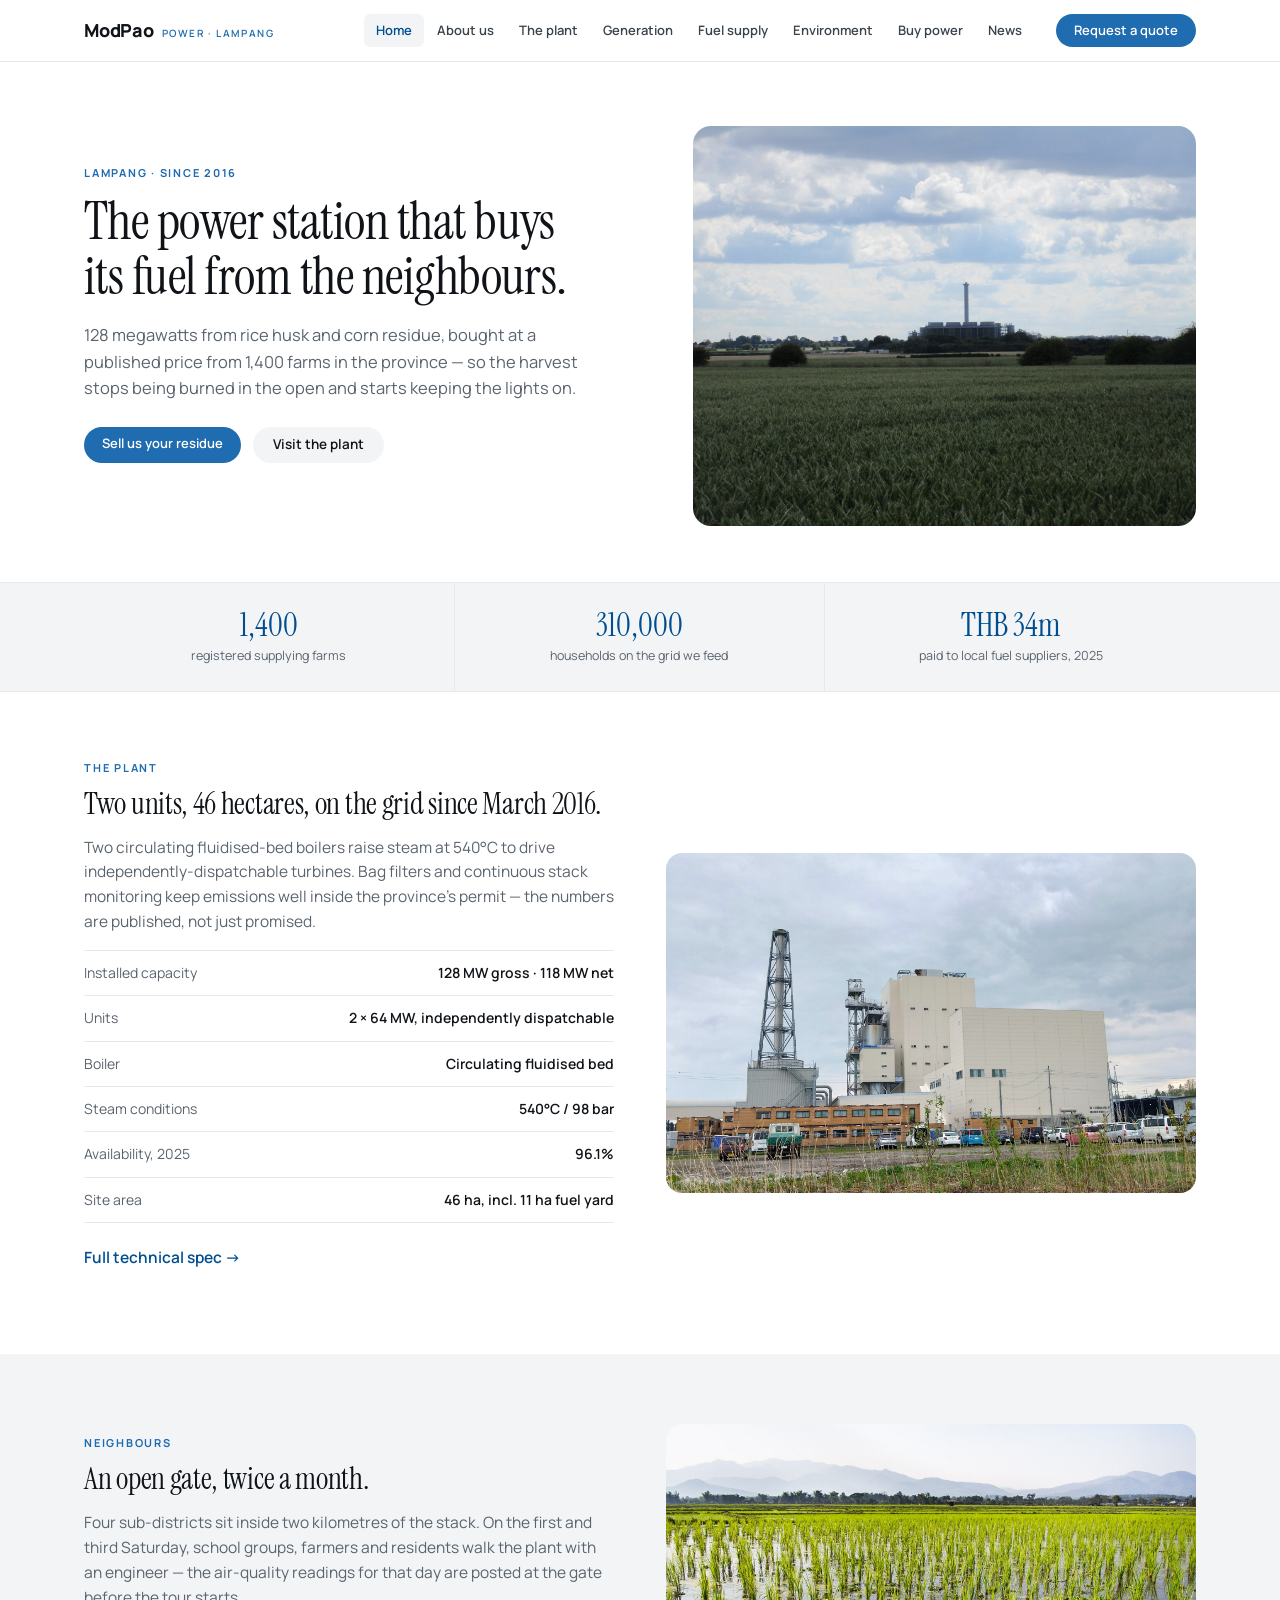
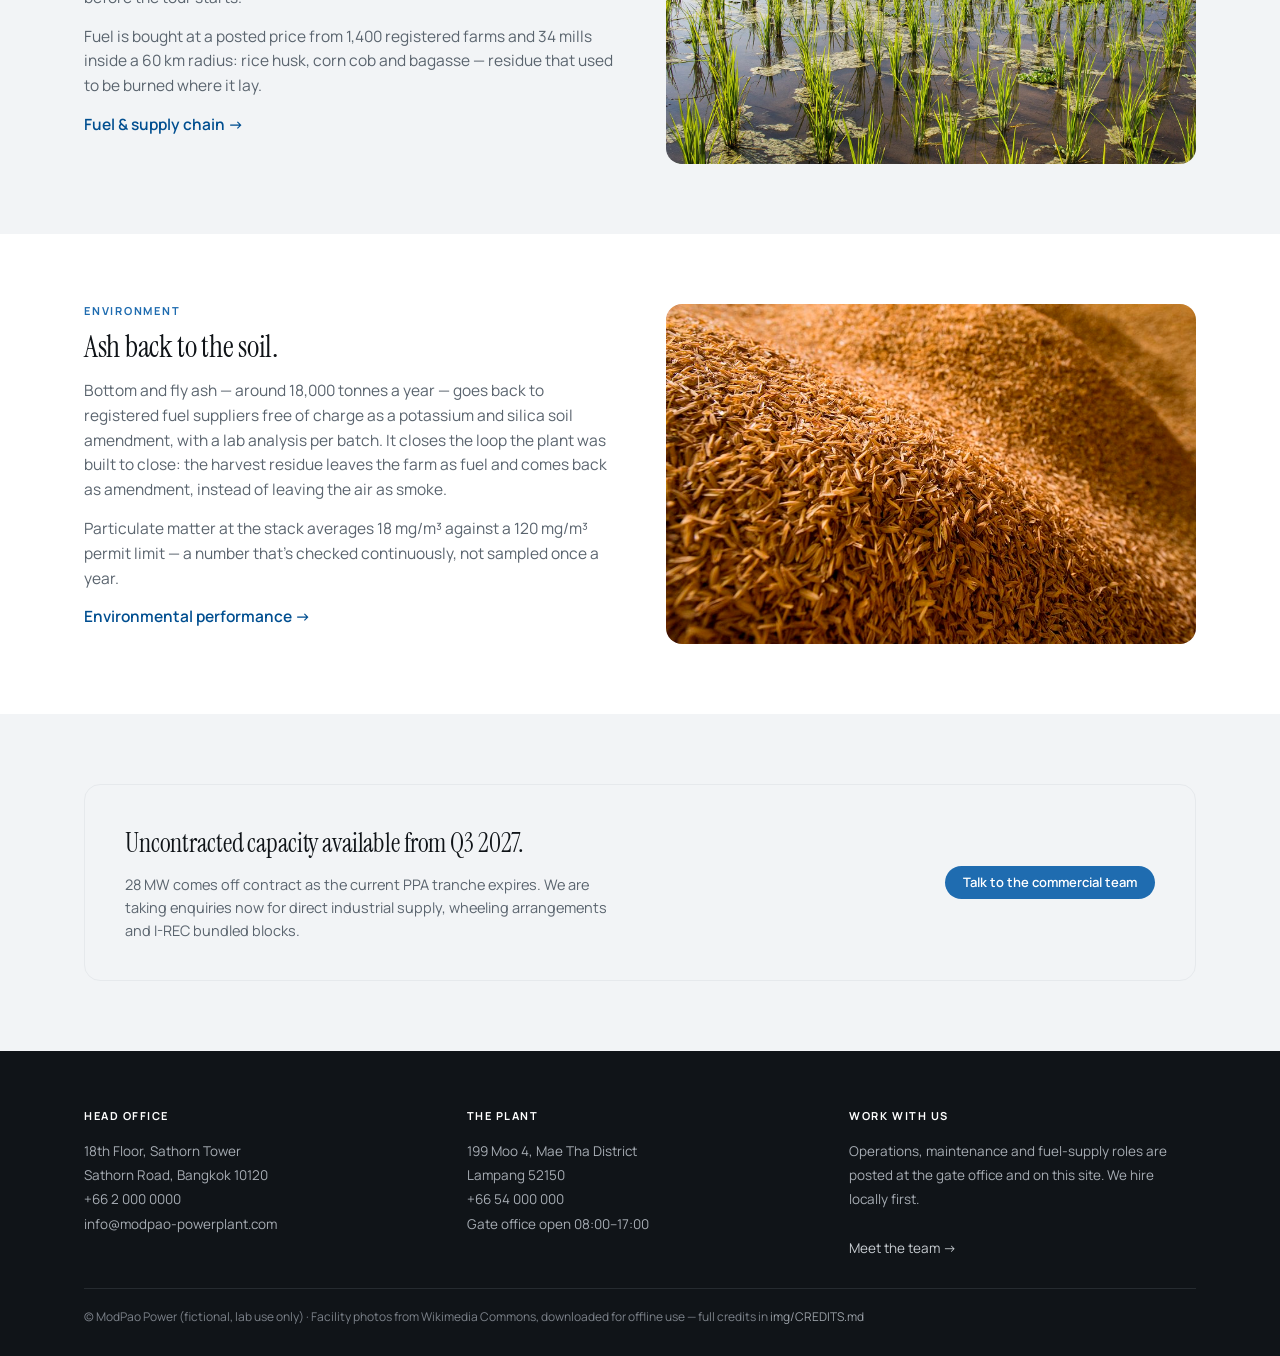
<file: index.html>
<!doctype html>
<html lang="en"><head><meta charset="utf-8">
<meta name="viewport" content="width=device-width, initial-scale=1">
<title>ModPao Power — Lampang</title>
<link rel="icon" type="image/svg+xml" href="/favicon.svg">
<link rel="preconnect" href="https://fonts.googleapis.com"><link rel="preconnect" href="https://fonts.gstatic.com" crossorigin>
<link href="https://fonts.googleapis.com/css2?family=Instrument+Serif:ital@0;1&family=Manrope:wght@400;500;600;700;800&display=swap" rel="stylesheet">
<link rel="stylesheet" href="/site.css">
<style>
/* home-specific */
.hero{padding:64px 0 0}
.hero .grid{display:grid;grid-template-columns:minmax(0,1.05fr) minmax(0,.95fr);gap:52px;align-items:center;padding-bottom:56px}
.badge{font:700 11px/1 Manrope,sans-serif;letter-spacing:.16em;color:var(--blue);text-transform:uppercase;margin-bottom:16px}
.hero h1{font-family:'Instrument Serif',Georgia,serif;font-weight:400;font-size:52px;line-height:1.06;margin:0 0 18px;text-wrap:balance}
.hero p.lede{color:var(--mut);font-size:16.5px;max-width:52ch;margin:0 0 26px}
.btnrow{display:flex;gap:12px;flex-wrap:wrap;margin-bottom:22px}
.hero-img{border-radius:18px;overflow:hidden;height:400px}
.hero-img img{width:100%;height:100%;object-fit:cover;display:block}
@media(max-width:860px){.hero .grid{grid-template-columns:1fr}.hero h1{font-size:38px}.hero-img{height:260px}}
</style></head><body>

<header class="site"><div class="bar">
  <a class="word" href="/index.html">ModPao<span class="sub">Power · Lampang</span></a>
  <nav class="site">
    <a class="current" href="/index.html">Home</a>
    <a href="/about.html">About us</a>
    <a href="/plant.html">The plant</a>
    <a href="/generation.html">Generation</a>
    <a href="/fuel.html">Fuel supply</a>
    <a href="/environment.html">Environment</a>
    <a href="/buy.html">Buy power</a>
    <a href="/news.html">News</a>
  </nav>
  <a class="pill" href="/buy.html">Request a quote</a>
</div></header>

<section class="hero">
  <div class="wrap">
    <div class="grid">
      <div>
        <div class="badge">Lampang · since 2016</div>
        <h1>The power station that buys its fuel from the neighbours.</h1>
        <p class="lede">128 megawatts from rice husk and corn residue, bought at a published
        price from 1,400 farms in the province — so the harvest stops being burned in
        the open and starts keeping the lights on.</p>
        <div class="btnrow">
          <a class="pill" href="/fuel.html">Sell us your residue</a>
          <a class="pill-o" href="/plant.html">Visit the plant</a>
        </div>
      </div>
      <div class="hero-img"><img src="/img/hero-field.jpg" alt="ModPao biomass plant seen across the fields that supply it"></div>
    </div>
  </div>
</section>

<div class="stats-strip">
  <div class="wrap"><div class="row">
    <div class="cell"><div class="n">1,400</div><div class="l">registered supplying farms</div></div>
    <div class="cell"><div class="n">310,000</div><div class="l">households on the grid we feed</div></div>
    <div class="cell"><div class="n">THB 34m</div><div class="l">paid to local fuel suppliers, 2025</div></div>
  </div></div>
</div>

<section class="pane">
  <div class="wrap"><div class="grid2 center">
    <div>
      <div class="eyebrow">The plant</div>
      <h2>Two units, 46 hectares, on the grid since March 2016.</h2>
      <p>Two circulating fluidised-bed boilers raise steam at 540°C to drive
      independently-dispatchable turbines. Bag filters and continuous stack
      monitoring keep emissions well inside the province's permit — the numbers
      are published, not just promised.</p>
      <ul class="dlist">
        <li><span>Installed capacity</span><b>128 MW gross · 118 MW net</b></li>
        <li><span>Units</span><b>2 × 64 MW, independently dispatchable</b></li>
        <li><span>Boiler</span><b>Circulating fluidised bed</b></li>
        <li><span>Steam conditions</span><b>540°C / 98 bar</b></li>
        <li><span>Availability, 2025</span><b>96.1%</b></li>
        <li><span>Site area</span><b>46 ha, incl. 11 ha fuel yard</b></li>
      </ul>
      <p style="margin-top:22px"><a href="/plant.html" style="color:var(--blue-d);font-weight:600;text-decoration:none">Full technical spec →</a></p>
    </div>
    <div class="ph"><img src="/img/plant-exterior.jpg" alt="ModPao plant exterior, boiler house and stack"></div>
  </div></div>
</section>

<section class="pane band">
  <div class="wrap"><div class="grid2 center rev">
    <div class="ph"><img src="/img/paddy-fields.jpg" alt="Rice paddies in the province that supplies ModPao's fuel"></div>
    <div>
      <div class="eyebrow">Neighbours</div>
      <h2>An open gate, twice a month.</h2>
      <p>Four sub-districts sit inside two kilometres of the stack. On the first
      and third Saturday, school groups, farmers and residents walk the plant
      with an engineer — the air-quality readings for that day are posted at
      the gate before the tour starts.</p>
      <p>Fuel is bought at a posted price from 1,400 registered farms and 34
      mills inside a 60&nbsp;km radius: rice husk, corn cob and bagasse — residue
      that used to be burned where it lay.</p>
      <p style="margin-top:14px"><a href="/fuel.html" style="color:var(--blue-d);font-weight:600;text-decoration:none">Fuel &amp; supply chain →</a></p>
    </div>
  </div></div>
</section>

<section class="pane">
  <div class="wrap"><div class="grid2 center">
    <div>
      <div class="eyebrow">Environment</div>
      <h2>Ash back to the soil.</h2>
      <p>Bottom and fly ash — around 18,000 tonnes a year — goes back to
      registered fuel suppliers free of charge as a potassium and silica soil
      amendment, with a lab analysis per batch. It closes the loop the plant
      was built to close: the harvest residue leaves the farm as fuel and comes
      back as amendment, instead of leaving the air as smoke.</p>
      <p>Particulate matter at the stack averages 18&nbsp;mg/m³ against a
      120&nbsp;mg/m³ permit limit — a number that's checked continuously, not
      sampled once a year.</p>
      <p style="margin-top:14px"><a href="/environment.html" style="color:var(--blue-d);font-weight:600;text-decoration:none">Environmental performance →</a></p>
    </div>
    <div class="ph"><img src="/img/rice-husk.jpg" alt="Rice husk, the plant's primary fuel"></div>
  </div></div>
</section>

<section class="pane band">
  <div class="wrap">
    <div class="cta-banner">
      <div>
        <h3>Uncontracted capacity available from Q3 2027.</h3>
        <p>28 MW comes off contract as the current PPA tranche expires. We are
        taking enquiries now for direct industrial supply, wheeling arrangements
        and I-REC bundled blocks.</p>
      </div>
      <a class="pill" href="/buy.html">Talk to the commercial team</a>
    </div>
  </div>
</section>

<footer class="site" id="contact">
  <div class="wrap">
    <div class="grid3">
      <div>
        <h4>Head office</h4>
        <p>18th Floor, Sathorn Tower<br>Sathorn Road, Bangkok 10120<br>+66 2 000 0000<br>info@modpao-powerplant.com</p>
      </div>
      <div>
        <h4>The plant</h4>
        <p>199 Moo 4, Mae Tha District<br>Lampang 52150<br>+66 54 000 000<br>Gate office open 08:00–17:00</p>
      </div>
      <div>
        <h4>Work with us</h4>
        <p>Operations, maintenance and fuel-supply roles are posted at the gate
        office and on this site. We hire locally first.<br><br>
        <a href="/team.html">Meet the team →</a></p>
      </div>
    </div>
    <div class="fbottom">
      © ModPao Power (fictional, lab use only) ·
      Facility photos from Wikimedia Commons, downloaded for offline use — full credits in
      <a href="/img/CREDITS.md">img/CREDITS.md</a>
    </div>
  </div>
</footer>

</body></html>
</file>
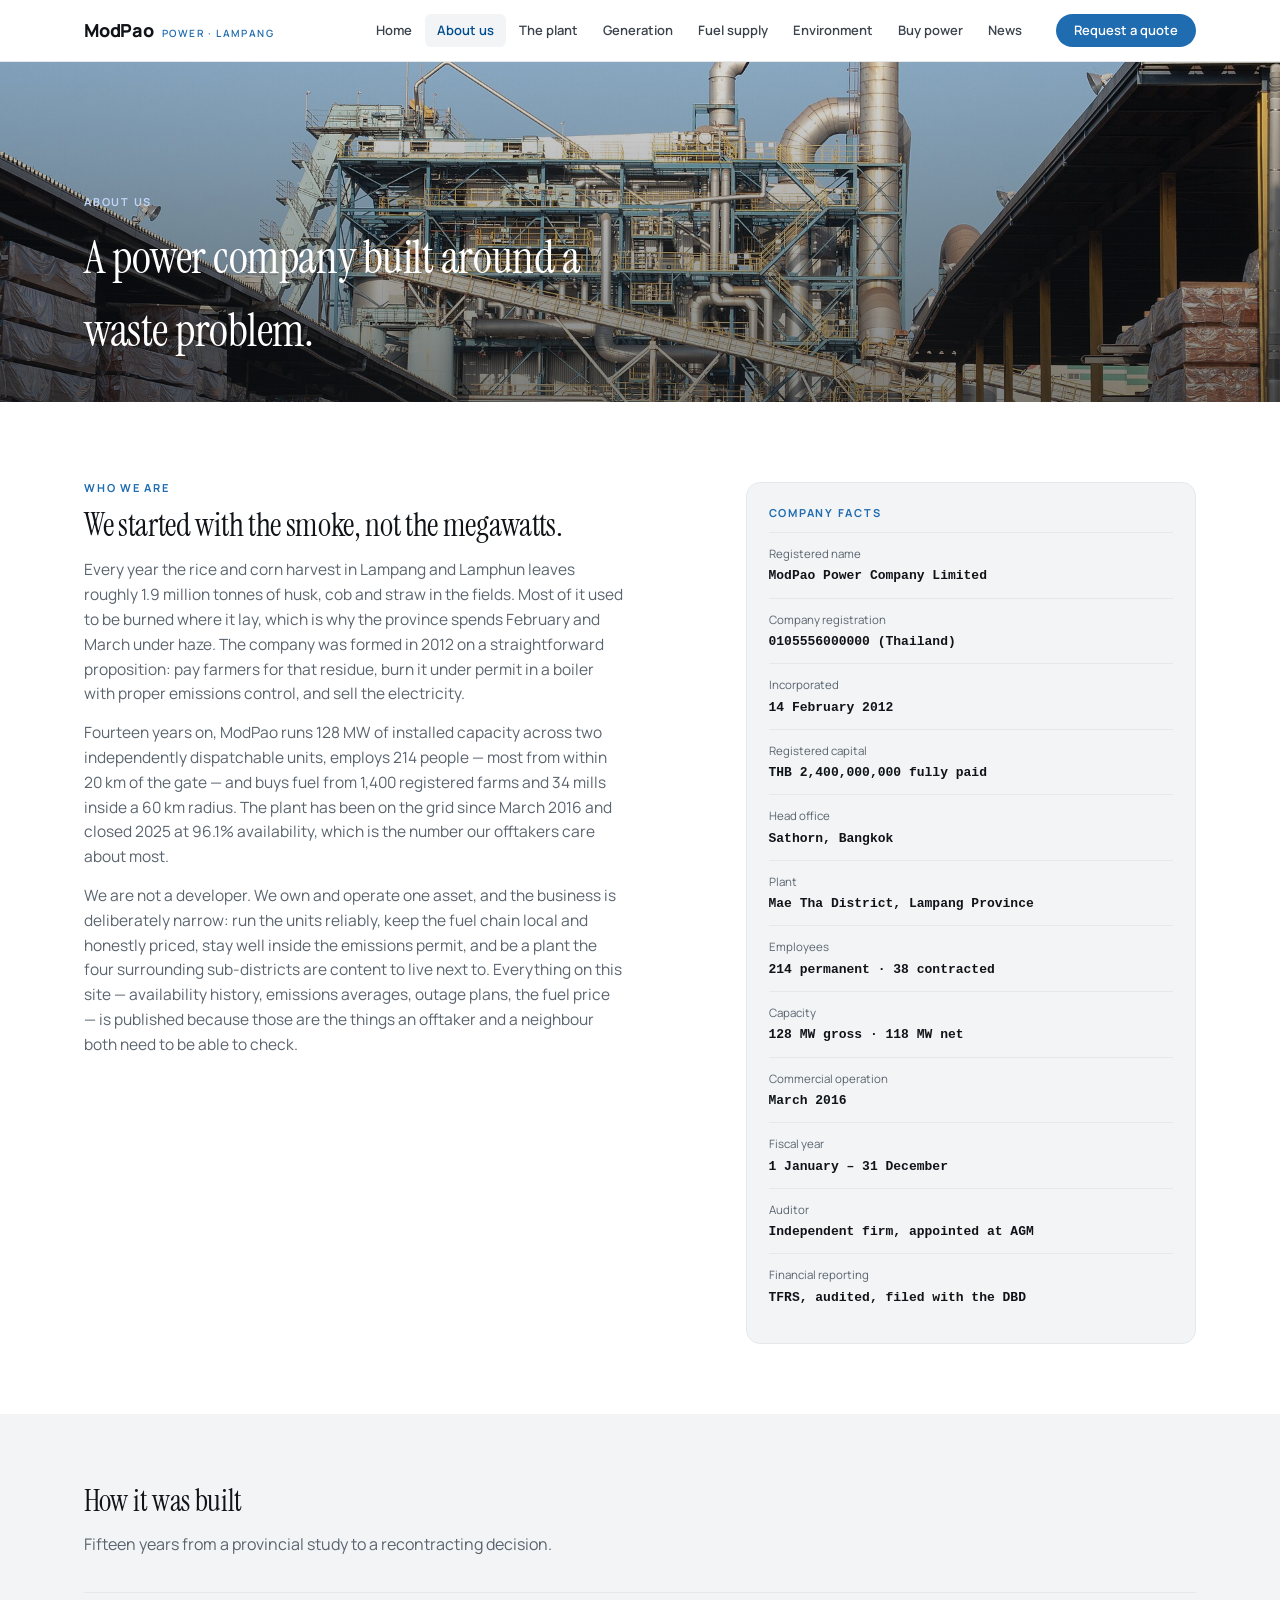
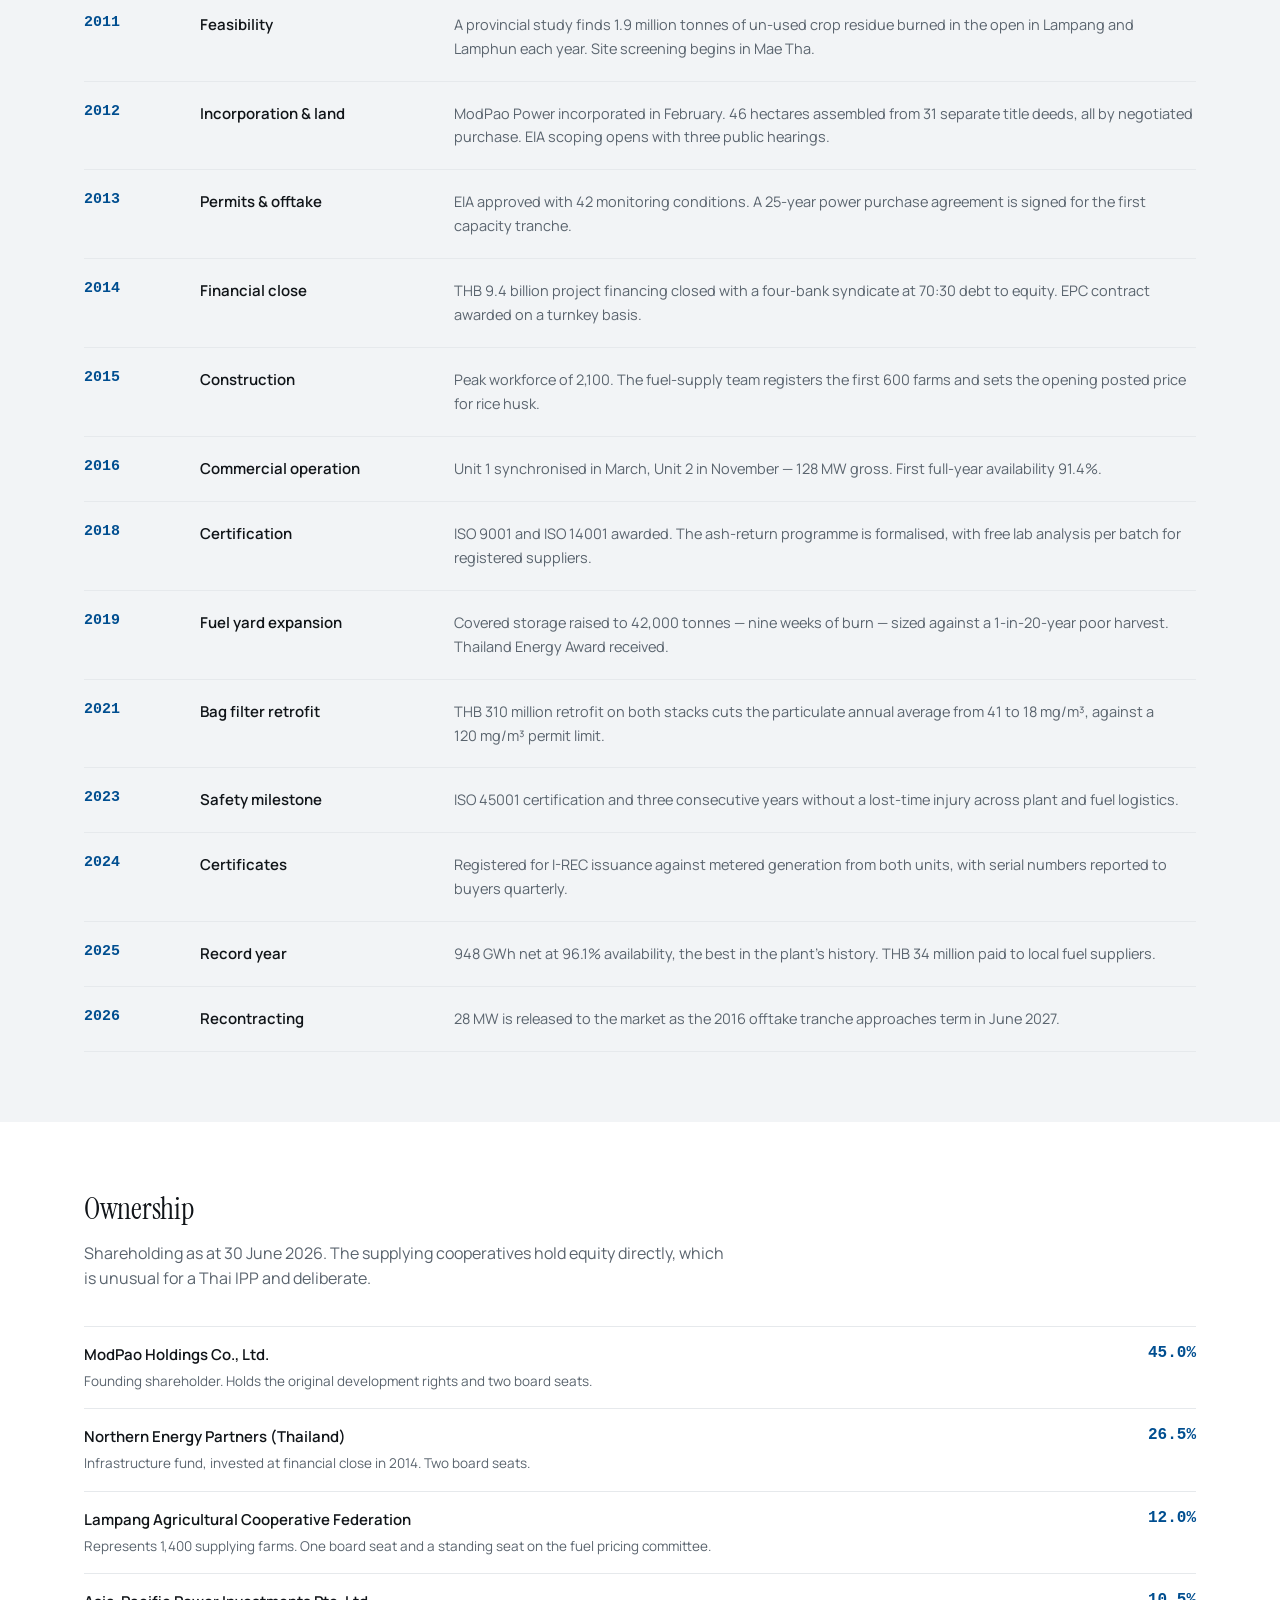
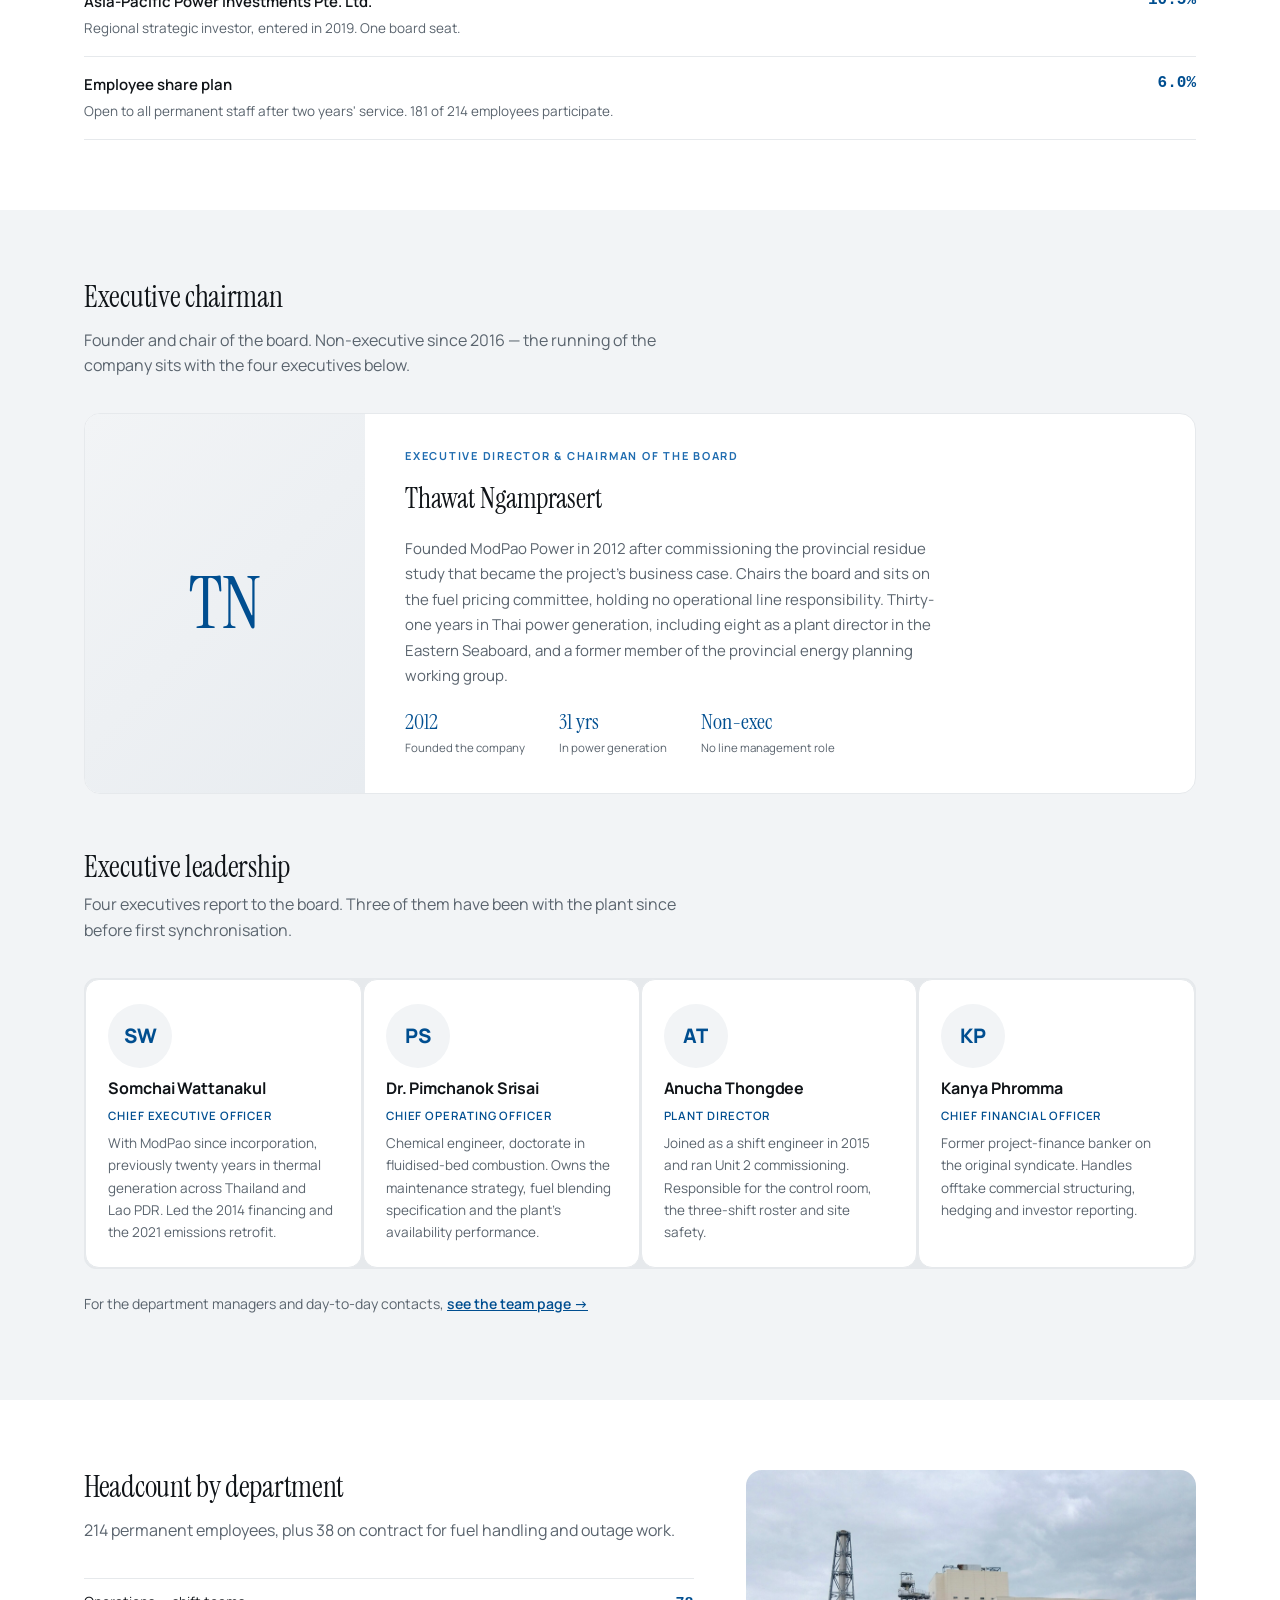
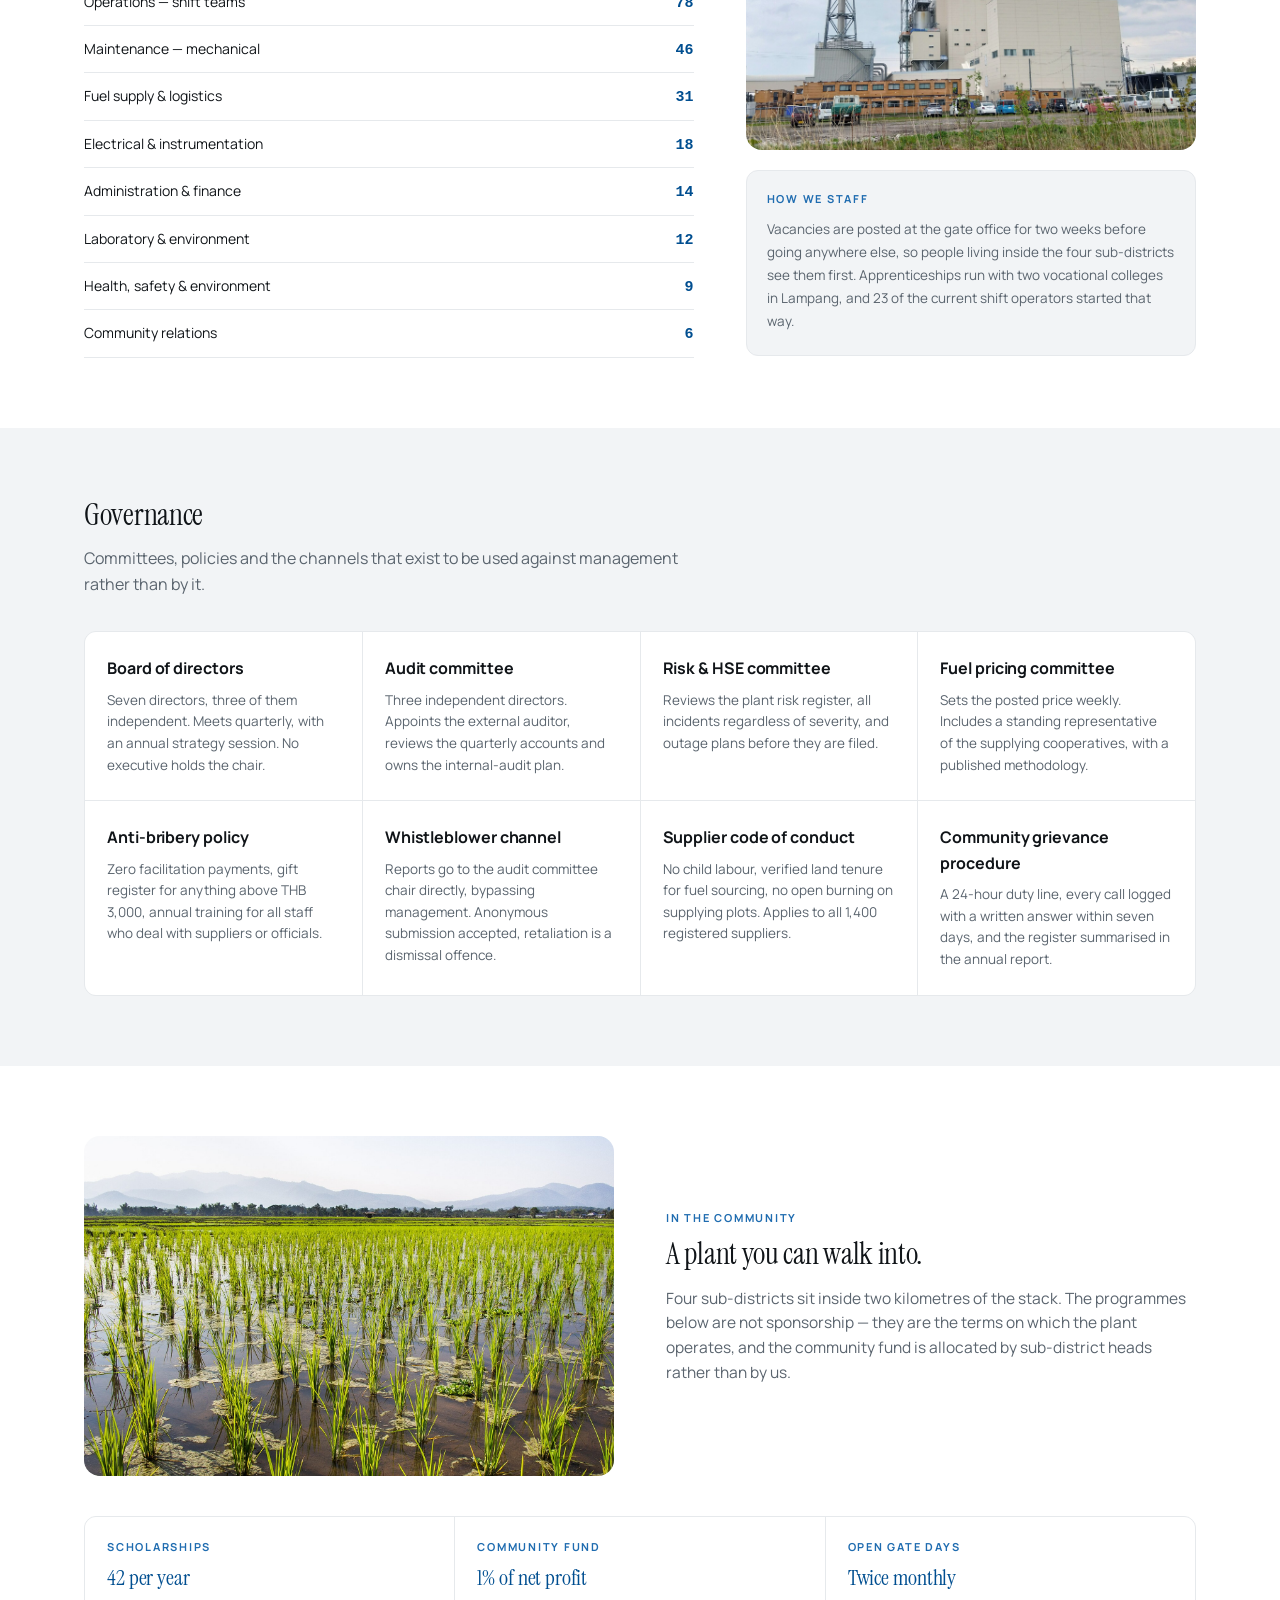
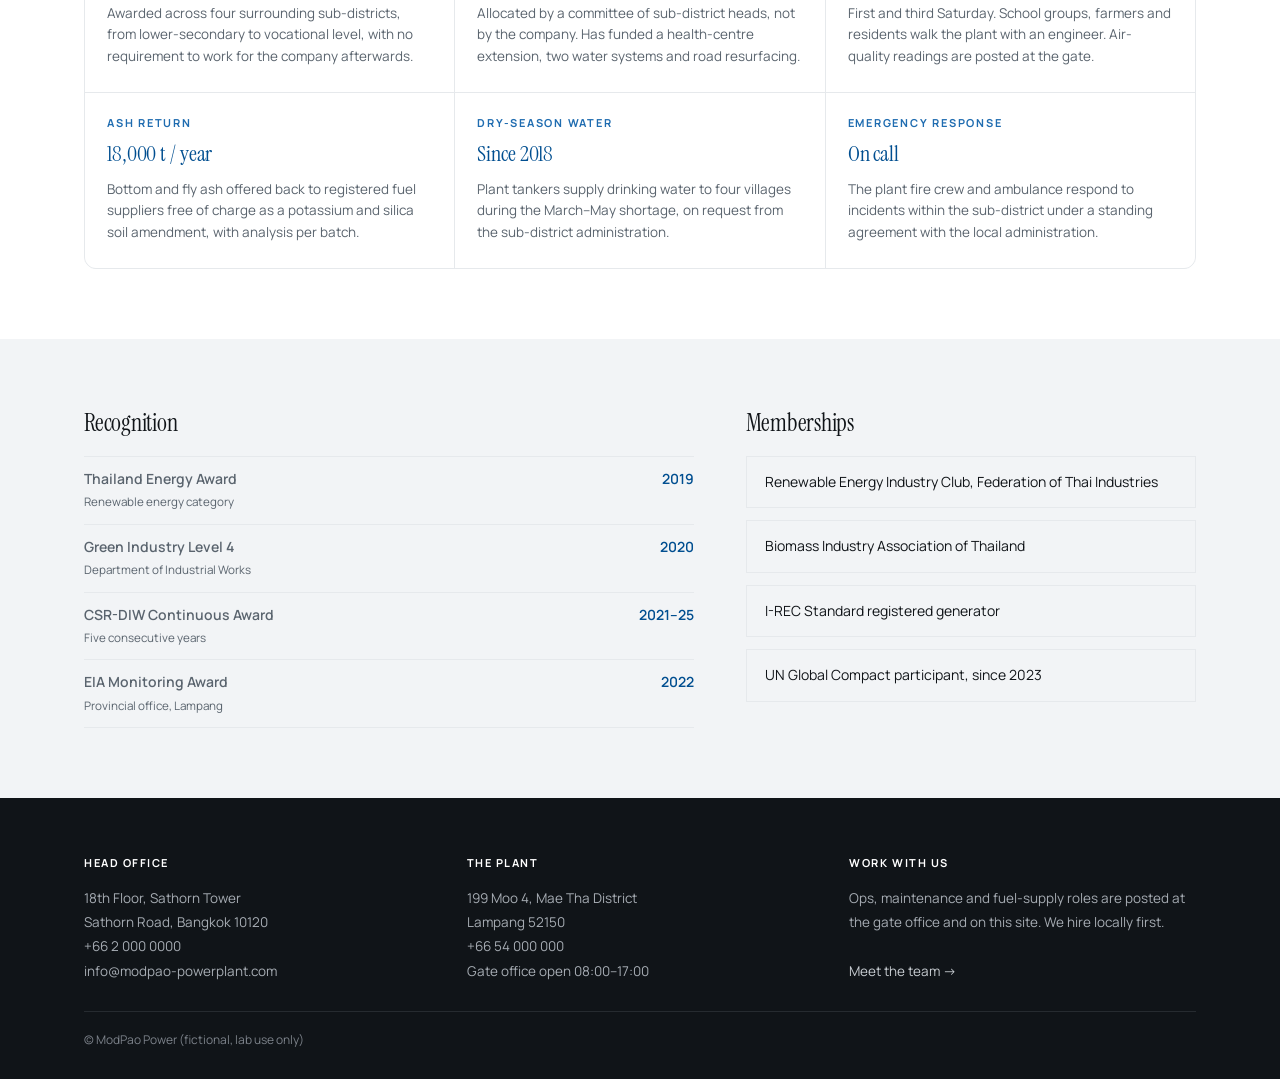
<file: about.html>
<!doctype html>
<html lang="en"><head><meta charset="utf-8">
<meta name="viewport" content="width=device-width, initial-scale=1">
<title>About us — ModPao Power</title>
<link rel="icon" type="image/svg+xml" href="/favicon.svg">
<link rel="preconnect" href="https://fonts.googleapis.com"><link rel="preconnect" href="https://fonts.gstatic.com" crossorigin>
<link href="https://fonts.googleapis.com/css2?family=Instrument+Serif:ital@0;1&family=Manrope:wght@400;500;600;700;800&display=swap" rel="stylesheet">
<link rel="stylesheet" href="/site.css">
<style>
.leader-card{background:#fff;border:1px solid var(--line);border-radius:14px;padding:24px 22px;display:flex;flex-direction:column;gap:12px}
.leader-card .av{width:64px;height:64px;border-radius:50%;background:var(--bg2);display:flex;align-items:center;justify-content:center;font:800 20px/1 Manrope,sans-serif;color:var(--blue-d)}
.leader-card h3{margin:0;font-family:Manrope,sans-serif;font-weight:700;font-size:16px}
.leader-card .role{font:600 11.5px/1.3 Manrope,sans-serif;color:var(--blue-d);text-transform:uppercase;letter-spacing:.08em}
.leader-card p{color:var(--mut);font-size:13.5px;margin:0;line-height:1.65}
.chair{border:1px solid var(--line);background:#fff;border-radius:16px;display:grid;grid-template-columns:minmax(0,280px) minmax(0,1fr);gap:0;overflow:hidden}
.chair .avwrap{background:linear-gradient(135deg,var(--bg2),#e8ecf0);display:flex;align-items:center;justify-content:center;min-height:280px}
.chair .avwrap span{font:400 72px/1 'Instrument Serif',serif;color:var(--blue-d)}
.chair .body{padding:36px 40px;display:flex;flex-direction:column;gap:14px}
.chair .eyebrow{margin-bottom:2px}
.chair h3{font-family:'Instrument Serif',serif;font-weight:400;font-size:28px;margin:0}
.chair p{color:var(--mut);font-size:15px;margin:0;line-height:1.7;max-width:60ch}
.chair-stats{display:flex;gap:34px;flex-wrap:wrap;margin-top:8px}
.chair-stats .st .n{font:400 22px/1 'Instrument Serif',serif;color:var(--blue-d)}
.chair-stats .st .l{font-size:11.5px;color:var(--mut);margin-top:6px}
@media(max-width:720px){.chair{grid-template-columns:1fr}.chair .avwrap{min-height:160px}}
.factsbox{border:1px solid var(--line);background:var(--bg2);border-radius:14px;padding:24px 22px}
.factsbox .eyebrow{margin-bottom:14px}
.factsbox ul{list-style:none;margin:0;padding:0;border-top:1px solid var(--line)}
.factsbox li{display:flex;flex-direction:column;gap:4px;padding:12px 0;border-bottom:1px solid var(--line)}
.factsbox li:last-child{border-bottom:none}
.factsbox li .k{font-size:11.5px;color:var(--mut)}
.factsbox li .v{font:600 13px/1.4 ui-monospace,Consolas,monospace}
.owners{border-top:1px solid var(--line)}
.owners .row{display:grid;grid-template-columns:minmax(0,1fr) minmax(0,80px);gap:20px;padding:16px 0;border-bottom:1px solid var(--line);align-items:start}
.owners .n{font-weight:600;font-size:15px}
.owners .d{color:var(--mut);font-size:13.5px;margin-top:4px}
.owners .p{font:600 16px/1.3 ui-monospace,Consolas,monospace;color:var(--blue-d);text-align:right}
.depts{border-top:1px solid var(--line)}
.depts .row{display:flex;justify-content:space-between;padding:12px 0;border-bottom:1px solid var(--line);align-items:baseline}
.depts .row .d{font-size:14px}
.depts .row .h{font:600 15px/1 ui-monospace,Consolas,monospace;color:var(--blue-d)}
</style></head><body>

<header class="site"><div class="bar">
  <a class="word" href="/index.html">ModPao<span class="sub">Power · Lampang</span></a>
  <nav class="site">
    <a href="/index.html">Home</a>
    <a class="current" href="/about.html">About us</a>
    <a href="/plant.html">The plant</a>
    <a href="/generation.html">Generation</a>
    <a href="/fuel.html">Fuel supply</a>
    <a href="/environment.html">Environment</a>
    <a href="/buy.html">Buy power</a>
    <a href="/news.html">News</a>
  </nav>
  <a class="pill" href="/buy.html">Request a quote</a>
</div></header>

<div class="phero-img">
  <img src="/img/plant-detail.jpg" alt="ModPao biomass plant seen across the site">
  <div class="overlay"><div class="wrap">
    <div class="eyebrow">About us</div>
    <h1>A power company built around a waste problem.</h1>
  </div></div>
</div>

<section class="pane">
  <div class="wrap"><div class="grid2 split">
    <div>
      <div class="eyebrow">Who we are</div>
      <h2 style="font-size:32px">We started with the smoke, not the megawatts.</h2>
      <p>Every year the rice and corn harvest in Lampang and Lamphun leaves roughly
      1.9&nbsp;million tonnes of husk, cob and straw in the fields. Most of it used to be
      burned where it lay, which is why the province spends February and March under haze.
      The company was formed in 2012 on a straightforward proposition: pay farmers for
      that residue, burn it under permit in a boiler with proper emissions control, and
      sell the electricity.</p>
      <p>Fourteen years on, ModPao runs 128&nbsp;MW of installed capacity across two
      independently dispatchable units, employs 214 people — most from within 20&nbsp;km of
      the gate — and buys fuel from 1,400 registered farms and 34 mills inside a 60&nbsp;km
      radius. The plant has been on the grid since March 2016 and closed 2025 at 96.1%
      availability, which is the number our offtakers care about most.</p>
      <p>We are not a developer. We own and operate one asset, and the business is
      deliberately narrow: run the units reliably, keep the fuel chain local and honestly
      priced, stay well inside the emissions permit, and be a plant the four surrounding
      sub-districts are content to live next to. Everything on this site — availability
      history, emissions averages, outage plans, the fuel price — is published because
      those are the things an offtaker and a neighbour both need to be able to check.</p>
    </div>
    <div class="factsbox">
      <div class="eyebrow">Company facts</div>
      <ul>
        <li><span class="k">Registered name</span><span class="v">ModPao Power Company Limited</span></li>
        <li><span class="k">Company registration</span><span class="v">0105556000000 (Thailand)</span></li>
        <li><span class="k">Incorporated</span><span class="v">14 February 2012</span></li>
        <li><span class="k">Registered capital</span><span class="v">THB 2,400,000,000 fully paid</span></li>
        <li><span class="k">Head office</span><span class="v">Sathorn, Bangkok</span></li>
        <li><span class="k">Plant</span><span class="v">Mae Tha District, Lampang Province</span></li>
        <li><span class="k">Employees</span><span class="v">214 permanent · 38 contracted</span></li>
        <li><span class="k">Capacity</span><span class="v">128 MW gross · 118 MW net</span></li>
        <li><span class="k">Commercial operation</span><span class="v">March 2016</span></li>
        <li><span class="k">Fiscal year</span><span class="v">1 January – 31 December</span></li>
        <li><span class="k">Auditor</span><span class="v">Independent firm, appointed at AGM</span></li>
        <li><span class="k">Financial reporting</span><span class="v">TFRS, audited, filed with the DBD</span></li>
      </ul>
    </div>
  </div></div>
</section>

<section class="pane band">
  <div class="wrap">
    <h2>How it was built</h2>
    <p class="lede">Fifteen years from a provincial study to a recontracting decision.</p>
    <div class="timeline">
      <div class="row"><div class="y">2011</div><div class="t">Feasibility</div><div class="d">A provincial study finds 1.9&nbsp;million tonnes of un-used crop residue burned in the open in Lampang and Lamphun each year. Site screening begins in Mae Tha.</div></div>
      <div class="row"><div class="y">2012</div><div class="t">Incorporation &amp; land</div><div class="d">ModPao Power incorporated in February. 46 hectares assembled from 31 separate title deeds, all by negotiated purchase. EIA scoping opens with three public hearings.</div></div>
      <div class="row"><div class="y">2013</div><div class="t">Permits &amp; offtake</div><div class="d">EIA approved with 42 monitoring conditions. A 25-year power purchase agreement is signed for the first capacity tranche.</div></div>
      <div class="row"><div class="y">2014</div><div class="t">Financial close</div><div class="d">THB 9.4 billion project financing closed with a four-bank syndicate at 70:30 debt to equity. EPC contract awarded on a turnkey basis.</div></div>
      <div class="row"><div class="y">2015</div><div class="t">Construction</div><div class="d">Peak workforce of 2,100. The fuel-supply team registers the first 600 farms and sets the opening posted price for rice husk.</div></div>
      <div class="row"><div class="y">2016</div><div class="t">Commercial operation</div><div class="d">Unit&nbsp;1 synchronised in March, Unit&nbsp;2 in November — 128&nbsp;MW gross. First full-year availability 91.4%.</div></div>
      <div class="row"><div class="y">2018</div><div class="t">Certification</div><div class="d">ISO&nbsp;9001 and ISO&nbsp;14001 awarded. The ash-return programme is formalised, with free lab analysis per batch for registered suppliers.</div></div>
      <div class="row"><div class="y">2019</div><div class="t">Fuel yard expansion</div><div class="d">Covered storage raised to 42,000 tonnes — nine weeks of burn — sized against a 1-in-20-year poor harvest. Thailand Energy Award received.</div></div>
      <div class="row"><div class="y">2021</div><div class="t">Bag filter retrofit</div><div class="d">THB 310&nbsp;million retrofit on both stacks cuts the particulate annual average from 41 to 18&nbsp;mg/m³, against a 120&nbsp;mg/m³ permit limit.</div></div>
      <div class="row"><div class="y">2023</div><div class="t">Safety milestone</div><div class="d">ISO&nbsp;45001 certification and three consecutive years without a lost-time injury across plant and fuel logistics.</div></div>
      <div class="row"><div class="y">2024</div><div class="t">Certificates</div><div class="d">Registered for I-REC issuance against metered generation from both units, with serial numbers reported to buyers quarterly.</div></div>
      <div class="row"><div class="y">2025</div><div class="t">Record year</div><div class="d">948 GWh net at 96.1% availability, the best in the plant's history. THB 34&nbsp;million paid to local fuel suppliers.</div></div>
      <div class="row"><div class="y">2026</div><div class="t">Recontracting</div><div class="d">28&nbsp;MW is released to the market as the 2016 offtake tranche approaches term in June 2027.</div></div>
    </div>
  </div>
</section>

<section class="pane">
  <div class="wrap">
    <h2>Ownership</h2>
    <p class="lede">Shareholding as at 30 June 2026. The supplying cooperatives hold equity
    directly, which is unusual for a Thai IPP and deliberate.</p>
    <div class="owners">
      <div class="row"><div><div class="n">ModPao Holdings Co., Ltd.</div><div class="d">Founding shareholder. Holds the original development rights and two board seats.</div></div><div class="p">45.0%</div></div>
      <div class="row"><div><div class="n">Northern Energy Partners (Thailand)</div><div class="d">Infrastructure fund, invested at financial close in 2014. Two board seats.</div></div><div class="p">26.5%</div></div>
      <div class="row"><div><div class="n">Lampang Agricultural Cooperative Federation</div><div class="d">Represents 1,400 supplying farms. One board seat and a standing seat on the fuel pricing committee.</div></div><div class="p">12.0%</div></div>
      <div class="row"><div><div class="n">Asia-Pacific Power Investments Pte. Ltd.</div><div class="d">Regional strategic investor, entered in 2019. One board seat.</div></div><div class="p">10.5%</div></div>
      <div class="row"><div><div class="n">Employee share plan</div><div class="d">Open to all permanent staff after two years' service. 181 of 214 employees participate.</div></div><div class="p">6.0%</div></div>
    </div>
  </div>
</section>

<section class="pane band" id="leadership">
  <div class="wrap">
    <h2>Executive chairman</h2>
    <p class="lede">Founder and chair of the board. Non-executive since 2016 — the running of the company sits with the four executives below.</p>
    <div class="chair" style="margin-bottom:56px">
      <div class="avwrap"><span>TN</span></div>
      <div class="body">
        <div class="eyebrow">Executive director &amp; chairman of the board</div>
        <h3>Thawat Ngamprasert</h3>
        <p>Founded ModPao Power in 2012 after commissioning the provincial residue study
        that became the project's business case. Chairs the board and sits on the fuel
        pricing committee, holding no operational line responsibility. Thirty-one years
        in Thai power generation, including eight as a plant director in the Eastern
        Seaboard, and a former member of the provincial energy planning working group.</p>
        <div class="chair-stats">
          <div class="st"><div class="n">2012</div><div class="l">Founded the company</div></div>
          <div class="st"><div class="n">31 yrs</div><div class="l">In power generation</div></div>
          <div class="st"><div class="n">Non-exec</div><div class="l">No line management role</div></div>
        </div>
      </div>
    </div>

    <h2 style="margin-bottom:8px">Executive leadership</h2>
    <p class="lede">Four executives report to the board. Three of them have been with the plant since before first synchronisation.</p>
    <div class="cards four">
      <div class="leader-card">
        <div class="av">SW</div>
        <h3>Somchai Wattanakul</h3>
        <div class="role">Chief Executive Officer</div>
        <p>With ModPao since incorporation, previously twenty years in thermal generation across Thailand and Lao&nbsp;PDR. Led the 2014 financing and the 2021 emissions retrofit.</p>
      </div>
      <div class="leader-card">
        <div class="av">PS</div>
        <h3>Dr. Pimchanok Srisai</h3>
        <div class="role">Chief Operating Officer</div>
        <p>Chemical engineer, doctorate in fluidised-bed combustion. Owns the maintenance strategy, fuel blending specification and the plant's availability performance.</p>
      </div>
      <div class="leader-card">
        <div class="av">AT</div>
        <h3>Anucha Thongdee</h3>
        <div class="role">Plant Director</div>
        <p>Joined as a shift engineer in 2015 and ran Unit&nbsp;2 commissioning. Responsible for the control room, the three-shift roster and site safety.</p>
      </div>
      <div class="leader-card">
        <div class="av">KP</div>
        <h3>Kanya Phromma</h3>
        <div class="role">Chief Financial Officer</div>
        <p>Former project-finance banker on the original syndicate. Handles offtake commercial structuring, hedging and investor reporting.</p>
      </div>
    </div>
    <p style="margin-top:24px;font-size:14px;color:var(--mut)">
      For the department managers and day-to-day contacts,
      <a href="/team.html" style="color:var(--blue-d);font-weight:600">see the team page →</a>
    </p>
  </div>
</section>

<section class="pane">
  <div class="wrap"><div class="grid2 split">
    <div>
      <h2>Headcount by department</h2>
      <p class="lede">214 permanent employees, plus 38 on contract for fuel handling and outage work.</p>
      <div class="depts">
        <div class="row"><div class="d">Operations — shift teams</div><div class="h">78</div></div>
        <div class="row"><div class="d">Maintenance — mechanical</div><div class="h">46</div></div>
        <div class="row"><div class="d">Fuel supply &amp; logistics</div><div class="h">31</div></div>
        <div class="row"><div class="d">Electrical &amp; instrumentation</div><div class="h">18</div></div>
        <div class="row"><div class="d">Administration &amp; finance</div><div class="h">14</div></div>
        <div class="row"><div class="d">Laboratory &amp; environment</div><div class="h">12</div></div>
        <div class="row"><div class="d">Health, safety &amp; environment</div><div class="h">9</div></div>
        <div class="row"><div class="d">Community relations</div><div class="h">6</div></div>
      </div>
    </div>
    <div>
      <div class="ph" style="height:280px"><img src="/img/plant-exterior.jpg" alt="Plant exterior at handover"></div>
      <div style="border:1px solid var(--line);background:var(--bg2);padding:22px 20px;border-radius:12px;margin-top:20px">
        <div class="eyebrow">How we staff</div>
        <p style="margin:0;color:var(--mut);font-size:13.5px;line-height:1.7">Vacancies are posted at the gate office for two weeks before going anywhere else,
        so people living inside the four sub-districts see them first. Apprenticeships run
        with two vocational colleges in Lampang, and 23 of the current shift operators
        started that way.</p>
      </div>
    </div>
  </div></div>
</section>

<section class="pane band">
  <div class="wrap">
    <h2>Governance</h2>
    <p class="lede">Committees, policies and the channels that exist to be used against management rather than by it.</p>
    <div class="cards four">
      <div><h3>Board of directors</h3><p>Seven directors, three of them independent. Meets quarterly, with an annual strategy session. No executive holds the chair.</p></div>
      <div><h3>Audit committee</h3><p>Three independent directors. Appoints the external auditor, reviews the quarterly accounts and owns the internal-audit plan.</p></div>
      <div><h3>Risk &amp; HSE committee</h3><p>Reviews the plant risk register, all incidents regardless of severity, and outage plans before they are filed.</p></div>
      <div><h3>Fuel pricing committee</h3><p>Sets the posted price weekly. Includes a standing representative of the supplying cooperatives, with a published methodology.</p></div>
      <div><h3>Anti-bribery policy</h3><p>Zero facilitation payments, gift register for anything above THB 3,000, annual training for all staff who deal with suppliers or officials.</p></div>
      <div><h3>Whistleblower channel</h3><p>Reports go to the audit committee chair directly, bypassing management. Anonymous submission accepted, retaliation is a dismissal offence.</p></div>
      <div><h3>Supplier code of conduct</h3><p>No child labour, verified land tenure for fuel sourcing, no open burning on supplying plots. Applies to all 1,400 registered suppliers.</p></div>
      <div><h3>Community grievance procedure</h3><p>A 24-hour duty line, every call logged with a written answer within seven days, and the register summarised in the annual report.</p></div>
    </div>
  </div>
</section>

<section class="pane">
  <div class="wrap"><div class="grid2 center">
    <div class="ph"><img src="/img/paddy-fields.jpg" alt="The paddy fields surrounding the plant"></div>
    <div>
      <div class="eyebrow">In the community</div>
      <h2>A plant you can walk into.</h2>
      <p>Four sub-districts sit inside two kilometres of the stack. The programmes below
      are not sponsorship — they are the terms on which the plant operates, and the
      community fund is allocated by sub-district heads rather than by us.</p>
    </div>
  </div>
  <div style="margin-top:40px" class="cards">
    <div><div class="eyebrow" style="margin:0">Scholarships</div><h3 style="font-family:'Instrument Serif',serif;font-weight:400;font-size:22px;color:var(--blue-d)">42 per year</h3><p>Awarded across four surrounding sub-districts, from lower-secondary to vocational level, with no requirement to work for the company afterwards.</p></div>
    <div><div class="eyebrow" style="margin:0">Community fund</div><h3 style="font-family:'Instrument Serif',serif;font-weight:400;font-size:22px;color:var(--blue-d)">1% of net profit</h3><p>Allocated by a committee of sub-district heads, not by the company. Has funded a health-centre extension, two water systems and road resurfacing.</p></div>
    <div><div class="eyebrow" style="margin:0">Open gate days</div><h3 style="font-family:'Instrument Serif',serif;font-weight:400;font-size:22px;color:var(--blue-d)">Twice monthly</h3><p>First and third Saturday. School groups, farmers and residents walk the plant with an engineer. Air-quality readings are posted at the gate.</p></div>
    <div><div class="eyebrow" style="margin:0">Ash return</div><h3 style="font-family:'Instrument Serif',serif;font-weight:400;font-size:22px;color:var(--blue-d)">18,000 t / year</h3><p>Bottom and fly ash offered back to registered fuel suppliers free of charge as a potassium and silica soil amendment, with analysis per batch.</p></div>
    <div><div class="eyebrow" style="margin:0">Dry-season water</div><h3 style="font-family:'Instrument Serif',serif;font-weight:400;font-size:22px;color:var(--blue-d)">Since 2018</h3><p>Plant tankers supply drinking water to four villages during the March–May shortage, on request from the sub-district administration.</p></div>
    <div><div class="eyebrow" style="margin:0">Emergency response</div><h3 style="font-family:'Instrument Serif',serif;font-weight:400;font-size:22px;color:var(--blue-d)">On call</h3><p>The plant fire crew and ambulance respond to incidents within the sub-district under a standing agreement with the local administration.</p></div>
  </div>
  </div>
</section>

<section class="pane band">
  <div class="wrap"><div class="grid2 split">
    <div>
      <h2 style="font-size:24px">Recognition</h2>
      <div class="dlist" style="margin-top:20px">
        <li><span><b style="font-family:Manrope,sans-serif">Thailand Energy Award</b><br><small style="color:var(--mut)">Renewable energy category</small></span><b style="color:var(--blue-d)">2019</b></li>
        <li><span><b style="font-family:Manrope,sans-serif">Green Industry Level 4</b><br><small style="color:var(--mut)">Department of Industrial Works</small></span><b style="color:var(--blue-d)">2020</b></li>
        <li><span><b style="font-family:Manrope,sans-serif">CSR-DIW Continuous Award</b><br><small style="color:var(--mut)">Five consecutive years</small></span><b style="color:var(--blue-d)">2021–25</b></li>
        <li><span><b style="font-family:Manrope,sans-serif">EIA Monitoring Award</b><br><small style="color:var(--mut)">Provincial office, Lampang</small></span><b style="color:var(--blue-d)">2022</b></li>
      </div>
    </div>
    <div>
      <h2 style="font-size:24px">Memberships</h2>
      <div style="display:flex;flex-direction:column;gap:12px;margin-top:20px">
        <div style="padding:14px 18px;border:1px solid var(--line);font-size:14px">Renewable Energy Industry Club, Federation of Thai Industries</div>
        <div style="padding:14px 18px;border:1px solid var(--line);font-size:14px">Biomass Industry Association of Thailand</div>
        <div style="padding:14px 18px;border:1px solid var(--line);font-size:14px">I-REC Standard registered generator</div>
        <div style="padding:14px 18px;border:1px solid var(--line);font-size:14px">UN Global Compact participant, since 2023</div>
      </div>
    </div>
  </div></div>
</section>

<footer class="site">
  <div class="wrap">
    <div class="grid3">
      <div><h4>Head office</h4><p>18th Floor, Sathorn Tower<br>Sathorn Road, Bangkok 10120<br>+66 2 000 0000<br>info@modpao-powerplant.com</p></div>
      <div><h4>The plant</h4><p>199 Moo 4, Mae Tha District<br>Lampang 52150<br>+66 54 000 000<br>Gate office open 08:00–17:00</p></div>
      <div><h4>Work with us</h4><p>Ops, maintenance and fuel-supply roles are posted at the gate office and on this site. We hire locally first.<br><br><a href="/team.html">Meet the team →</a></p></div>
    </div>
    <div class="fbottom">© ModPao Power (fictional, lab use only)</div>
  </div>
</footer>
</body></html>
</file>
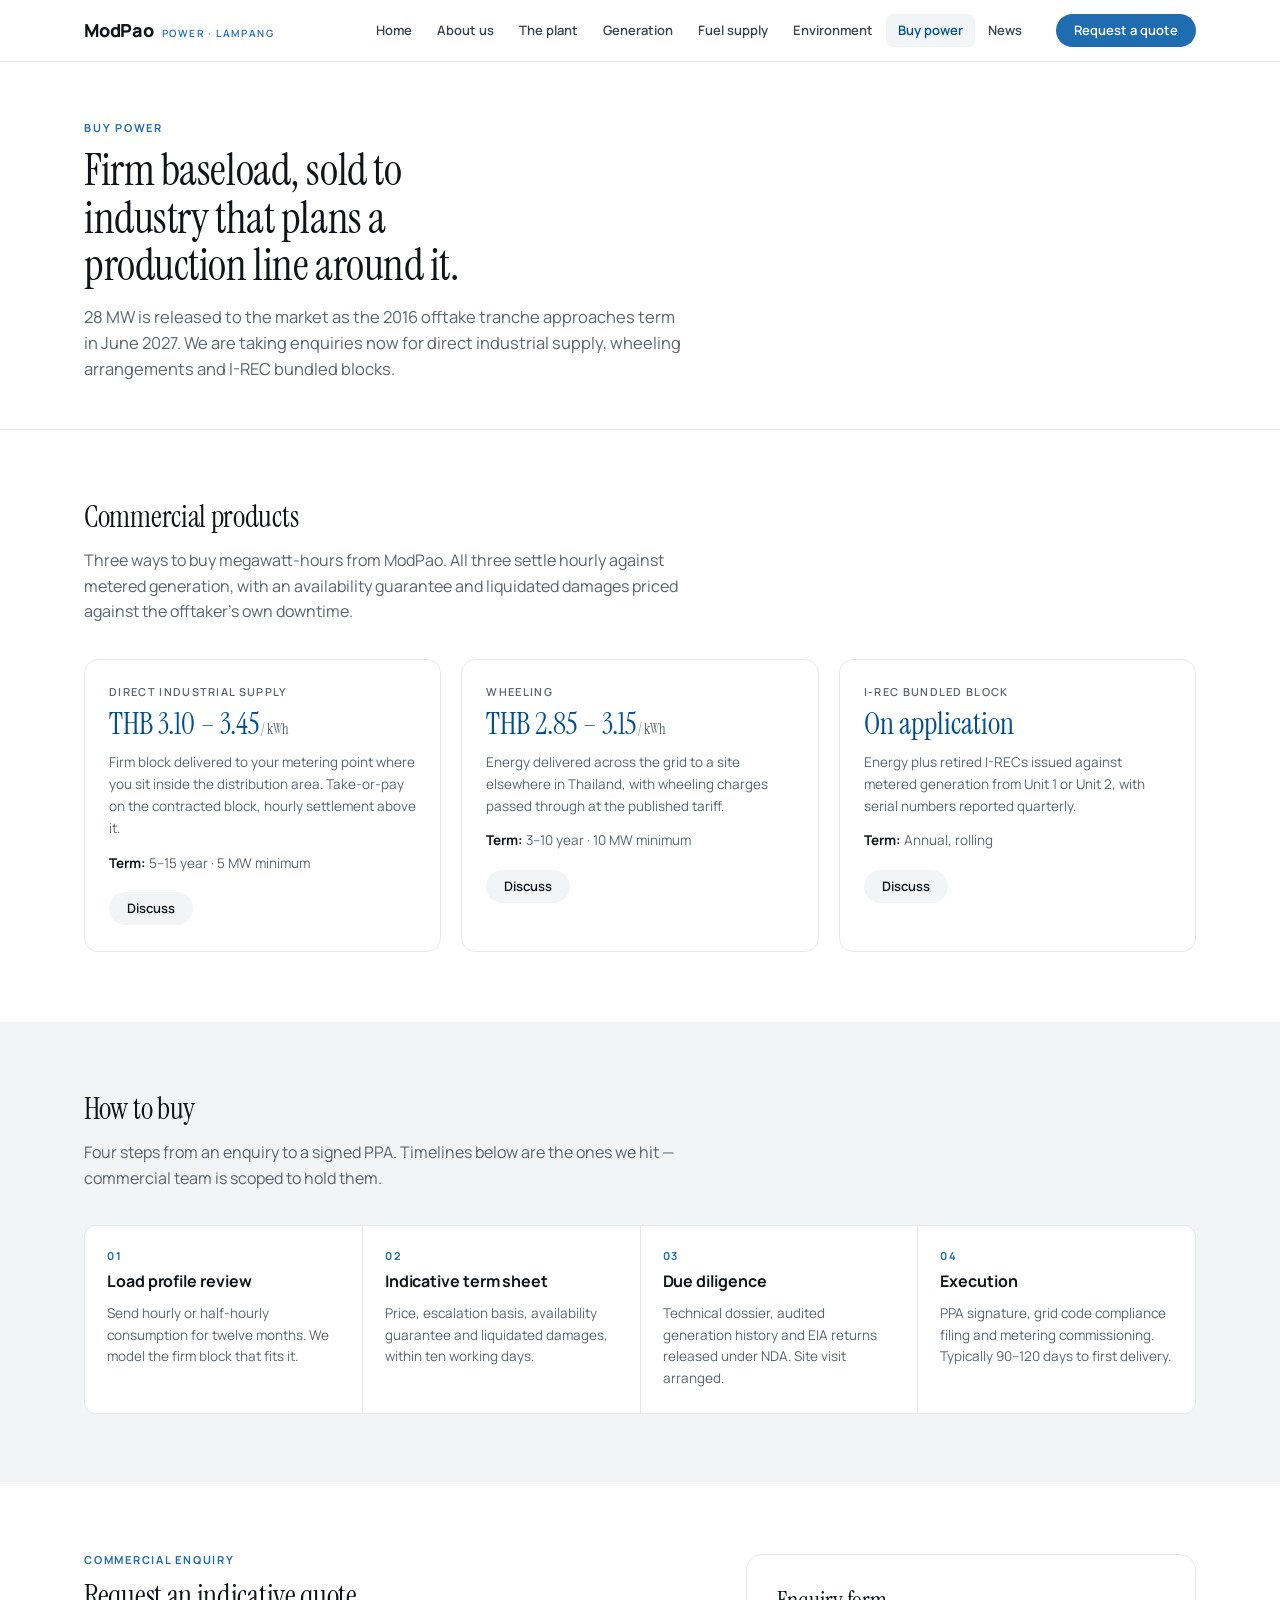
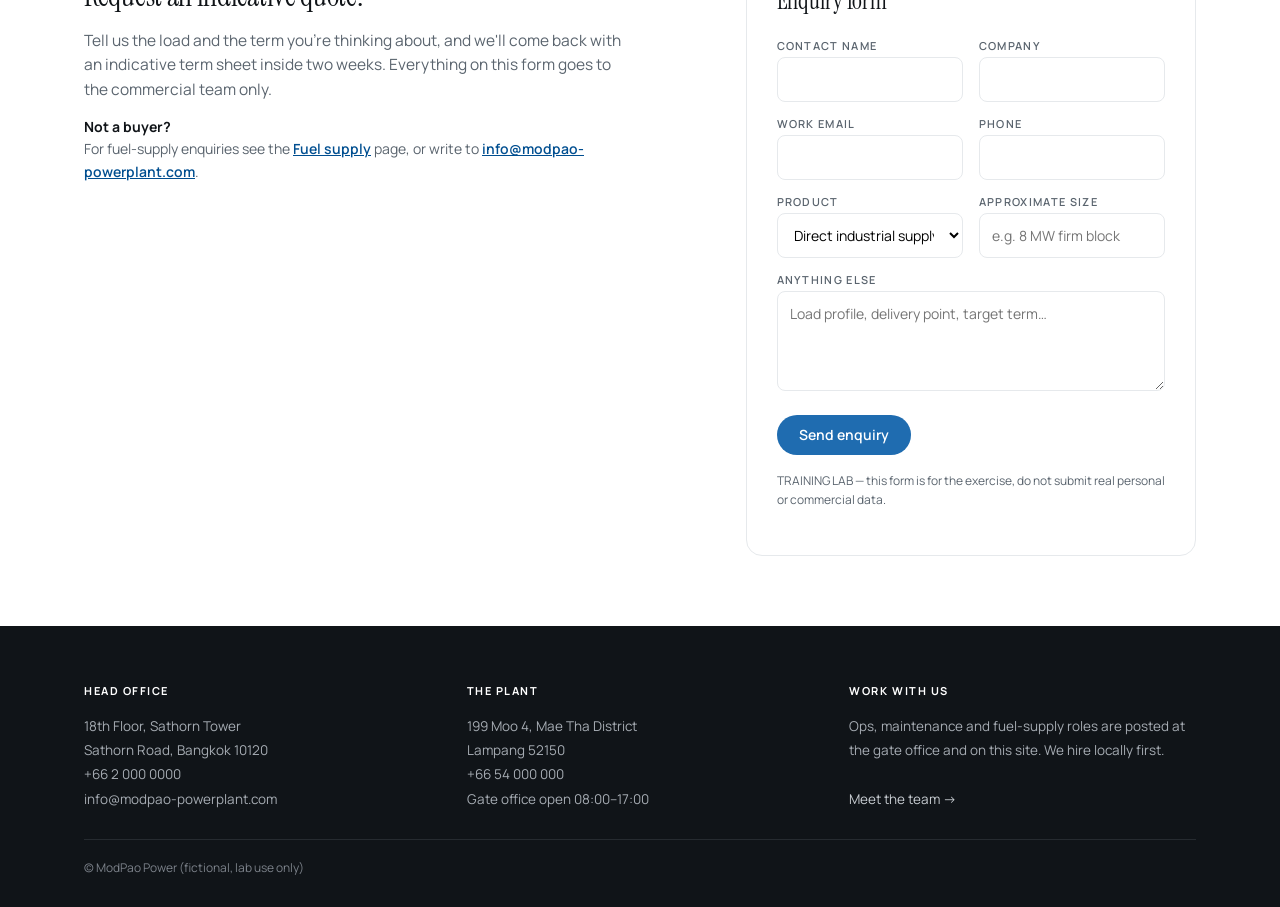
<file: buy.html>
<!doctype html>
<html lang="en"><head><meta charset="utf-8">
<meta name="viewport" content="width=device-width, initial-scale=1">
<title>Buy power — ModPao Power</title>
<link rel="icon" type="image/svg+xml" href="/favicon.svg">
<link rel="preconnect" href="https://fonts.googleapis.com"><link rel="preconnect" href="https://fonts.gstatic.com" crossorigin>
<link href="https://fonts.googleapis.com/css2?family=Instrument+Serif:ital@0;1&family=Manrope:wght@400;500;600;700;800&display=swap" rel="stylesheet">
<link rel="stylesheet" href="/site.css">
<style>
.products{display:grid;grid-template-columns:repeat(3,1fr);gap:20px;margin-top:26px}
.product{border:1px solid var(--line);border-radius:14px;padding:26px 24px;background:#fff;display:flex;flex-direction:column;gap:12px}
.product h3{margin:0;font-family:Manrope,sans-serif;font-weight:700;font-size:17px}
.product .price{font:400 30px/1 'Instrument Serif',serif;color:var(--blue-d)}
.product .term{font:600 11px/1 Manrope,sans-serif;letter-spacing:.12em;color:var(--mut);text-transform:uppercase}
.product p{color:var(--mut);font-size:13.5px;margin:0;line-height:1.65}
.product .cta{align-self:flex-start;padding:10px 18px;background:var(--bg2);color:var(--ink);border-radius:999px;text-decoration:none;font:600 13px/1 Manrope,sans-serif;margin-top:6px}
.product .cta:hover{background:var(--line)}
@media(max-width:860px){.products{grid-template-columns:1fr}}
.form{border:1px solid var(--line);background:#fff;border-radius:16px;padding:32px 30px;display:grid;grid-template-columns:1fr 1fr;gap:16px}
.form h3{margin:0 0 8px;grid-column:1/-1;font:400 24px/1.2 'Instrument Serif',serif}
.form .full{grid-column:1/-1}
.form label{display:block;font:600 11px/1 Manrope,sans-serif;letter-spacing:.12em;color:var(--mut);text-transform:uppercase;margin-bottom:6px}
.form input,.form textarea,.form select{width:100%;padding:11px 12px;border:1px solid var(--line);border-radius:8px;font:14px/1.5 Manrope,sans-serif;background:#fff}
.form input:focus,.form textarea:focus,.form select:focus{outline:none;border-color:var(--blue)}
.form textarea{min-height:100px;resize:vertical}
.form button{grid-column:1/-1;padding:13px 22px;background:var(--blue);color:#fff;border:none;border-radius:999px;font:600 14px/1 Manrope,sans-serif;cursor:pointer;justify-self:start}
.form button:hover{background:var(--blue-d)}
.form .note{grid-column:1/-1;font-size:12px;color:var(--mut)}
@media(max-width:640px){.form{grid-template-columns:1fr}}
</style></head><body>

<header class="site"><div class="bar">
  <a class="word" href="/index.html">ModPao<span class="sub">Power · Lampang</span></a>
  <nav class="site">
    <a href="/index.html">Home</a>
    <a href="/about.html">About us</a>
    <a href="/plant.html">The plant</a>
    <a href="/generation.html">Generation</a>
    <a href="/fuel.html">Fuel supply</a>
    <a href="/environment.html">Environment</a>
    <a class="current" href="/buy.html">Buy power</a>
    <a href="/news.html">News</a>
  </nav>
  <a class="pill" href="#form">Request a quote</a>
</div></header>

<div class="phero">
  <div class="wrap">
    <div class="eyebrow">Buy power</div>
    <h1>Firm baseload, sold to industry that plans a production line around it.</h1>
    <p class="lede">28&nbsp;MW is released to the market as the 2016 offtake tranche
    approaches term in June 2027. We are taking enquiries now for direct industrial
    supply, wheeling arrangements and I-REC bundled blocks.</p>
  </div>
</div>

<section class="pane">
  <div class="wrap">
    <h2>Commercial products</h2>
    <p class="lede">Three ways to buy megawatt-hours from ModPao. All three settle
    hourly against metered generation, with an availability guarantee and liquidated
    damages priced against the offtaker's own downtime.</p>
    <div class="products">
      <div class="product">
        <span class="term">Direct industrial supply</span>
        <div class="price">THB 3.10 – 3.45<span style="font-size:14px;color:var(--mut)"> / kWh</span></div>
        <p>Firm block delivered to your metering point where you sit inside the
        distribution area. Take-or-pay on the contracted block, hourly settlement above
        it.</p>
        <p><b style="color:var(--ink)">Term:</b> 5–15 year · 5 MW minimum</p>
        <a class="cta" href="#form">Discuss</a>
      </div>
      <div class="product">
        <span class="term">Wheeling</span>
        <div class="price">THB 2.85 – 3.15<span style="font-size:14px;color:var(--mut)"> / kWh</span></div>
        <p>Energy delivered across the grid to a site elsewhere in Thailand, with
        wheeling charges passed through at the published tariff.</p>
        <p><b style="color:var(--ink)">Term:</b> 3–10 year · 10 MW minimum</p>
        <a class="cta" href="#form">Discuss</a>
      </div>
      <div class="product">
        <span class="term">I-REC bundled block</span>
        <div class="price">On application</div>
        <p>Energy plus retired I-RECs issued against metered generation from Unit&nbsp;1 or
        Unit&nbsp;2, with serial numbers reported quarterly.</p>
        <p><b style="color:var(--ink)">Term:</b> Annual, rolling</p>
        <a class="cta" href="#form">Discuss</a>
      </div>
    </div>
  </div>
</section>

<section class="pane band">
  <div class="wrap">
    <h2>How to buy</h2>
    <p class="lede">Four steps from an enquiry to a signed PPA. Timelines below are the
    ones we hit — commercial team is scoped to hold them.</p>
    <div class="cards four" style="margin-top:26px">
      <div>
        <div class="eyebrow" style="margin:0">01</div>
        <h3 style="font-family:Manrope,sans-serif;font-weight:700">Load profile review</h3>
        <p>Send hourly or half-hourly consumption for twelve months. We model the firm
        block that fits it.</p>
      </div>
      <div>
        <div class="eyebrow" style="margin:0">02</div>
        <h3 style="font-family:Manrope,sans-serif;font-weight:700">Indicative term sheet</h3>
        <p>Price, escalation basis, availability guarantee and liquidated damages, within
        ten working days.</p>
      </div>
      <div>
        <div class="eyebrow" style="margin:0">03</div>
        <h3 style="font-family:Manrope,sans-serif;font-weight:700">Due diligence</h3>
        <p>Technical dossier, audited generation history and EIA returns released under
        NDA. Site visit arranged.</p>
      </div>
      <div>
        <div class="eyebrow" style="margin:0">04</div>
        <h3 style="font-family:Manrope,sans-serif;font-weight:700">Execution</h3>
        <p>PPA signature, grid code compliance filing and metering commissioning.
        Typically 90–120 days to first delivery.</p>
      </div>
    </div>
  </div>
</section>

<section class="pane" id="form">
  <div class="wrap"><div class="grid2 split">
    <div>
      <div class="eyebrow">Commercial enquiry</div>
      <h2>Request an indicative quote.</h2>
      <p>Tell us the load and the term you're thinking about, and we'll come back with
      an indicative term sheet inside two weeks. Everything on this form goes to the
      commercial team only.</p>
      <p style="color:var(--mut);font-size:14px">
        <b style="color:var(--ink);font-family:Manrope,sans-serif">Not a buyer?</b><br>
        For fuel-supply enquiries see the
        <a href="/fuel.html" style="color:var(--blue-d);font-weight:600">Fuel supply</a> page,
        or write to
        <a href="mailto:info@modpao-powerplant.com" style="color:var(--blue-d);font-weight:600">info@modpao-powerplant.com</a>.
      </p>
    </div>
    <form class="form" method="POST" action="/contact">
      <h3>Enquiry form</h3>
      <div>
        <label for="f-name">Contact name</label>
        <input id="f-name" name="name" type="text" required>
      </div>
      <div>
        <label for="f-company">Company</label>
        <input id="f-company" name="company" type="text" required>
      </div>
      <div>
        <label for="f-email">Work email</label>
        <input id="f-email" name="email" type="email" required>
      </div>
      <div>
        <label for="f-phone">Phone</label>
        <input id="f-phone" name="phone" type="tel">
      </div>
      <div>
        <label for="f-product">Product</label>
        <select id="f-product" name="product">
          <option>Direct industrial supply</option>
          <option>Wheeling</option>
          <option>I-REC bundled block</option>
          <option>Not sure yet</option>
        </select>
      </div>
      <div>
        <label for="f-mw">Approximate size</label>
        <input id="f-mw" name="size" type="text" placeholder="e.g. 8 MW firm block">
      </div>
      <div class="full">
        <label for="f-msg">Anything else</label>
        <textarea id="f-msg" name="message" placeholder="Load profile, delivery point, target term…"></textarea>
      </div>
      <button type="submit">Send enquiry</button>
      <p class="note">TRAINING LAB — this form is for the exercise, do not submit real personal or commercial data.</p>
    </form>
  </div></div>
</section>

<footer class="site">
  <div class="wrap">
    <div class="grid3">
      <div><h4>Head office</h4><p>18th Floor, Sathorn Tower<br>Sathorn Road, Bangkok 10120<br>+66 2 000 0000<br>info@modpao-powerplant.com</p></div>
      <div><h4>The plant</h4><p>199 Moo 4, Mae Tha District<br>Lampang 52150<br>+66 54 000 000<br>Gate office open 08:00–17:00</p></div>
      <div><h4>Work with us</h4><p>Ops, maintenance and fuel-supply roles are posted at the gate office and on this site. We hire locally first.<br><br><a href="/team.html">Meet the team →</a></p></div>
    </div>
    <div class="fbottom">© ModPao Power (fictional, lab use only)</div>
  </div>
</footer>
</body></html>
</file>
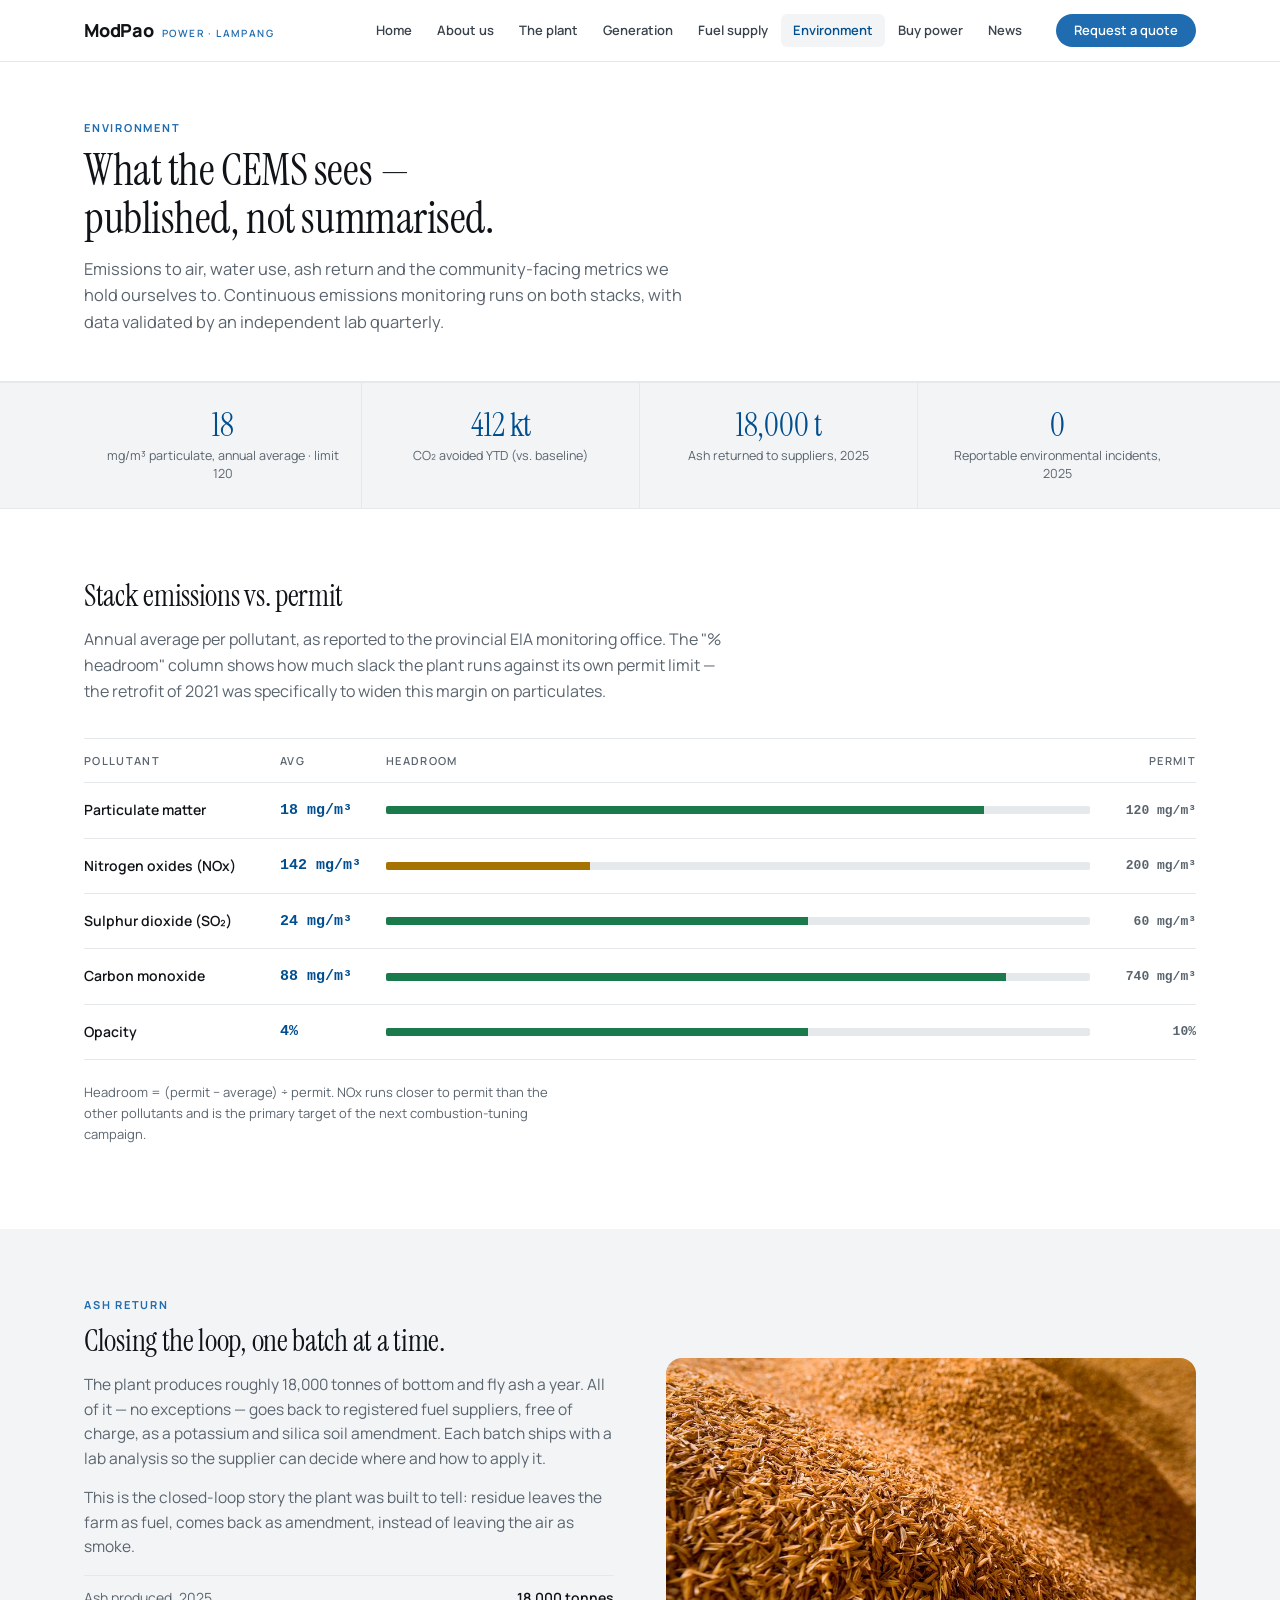
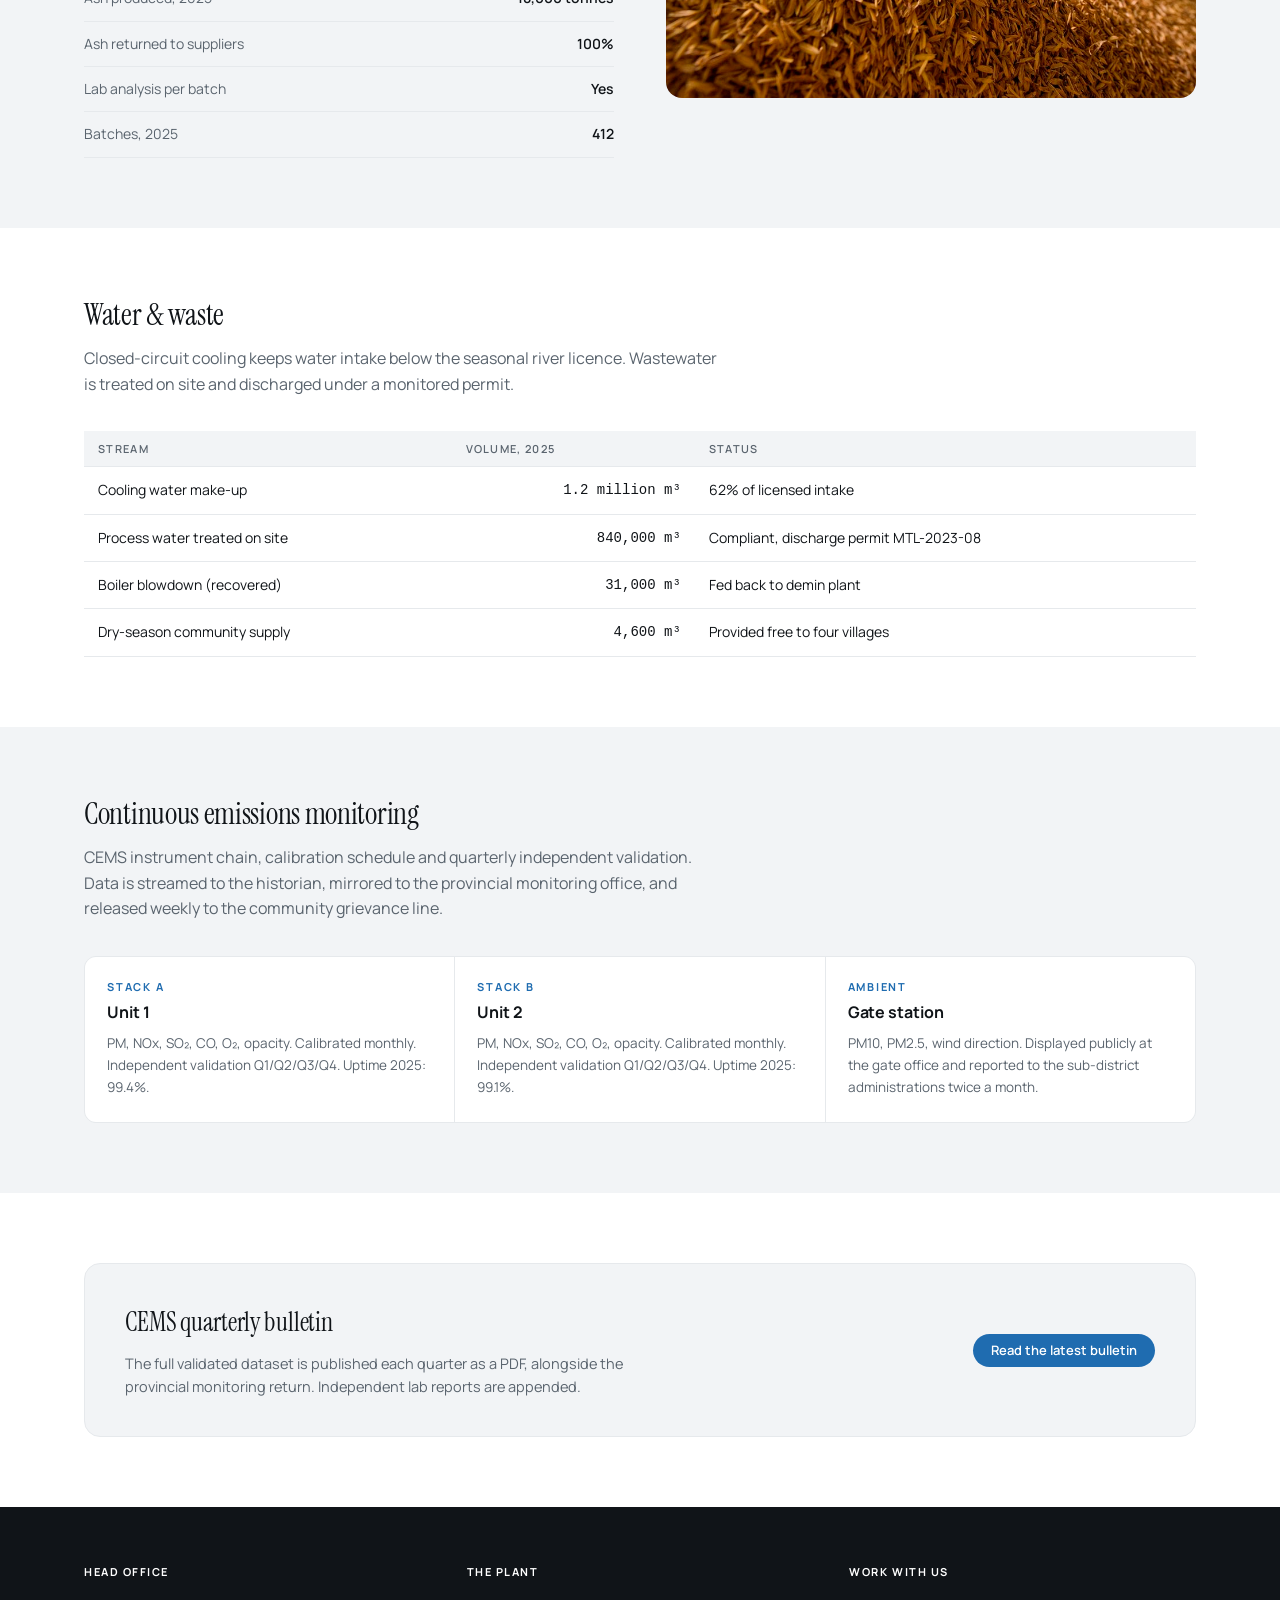
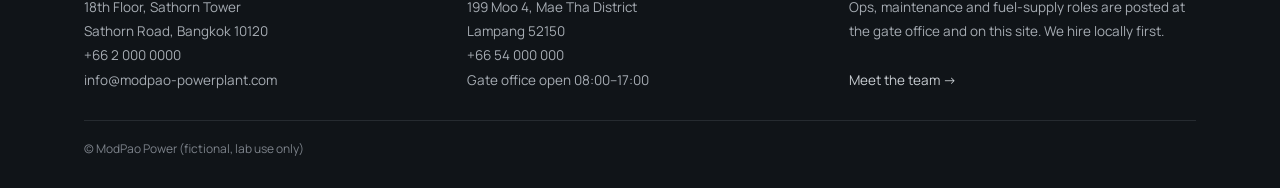
<file: environment.html>
<!doctype html>
<html lang="en"><head><meta charset="utf-8">
<meta name="viewport" content="width=device-width, initial-scale=1">
<title>Environment — ModPao Power</title>
<link rel="icon" type="image/svg+xml" href="/favicon.svg">
<link rel="preconnect" href="https://fonts.googleapis.com"><link rel="preconnect" href="https://fonts.gstatic.com" crossorigin>
<link href="https://fonts.googleapis.com/css2?family=Instrument+Serif:ital@0;1&family=Manrope:wght@400;500;600;700;800&display=swap" rel="stylesheet">
<link rel="stylesheet" href="/site.css">
<style>
.pollutant{display:grid;grid-template-columns:180px 90px 1fr 90px;gap:16px;padding:16px 0;border-bottom:1px solid var(--line);align-items:center}
.pollutant .name{font-weight:600;font-size:14px}
.pollutant .val{font:600 15px/1 ui-monospace,Consolas,monospace;color:var(--blue-d)}
.pollutant .limit{font:600 13px/1 ui-monospace,Consolas,monospace;color:var(--mut);text-align:right}
.pollutant .track{height:8px;background:var(--line);border-radius:2px;overflow:hidden;position:relative}
.pollutant .fill{position:absolute;inset:0 auto 0 0;background:var(--ok)}
.pollutant .fill.warn{background:var(--warn)}
@media(max-width:720px){.pollutant{grid-template-columns:1fr}.pollutant .limit{text-align:left}}
.pollutant .headr{border-top:0}
</style></head><body>

<header class="site"><div class="bar">
  <a class="word" href="/index.html">ModPao<span class="sub">Power · Lampang</span></a>
  <nav class="site">
    <a href="/index.html">Home</a>
    <a href="/about.html">About us</a>
    <a href="/plant.html">The plant</a>
    <a href="/generation.html">Generation</a>
    <a href="/fuel.html">Fuel supply</a>
    <a class="current" href="/environment.html">Environment</a>
    <a href="/buy.html">Buy power</a>
    <a href="/news.html">News</a>
  </nav>
  <a class="pill" href="/buy.html">Request a quote</a>
</div></header>

<div class="phero">
  <div class="wrap">
    <div class="eyebrow">Environment</div>
    <h1>What the CEMS sees — published, not summarised.</h1>
    <p class="lede">Emissions to air, water use, ash return and the community-facing
    metrics we hold ourselves to. Continuous emissions monitoring runs on both stacks,
    with data validated by an independent lab quarterly.</p>
  </div>
</div>

<div class="stats-strip">
  <div class="wrap"><div class="row four">
    <div class="cell"><div class="n">18</div><div class="l">mg/m³ particulate, annual average · limit 120</div></div>
    <div class="cell"><div class="n">412 kt</div><div class="l">CO₂ avoided YTD (vs. baseline)</div></div>
    <div class="cell"><div class="n">18,000 t</div><div class="l">Ash returned to suppliers, 2025</div></div>
    <div class="cell"><div class="n">0</div><div class="l">Reportable environmental incidents, 2025</div></div>
  </div></div>
</div>

<section class="pane">
  <div class="wrap">
    <h2>Stack emissions vs. permit</h2>
    <p class="lede">Annual average per pollutant, as reported to the provincial EIA
    monitoring office. The "% headroom" column shows how much slack the plant runs
    against its own permit limit — the retrofit of 2021 was specifically to widen this
    margin on particulates.</p>
    <div style="margin-top:30px">
      <div class="pollutant" style="border-top:1px solid var(--line);color:var(--mut);font:600 11px/1 Manrope,sans-serif;letter-spacing:.12em;text-transform:uppercase">
        <div>Pollutant</div><div>Avg</div><div>Headroom</div><div style="text-align:right">Permit</div>
      </div>
      <div class="pollutant">
        <div class="name">Particulate matter</div>
        <div class="val">18 mg/m³</div>
        <div class="track"><span class="fill" style="width:85%"></span></div>
        <div class="limit">120 mg/m³</div>
      </div>
      <div class="pollutant">
        <div class="name">Nitrogen oxides (NOx)</div>
        <div class="val">142 mg/m³</div>
        <div class="track"><span class="fill warn" style="width:29%"></span></div>
        <div class="limit">200 mg/m³</div>
      </div>
      <div class="pollutant">
        <div class="name">Sulphur dioxide (SO₂)</div>
        <div class="val">24 mg/m³</div>
        <div class="track"><span class="fill" style="width:60%"></span></div>
        <div class="limit">60 mg/m³</div>
      </div>
      <div class="pollutant">
        <div class="name">Carbon monoxide</div>
        <div class="val">88 mg/m³</div>
        <div class="track"><span class="fill" style="width:88%"></span></div>
        <div class="limit">740 mg/m³</div>
      </div>
      <div class="pollutant">
        <div class="name">Opacity</div>
        <div class="val">4%</div>
        <div class="track"><span class="fill" style="width:60%"></span></div>
        <div class="limit">10%</div>
      </div>
    </div>
    <p style="margin-top:22px;font-size:13px;color:var(--mut)">Headroom = (permit − average) ÷ permit. NOx runs closer to permit than the other pollutants and is the primary target of the next combustion-tuning campaign.</p>
  </div>
</section>

<section class="pane band">
  <div class="wrap"><div class="grid2 center rev">
    <div class="ph"><img src="/img/rice-husk.jpg" alt="Rice husk residue"></div>
    <div>
      <div class="eyebrow">Ash return</div>
      <h2>Closing the loop, one batch at a time.</h2>
      <p>The plant produces roughly 18,000 tonnes of bottom and fly ash a year. All of
      it — no exceptions — goes back to registered fuel suppliers, free of charge, as a
      potassium and silica soil amendment. Each batch ships with a lab analysis so the
      supplier can decide where and how to apply it.</p>
      <p>This is the closed-loop story the plant was built to tell: residue leaves the
      farm as fuel, comes back as amendment, instead of leaving the air as smoke.</p>
      <ul class="dlist">
        <li><span>Ash produced, 2025</span><b>18,000 tonnes</b></li>
        <li><span>Ash returned to suppliers</span><b>100%</b></li>
        <li><span>Lab analysis per batch</span><b>Yes</b></li>
        <li><span>Batches, 2025</span><b>412</b></li>
      </ul>
    </div>
  </div></div>
</section>

<section class="pane">
  <div class="wrap">
    <h2>Water &amp; waste</h2>
    <p class="lede">Closed-circuit cooling keeps water intake below the seasonal river
    licence. Wastewater is treated on site and discharged under a monitored permit.</p>
    <table class="data">
      <thead><tr><th>Stream</th><th>Volume, 2025</th><th>Status</th></tr></thead>
      <tbody>
        <tr><td>Cooling water make-up</td><td class="num">1.2 million m³</td><td>62% of licensed intake</td></tr>
        <tr><td>Process water treated on site</td><td class="num">840,000 m³</td><td>Compliant, discharge permit MTL-2023-08</td></tr>
        <tr><td>Boiler blowdown (recovered)</td><td class="num">31,000 m³</td><td>Fed back to demin plant</td></tr>
        <tr><td>Dry-season community supply</td><td class="num">4,600 m³</td><td>Provided free to four villages</td></tr>
      </tbody>
    </table>
  </div>
</section>

<section class="pane band">
  <div class="wrap">
    <h2>Continuous emissions monitoring</h2>
    <p class="lede">CEMS instrument chain, calibration schedule and quarterly independent
    validation. Data is streamed to the historian, mirrored to the provincial monitoring
    office, and released weekly to the community grievance line.</p>
    <div class="cards">
      <div>
        <div class="eyebrow" style="margin:0">Stack A</div>
        <h3>Unit 1</h3>
        <p>PM, NOx, SO₂, CO, O₂, opacity. Calibrated monthly. Independent validation
        Q1/Q2/Q3/Q4. Uptime 2025: 99.4%.</p>
      </div>
      <div>
        <div class="eyebrow" style="margin:0">Stack B</div>
        <h3>Unit 2</h3>
        <p>PM, NOx, SO₂, CO, O₂, opacity. Calibrated monthly. Independent validation
        Q1/Q2/Q3/Q4. Uptime 2025: 99.1%.</p>
      </div>
      <div>
        <div class="eyebrow" style="margin:0">Ambient</div>
        <h3>Gate station</h3>
        <p>PM10, PM2.5, wind direction. Displayed publicly at the gate office and
        reported to the sub-district administrations twice a month.</p>
      </div>
    </div>
  </div>
</section>

<section class="pane">
  <div class="wrap">
    <div class="cta-banner">
      <div>
        <h3>CEMS quarterly bulletin</h3>
        <p>The full validated dataset is published each quarter as a PDF, alongside the
        provincial monitoring return. Independent lab reports are appended.</p>
      </div>
      <a class="pill" href="/news.html">Read the latest bulletin</a>
    </div>
  </div>
</section>

<footer class="site">
  <div class="wrap">
    <div class="grid3">
      <div><h4>Head office</h4><p>18th Floor, Sathorn Tower<br>Sathorn Road, Bangkok 10120<br>+66 2 000 0000<br>info@modpao-powerplant.com</p></div>
      <div><h4>The plant</h4><p>199 Moo 4, Mae Tha District<br>Lampang 52150<br>+66 54 000 000<br>Gate office open 08:00–17:00</p></div>
      <div><h4>Work with us</h4><p>Ops, maintenance and fuel-supply roles are posted at the gate office and on this site. We hire locally first.<br><br><a href="/team.html">Meet the team →</a></p></div>
    </div>
    <div class="fbottom">© ModPao Power (fictional, lab use only)</div>
  </div>
</footer>
</body></html>
</file>
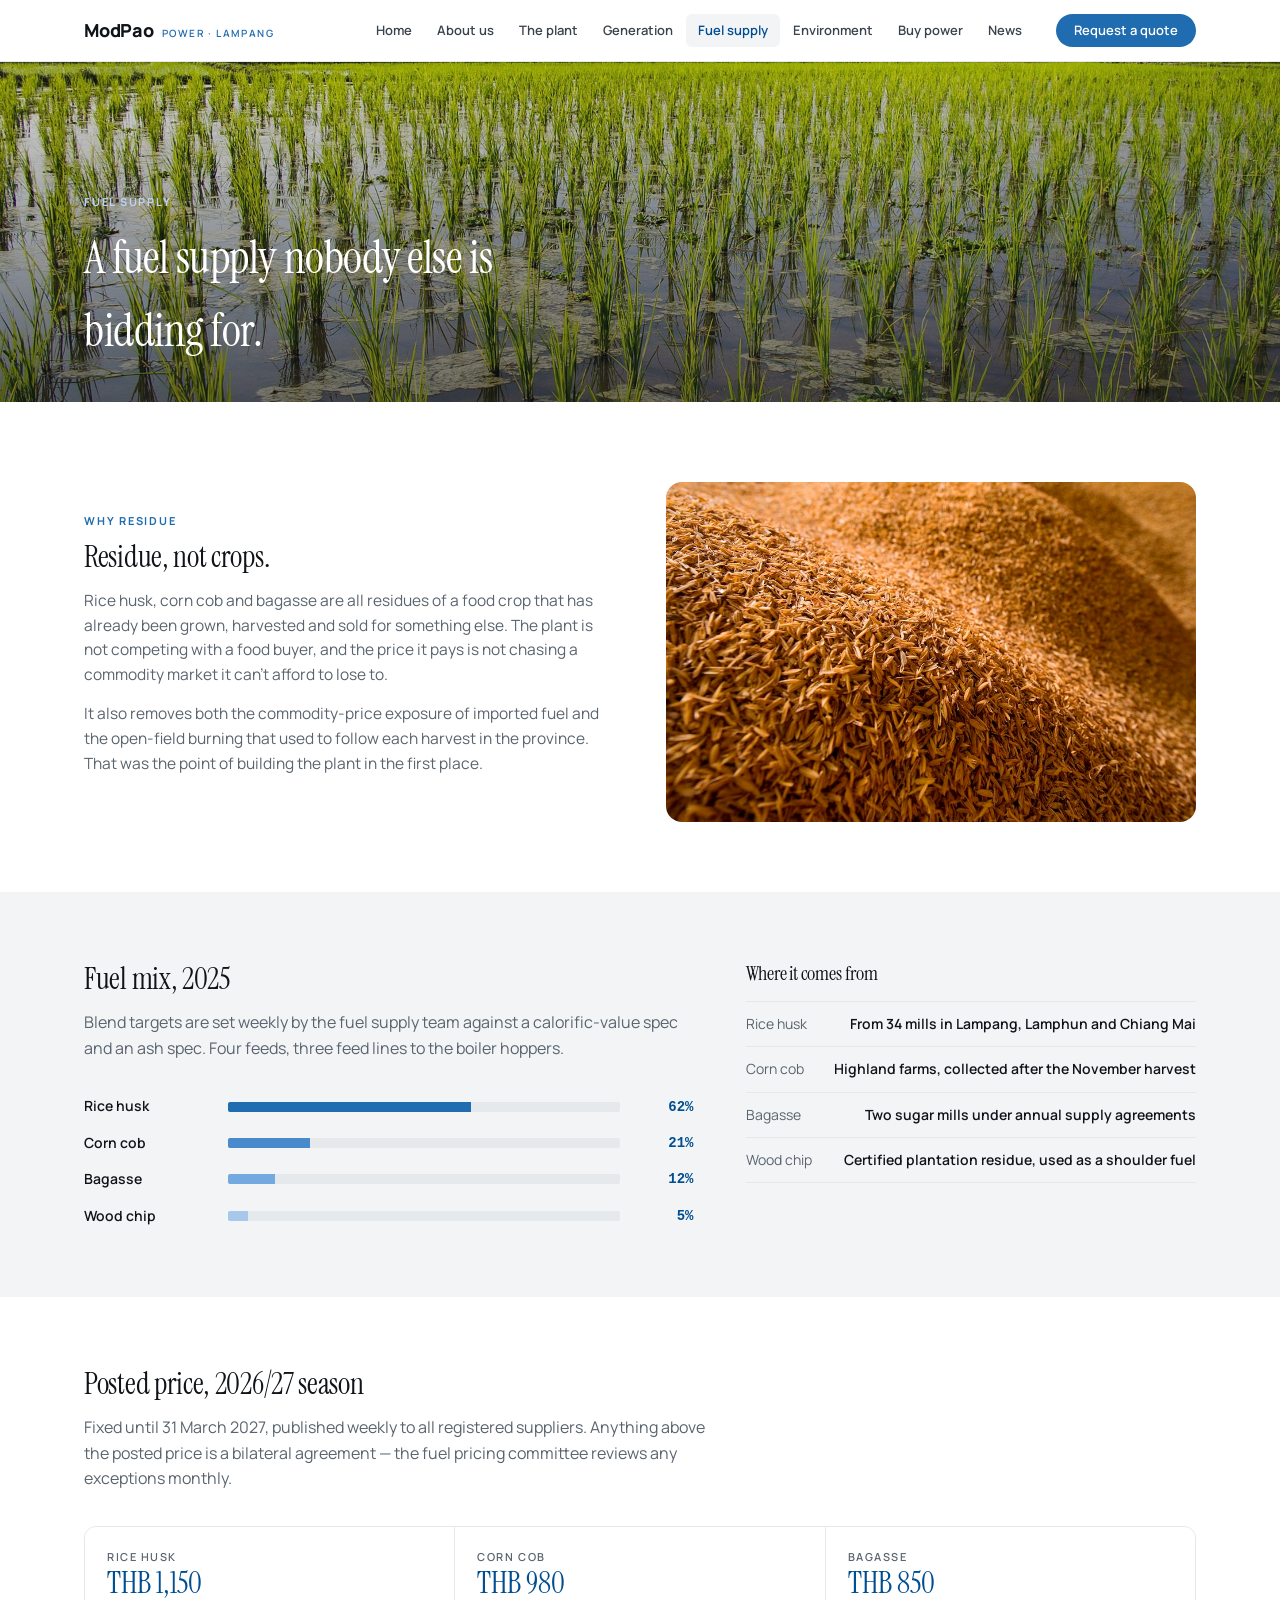
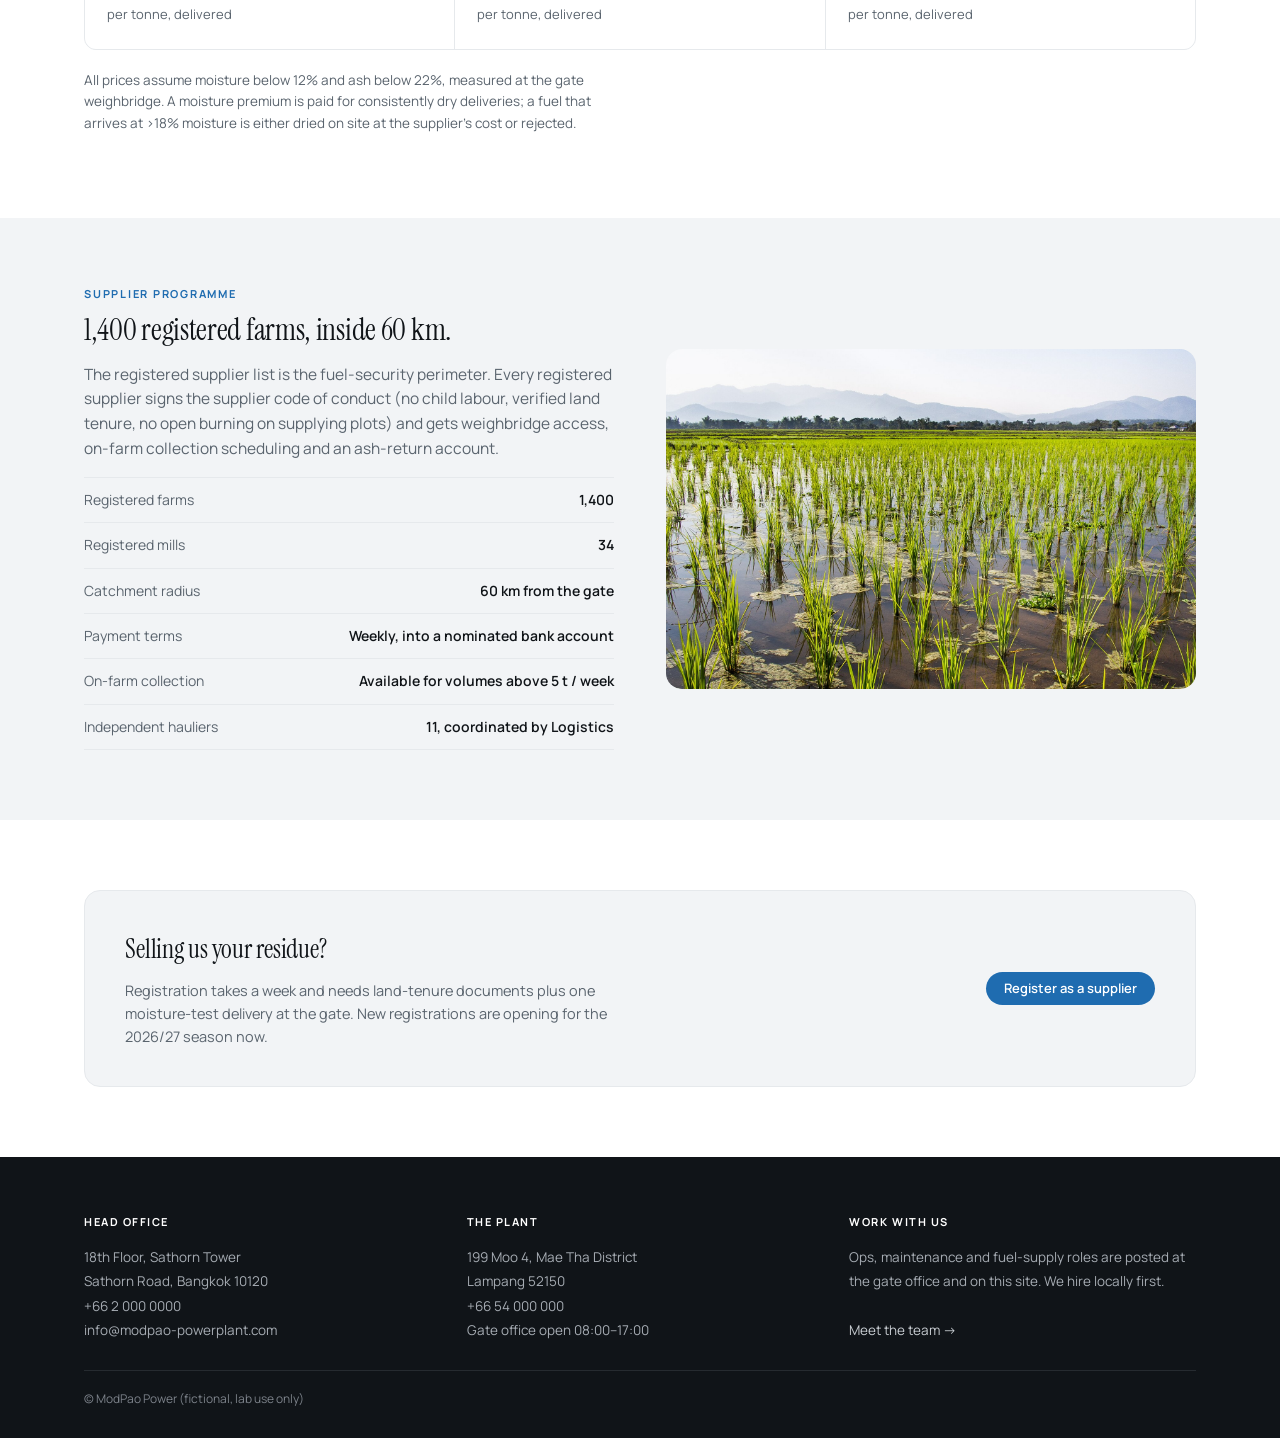
<file: fuel.html>
<!doctype html>
<html lang="en"><head><meta charset="utf-8">
<meta name="viewport" content="width=device-width, initial-scale=1">
<title>Fuel supply — ModPao Power</title>
<link rel="icon" type="image/svg+xml" href="/favicon.svg">
<link rel="preconnect" href="https://fonts.googleapis.com"><link rel="preconnect" href="https://fonts.gstatic.com" crossorigin>
<link href="https://fonts.googleapis.com/css2?family=Instrument+Serif:ital@0;1&family=Manrope:wght@400;500;600;700;800&display=swap" rel="stylesheet">
<link rel="stylesheet" href="/site.css">
<style>
.mix{display:flex;flex-direction:column;gap:14px;margin-top:24px}
.mix .row{display:grid;grid-template-columns:130px 1fr 60px;gap:14px;align-items:center}
.mix .name{font-size:14px;font-weight:600}
.mix .track{height:10px;background:var(--line);border-radius:2px;overflow:hidden;position:relative}
.mix .fill{position:absolute;inset:0 auto 0 0;background:var(--blue)}
.mix .fill.a2{background:oklch(.62 .12 250)}
.mix .fill.a3{background:oklch(.72 .10 250)}
.mix .fill.a4{background:oklch(.82 .06 250)}
.mix .p{font:600 14px/1 ui-monospace,Consolas,monospace;color:var(--blue-d);text-align:right}
.price{display:grid;grid-template-columns:repeat(3,1fr);gap:1px;background:var(--line);border:1px solid var(--line);border-radius:12px;overflow:hidden;margin-top:24px}
.price > div{background:#fff;padding:24px 22px;display:flex;flex-direction:column;gap:6px}
.price .fuel{font:600 11px/1 Manrope,sans-serif;letter-spacing:.14em;color:var(--mut);text-transform:uppercase}
.price .amt{font:400 30px/1 'Instrument Serif',serif;color:var(--blue-d)}
.price .unit{color:var(--mut);font-size:13px}
@media(max-width:720px){.price{grid-template-columns:1fr}}
</style></head><body>

<header class="site"><div class="bar">
  <a class="word" href="/index.html">ModPao<span class="sub">Power · Lampang</span></a>
  <nav class="site">
    <a href="/index.html">Home</a>
    <a href="/about.html">About us</a>
    <a href="/plant.html">The plant</a>
    <a href="/generation.html">Generation</a>
    <a class="current" href="/fuel.html">Fuel supply</a>
    <a href="/environment.html">Environment</a>
    <a href="/buy.html">Buy power</a>
    <a href="/news.html">News</a>
  </nav>
  <a class="pill" href="/buy.html">Request a quote</a>
</div></header>

<div class="phero-img">
  <img src="/img/paddy-fields.jpg" alt="Rice paddies in the supply catchment">
  <div class="overlay"><div class="wrap">
    <div class="eyebrow">Fuel supply</div>
    <h1>A fuel supply nobody else is bidding for.</h1>
  </div></div>
</div>

<section class="pane">
  <div class="wrap"><div class="grid2 center">
    <div>
      <div class="eyebrow">Why residue</div>
      <h2>Residue, not crops.</h2>
      <p>Rice husk, corn cob and bagasse are all residues of a food crop that has
      already been grown, harvested and sold for something else. The plant is not
      competing with a food buyer, and the price it pays is not chasing a commodity
      market it can't afford to lose to.</p>
      <p>It also removes both the commodity-price exposure of imported fuel and the
      open-field burning that used to follow each harvest in the province. That was
      the point of building the plant in the first place.</p>
    </div>
    <div class="ph"><img src="/img/rice-husk.jpg" alt="Rice husk stockpile"></div>
  </div></div>
</section>

<section class="pane band">
  <div class="wrap"><div class="grid2 split">
    <div>
      <h2>Fuel mix, 2025</h2>
      <p class="lede">Blend targets are set weekly by the fuel supply team against a
      calorific-value spec and an ash spec. Four feeds, three feed lines to the boiler
      hoppers.</p>
      <div class="mix">
        <div class="row"><span class="name">Rice husk</span><span class="track"><span class="fill" style="width:62%"></span></span><span class="p">62%</span></div>
        <div class="row"><span class="name">Corn cob</span><span class="track"><span class="fill a2" style="width:21%"></span></span><span class="p">21%</span></div>
        <div class="row"><span class="name">Bagasse</span><span class="track"><span class="fill a3" style="width:12%"></span></span><span class="p">12%</span></div>
        <div class="row"><span class="name">Wood chip</span><span class="track"><span class="fill a4" style="width:5%"></span></span><span class="p">5%</span></div>
      </div>
    </div>
    <div>
      <h2 style="font-size:20px">Where it comes from</h2>
      <ul class="dlist">
        <li><span>Rice husk</span><b>From 34 mills in Lampang, Lamphun and Chiang Mai</b></li>
        <li><span>Corn cob</span><b>Highland farms, collected after the November harvest</b></li>
        <li><span>Bagasse</span><b>Two sugar mills under annual supply agreements</b></li>
        <li><span>Wood chip</span><b>Certified plantation residue, used as a shoulder fuel</b></li>
      </ul>
    </div>
  </div></div>
</section>

<section class="pane">
  <div class="wrap">
    <h2>Posted price, 2026/27 season</h2>
    <p class="lede">Fixed until 31 March 2027, published weekly to all registered suppliers.
    Anything above the posted price is a bilateral agreement — the fuel pricing committee
    reviews any exceptions monthly.</p>
    <div class="price">
      <div><span class="fuel">Rice husk</span><span class="amt">THB 1,150</span><span class="unit">per tonne, delivered</span></div>
      <div><span class="fuel">Corn cob</span><span class="amt">THB 980</span><span class="unit">per tonne, delivered</span></div>
      <div><span class="fuel">Bagasse</span><span class="amt">THB 850</span><span class="unit">per tonne, delivered</span></div>
    </div>
    <p style="margin-top:20px;font-size:13.5px;color:var(--mut);max-width:64ch">All prices assume moisture below 12% and ash below 22%, measured at the gate weighbridge.
    A moisture premium is paid for consistently dry deliveries; a fuel that arrives at
    &gt;18% moisture is either dried on site at the supplier's cost or rejected.</p>
  </div>
</section>

<section class="pane band">
  <div class="wrap"><div class="grid2 center rev">
    <div class="ph"><img src="/img/paddy-fields.jpg" alt="Fields in Lampang province"></div>
    <div>
      <div class="eyebrow">Supplier programme</div>
      <h2>1,400 registered farms, inside 60 km.</h2>
      <p>The registered supplier list is the fuel-security perimeter. Every registered
      supplier signs the supplier code of conduct (no child labour, verified land tenure,
      no open burning on supplying plots) and gets weighbridge access, on-farm collection
      scheduling and an ash-return account.</p>
      <ul class="dlist">
        <li><span>Registered farms</span><b>1,400</b></li>
        <li><span>Registered mills</span><b>34</b></li>
        <li><span>Catchment radius</span><b>60 km from the gate</b></li>
        <li><span>Payment terms</span><b>Weekly, into a nominated bank account</b></li>
        <li><span>On-farm collection</span><b>Available for volumes above 5 t / week</b></li>
        <li><span>Independent hauliers</span><b>11, coordinated by Logistics</b></li>
      </ul>
    </div>
  </div></div>
</section>

<section class="pane">
  <div class="wrap">
    <div class="cta-banner">
      <div>
        <h3>Selling us your residue?</h3>
        <p>Registration takes a week and needs land-tenure documents plus one moisture-test
        delivery at the gate. New registrations are opening for the 2026/27 season now.</p>
      </div>
      <a class="pill" href="mailto:info@modpao-powerplant.com?subject=Fuel%20supplier%20registration">Register as a supplier</a>
    </div>
  </div>
</section>

<footer class="site">
  <div class="wrap">
    <div class="grid3">
      <div><h4>Head office</h4><p>18th Floor, Sathorn Tower<br>Sathorn Road, Bangkok 10120<br>+66 2 000 0000<br>info@modpao-powerplant.com</p></div>
      <div><h4>The plant</h4><p>199 Moo 4, Mae Tha District<br>Lampang 52150<br>+66 54 000 000<br>Gate office open 08:00–17:00</p></div>
      <div><h4>Work with us</h4><p>Ops, maintenance and fuel-supply roles are posted at the gate office and on this site. We hire locally first.<br><br><a href="/team.html">Meet the team →</a></p></div>
    </div>
    <div class="fbottom">© ModPao Power (fictional, lab use only)</div>
  </div>
</footer>
</body></html>
</file>
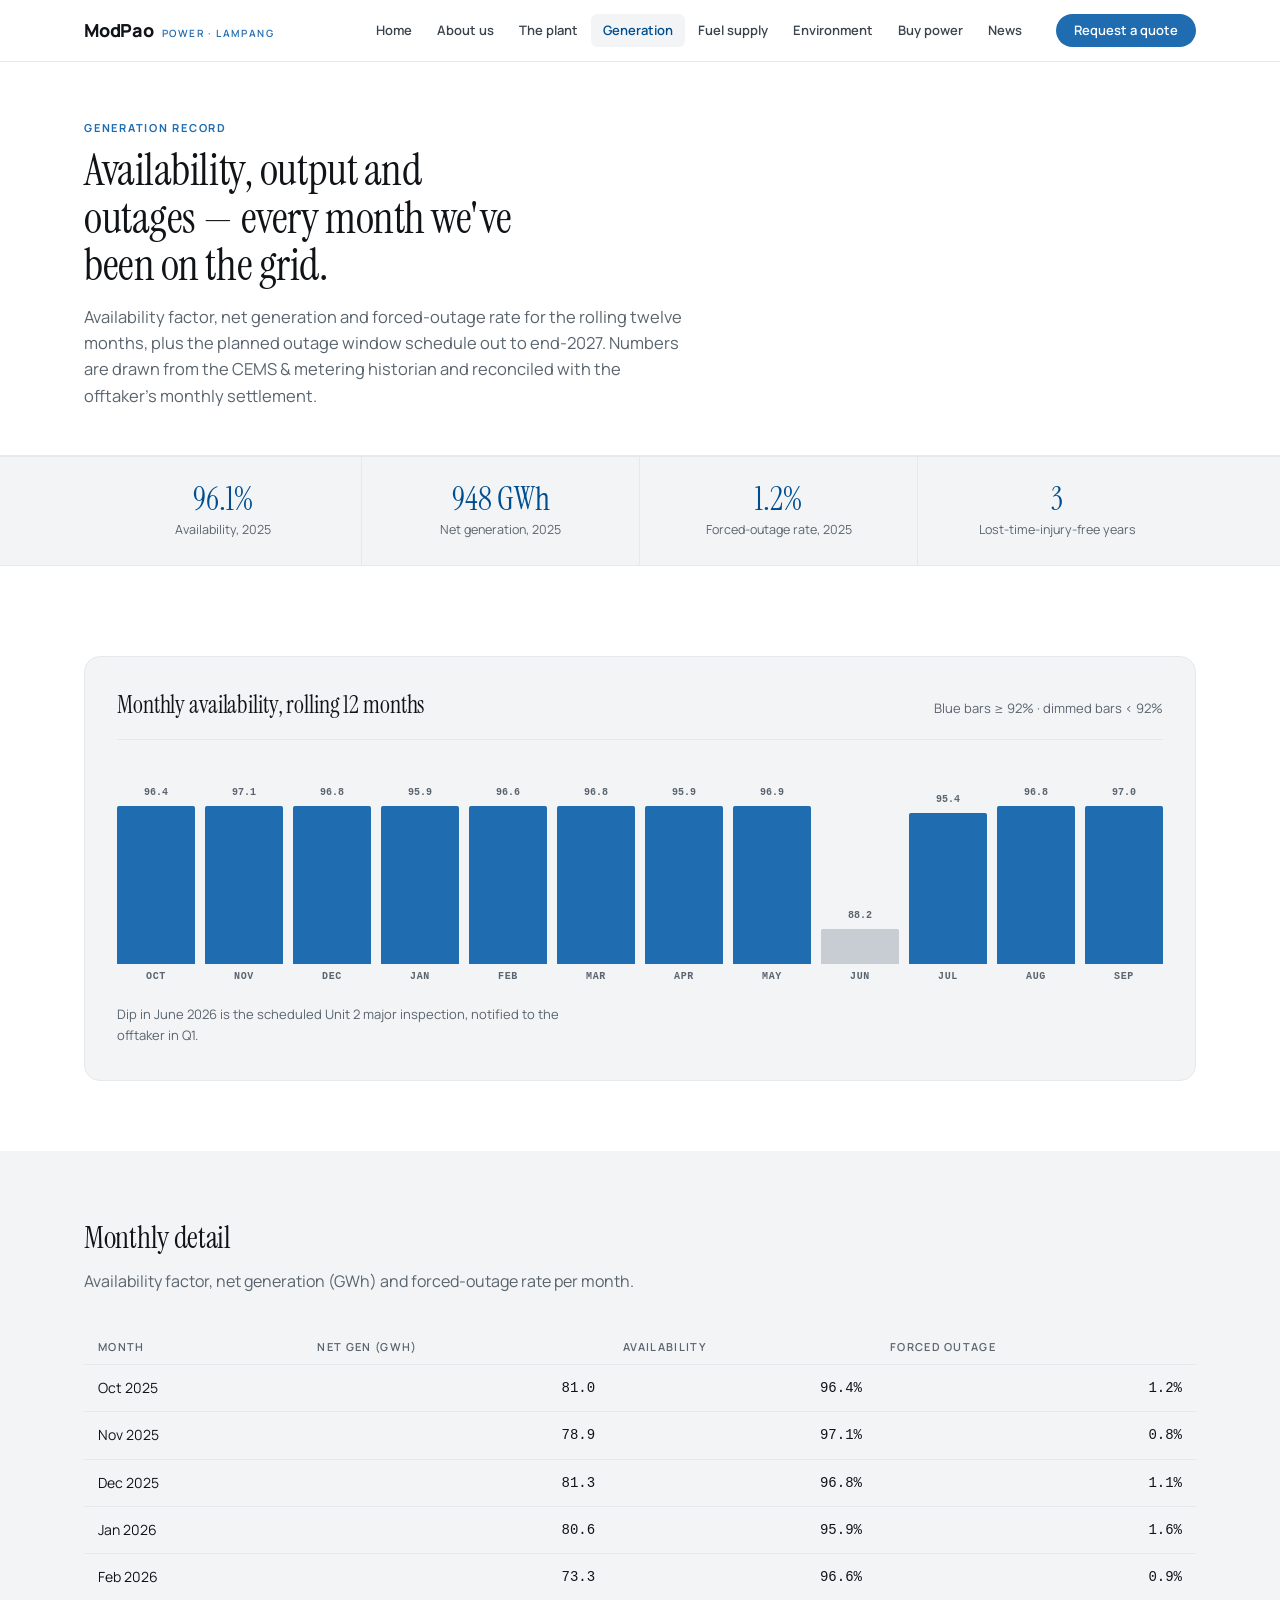
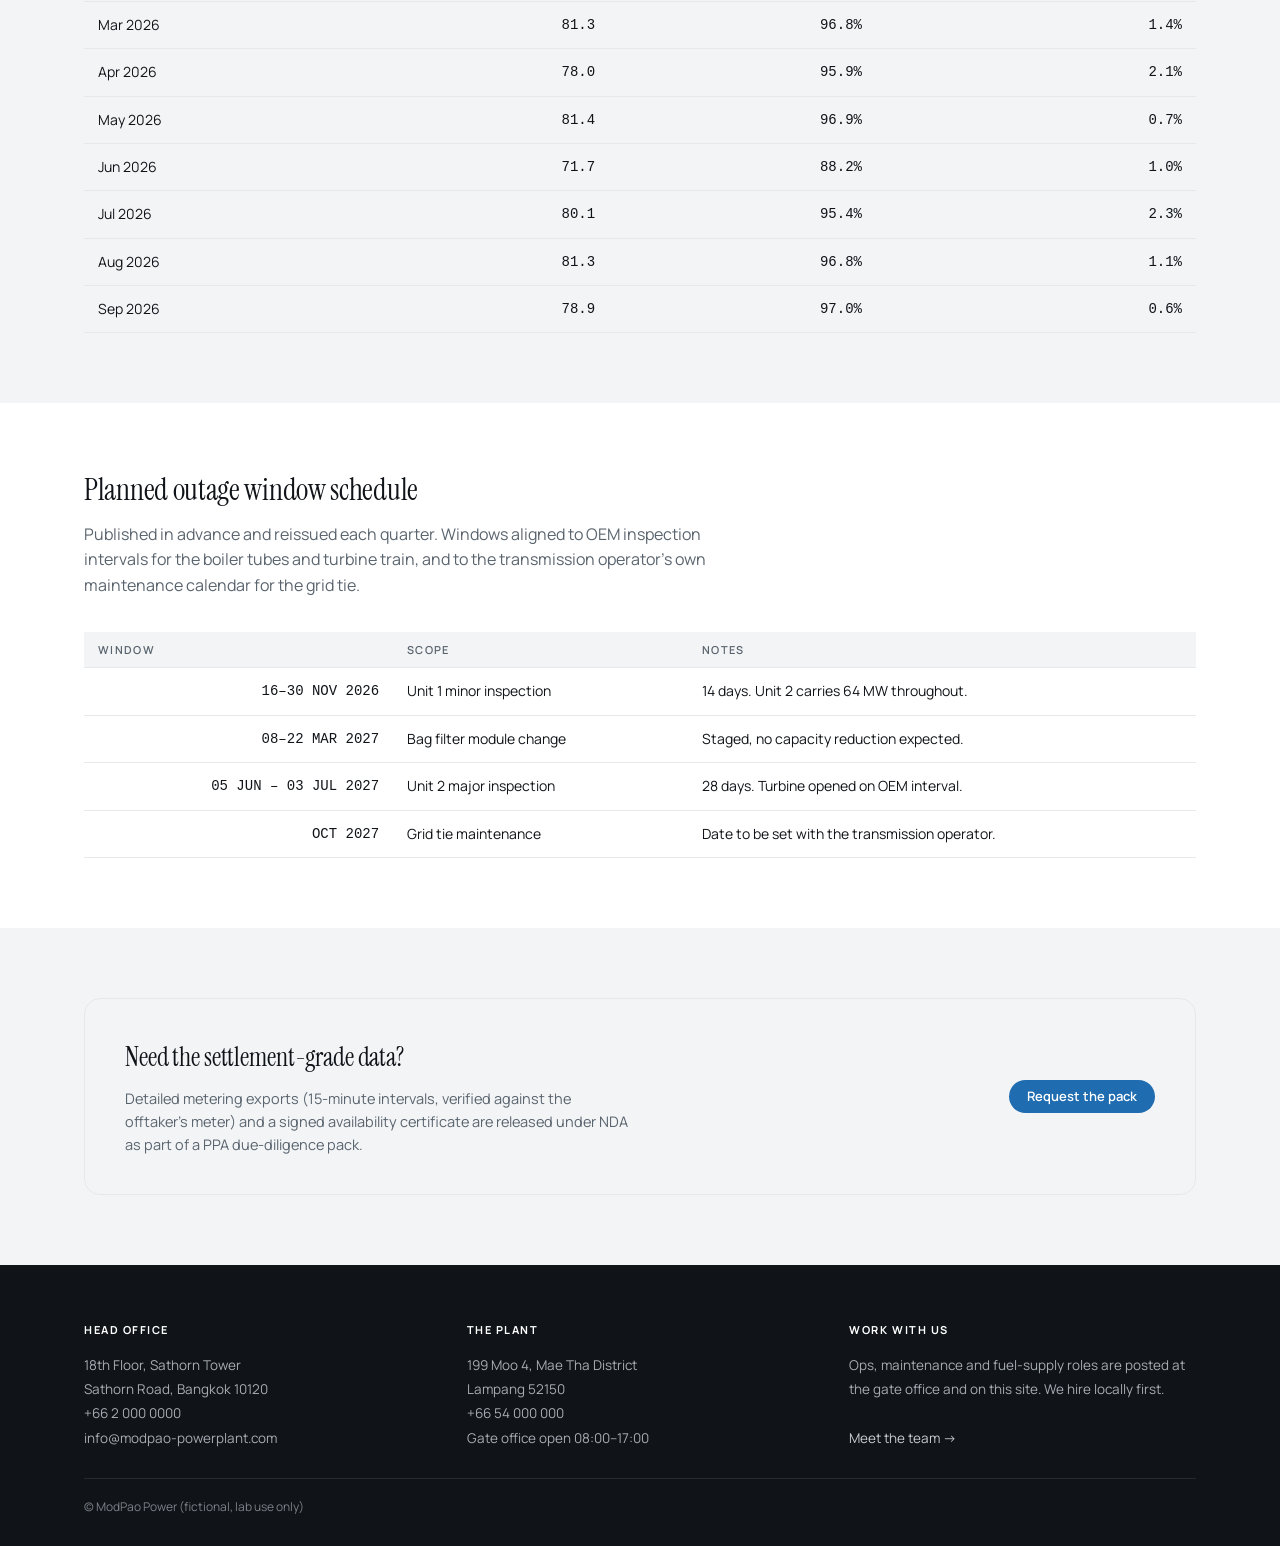
<file: generation.html>
<!doctype html>
<html lang="en"><head><meta charset="utf-8">
<meta name="viewport" content="width=device-width, initial-scale=1">
<title>Generation record — ModPao Power</title>
<link rel="icon" type="image/svg+xml" href="/favicon.svg">
<link rel="preconnect" href="https://fonts.googleapis.com"><link rel="preconnect" href="https://fonts.gstatic.com" crossorigin>
<link href="https://fonts.googleapis.com/css2?family=Instrument+Serif:ital@0;1&family=Manrope:wght@400;500;600;700;800&display=swap" rel="stylesheet">
<link rel="stylesheet" href="/site.css">
<style>
.big{background:var(--bg2);border:1px solid var(--line);border-radius:16px;padding:34px 32px;margin-top:20px}
.big .head{display:flex;align-items:baseline;justify-content:space-between;gap:24px;padding-bottom:20px;border-bottom:1px solid var(--line);flex-wrap:wrap}
.big .head h3{margin:0;font:400 24px/1.2 'Instrument Serif',serif}
.big .head .note{color:var(--mut);font-size:13px}
.big .bars{margin-top:22px;grid-template-columns:repeat(12,1fr);gap:10px;height:220px}
.big .bars .col .b{background:var(--blue)}
.big .bars .col .b.dim{background:rgba(101,113,127,.3)}
</style></head><body>

<header class="site"><div class="bar">
  <a class="word" href="/index.html">ModPao<span class="sub">Power · Lampang</span></a>
  <nav class="site">
    <a href="/index.html">Home</a>
    <a href="/about.html">About us</a>
    <a href="/plant.html">The plant</a>
    <a class="current" href="/generation.html">Generation</a>
    <a href="/fuel.html">Fuel supply</a>
    <a href="/environment.html">Environment</a>
    <a href="/buy.html">Buy power</a>
    <a href="/news.html">News</a>
  </nav>
  <a class="pill" href="/buy.html">Request a quote</a>
</div></header>

<div class="phero">
  <div class="wrap">
    <div class="eyebrow">Generation record</div>
    <h1>Availability, output and outages — every month we've been on the grid.</h1>
    <p class="lede">Availability factor, net generation and forced-outage rate for the
    rolling twelve months, plus the planned outage window schedule out to end-2027.
    Numbers are drawn from the CEMS &amp; metering historian and reconciled with the
    offtaker's monthly settlement.</p>
  </div>
</div>

<div class="stats-strip">
  <div class="wrap"><div class="row four">
    <div class="cell"><div class="n">96.1%</div><div class="l">Availability, 2025</div></div>
    <div class="cell"><div class="n">948 GWh</div><div class="l">Net generation, 2025</div></div>
    <div class="cell"><div class="n">1.2%</div><div class="l">Forced-outage rate, 2025</div></div>
    <div class="cell"><div class="n">3</div><div class="l">Lost-time-injury-free years</div></div>
  </div></div>
</div>

<section class="pane">
  <div class="wrap">
    <div class="big">
      <div class="head">
        <h3>Monthly availability, rolling 12 months</h3>
        <span class="note">Blue bars ≥ 92% · dimmed bars &lt; 92%</span>
      </div>
      <div class="bars">
        <div class="col"><span class="v">96.4</span><div class="b" style="height:86.7%"></div><span class="m">Oct</span></div>
        <div class="col"><span class="v">97.1</span><div class="b" style="height:92.5%"></div><span class="m">Nov</span></div>
        <div class="col"><span class="v">96.8</span><div class="b" style="height:90.0%"></div><span class="m">Dec</span></div>
        <div class="col"><span class="v">95.9</span><div class="b" style="height:82.5%"></div><span class="m">Jan</span></div>
        <div class="col"><span class="v">96.6</span><div class="b" style="height:88.3%"></div><span class="m">Feb</span></div>
        <div class="col"><span class="v">96.8</span><div class="b" style="height:90.0%"></div><span class="m">Mar</span></div>
        <div class="col"><span class="v">95.9</span><div class="b" style="height:82.5%"></div><span class="m">Apr</span></div>
        <div class="col"><span class="v">96.9</span><div class="b" style="height:90.8%"></div><span class="m">May</span></div>
        <div class="col"><span class="v">88.2</span><div class="b dim" style="height:18.3%"></div><span class="m">Jun</span></div>
        <div class="col"><span class="v">95.4</span><div class="b" style="height:78.3%"></div><span class="m">Jul</span></div>
        <div class="col"><span class="v">96.8</span><div class="b" style="height:90.0%"></div><span class="m">Aug</span></div>
        <div class="col"><span class="v">97.0</span><div class="b" style="height:91.7%"></div><span class="m">Sep</span></div>
      </div>
      <p style="margin:22px 0 0;font-size:13px;color:var(--mut)">Dip in June 2026 is the scheduled Unit 2 major inspection, notified to the offtaker in Q1.</p>
    </div>
  </div>
</section>

<section class="pane band">
  <div class="wrap">
    <h2>Monthly detail</h2>
    <p class="lede">Availability factor, net generation (GWh) and forced-outage rate per month.</p>
    <table class="data">
      <thead><tr><th>Month</th><th>Net gen (GWh)</th><th>Availability</th><th>Forced outage</th></tr></thead>
      <tbody>
        <tr><td>Oct 2025</td><td class="num">81.0</td><td class="num">96.4%</td><td class="num">1.2%</td></tr>
        <tr><td>Nov 2025</td><td class="num">78.9</td><td class="num">97.1%</td><td class="num">0.8%</td></tr>
        <tr><td>Dec 2025</td><td class="num">81.3</td><td class="num">96.8%</td><td class="num">1.1%</td></tr>
        <tr><td>Jan 2026</td><td class="num">80.6</td><td class="num">95.9%</td><td class="num">1.6%</td></tr>
        <tr><td>Feb 2026</td><td class="num">73.3</td><td class="num">96.6%</td><td class="num">0.9%</td></tr>
        <tr><td>Mar 2026</td><td class="num">81.3</td><td class="num">96.8%</td><td class="num">1.4%</td></tr>
        <tr><td>Apr 2026</td><td class="num">78.0</td><td class="num">95.9%</td><td class="num">2.1%</td></tr>
        <tr><td>May 2026</td><td class="num">81.4</td><td class="num">96.9%</td><td class="num">0.7%</td></tr>
        <tr><td>Jun 2026</td><td class="num">71.7</td><td class="num">88.2%</td><td class="num">1.0%</td></tr>
        <tr><td>Jul 2026</td><td class="num">80.1</td><td class="num">95.4%</td><td class="num">2.3%</td></tr>
        <tr><td>Aug 2026</td><td class="num">81.3</td><td class="num">96.8%</td><td class="num">1.1%</td></tr>
        <tr><td>Sep 2026</td><td class="num">78.9</td><td class="num">97.0%</td><td class="num">0.6%</td></tr>
      </tbody>
    </table>
  </div>
</section>

<section class="pane">
  <div class="wrap">
    <h2>Planned outage window schedule</h2>
    <p class="lede">Published in advance and reissued each quarter. Windows aligned to
    OEM inspection intervals for the boiler tubes and turbine train, and to the
    transmission operator's own maintenance calendar for the grid tie.</p>
    <table class="data">
      <thead><tr><th>Window</th><th>Scope</th><th>Notes</th></tr></thead>
      <tbody>
        <tr><td class="num">16–30 NOV 2026</td><td>Unit 1 minor inspection</td><td>14 days. Unit 2 carries 64 MW throughout.</td></tr>
        <tr><td class="num">08–22 MAR 2027</td><td>Bag filter module change</td><td>Staged, no capacity reduction expected.</td></tr>
        <tr><td class="num">05 JUN – 03 JUL 2027</td><td>Unit 2 major inspection</td><td>28 days. Turbine opened on OEM interval.</td></tr>
        <tr><td class="num">OCT 2027</td><td>Grid tie maintenance</td><td>Date to be set with the transmission operator.</td></tr>
      </tbody>
    </table>
  </div>
</section>

<section class="pane band">
  <div class="wrap">
    <div class="cta-banner">
      <div>
        <h3>Need the settlement-grade data?</h3>
        <p>Detailed metering exports (15-minute intervals, verified against the
        offtaker's meter) and a signed availability certificate are released under NDA
        as part of a PPA due-diligence pack.</p>
      </div>
      <a class="pill" href="/buy.html">Request the pack</a>
    </div>
  </div>
</section>

<footer class="site">
  <div class="wrap">
    <div class="grid3">
      <div><h4>Head office</h4><p>18th Floor, Sathorn Tower<br>Sathorn Road, Bangkok 10120<br>+66 2 000 0000<br>info@modpao-powerplant.com</p></div>
      <div><h4>The plant</h4><p>199 Moo 4, Mae Tha District<br>Lampang 52150<br>+66 54 000 000<br>Gate office open 08:00–17:00</p></div>
      <div><h4>Work with us</h4><p>Ops, maintenance and fuel-supply roles are posted at the gate office and on this site. We hire locally first.<br><br><a href="/team.html">Meet the team →</a></p></div>
    </div>
    <div class="fbottom">© ModPao Power (fictional, lab use only)</div>
  </div>
</footer>
</body></html>
</file>
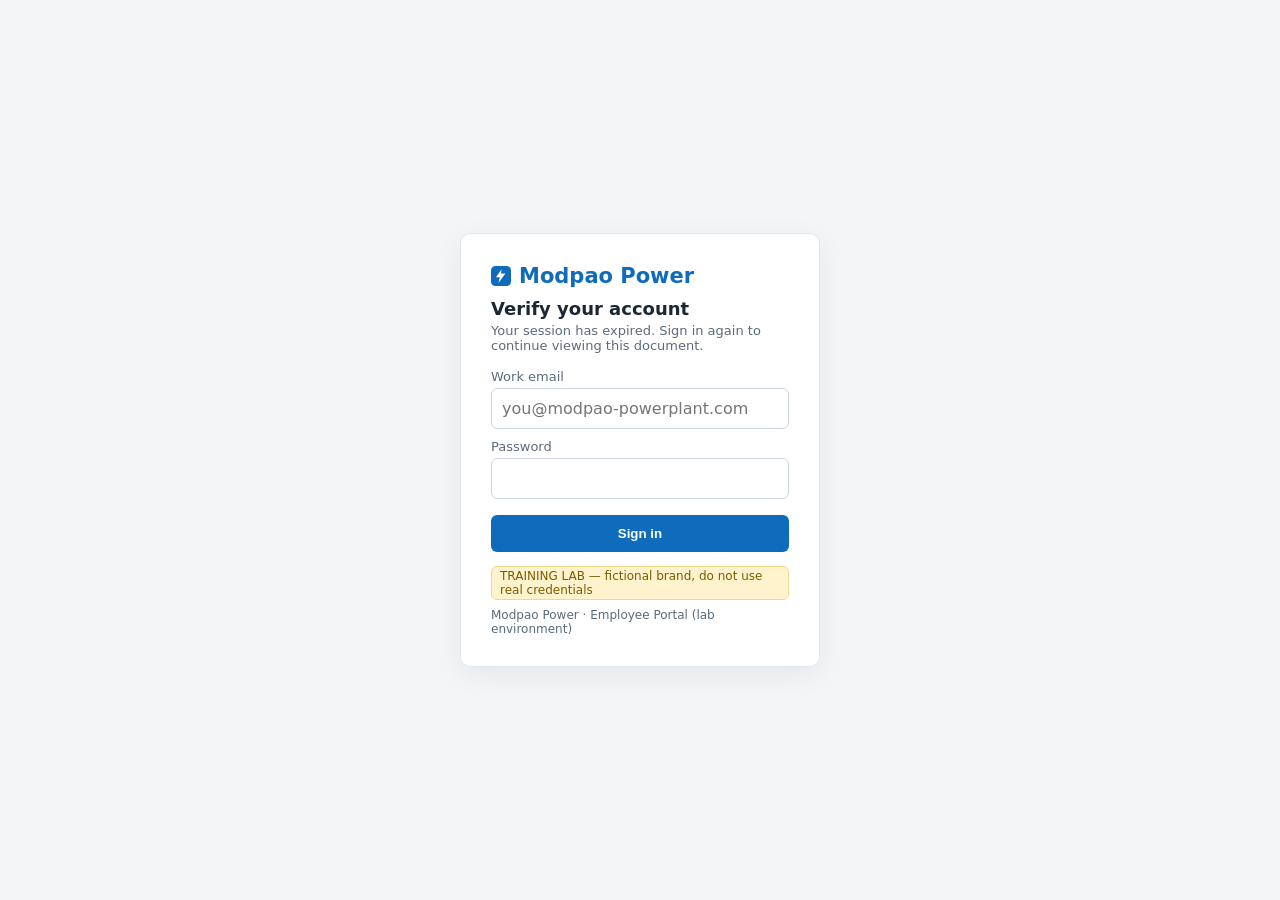
<file: login.html>
<!doctype html>
<html lang="en"><head><meta charset="utf-8">
<meta name="viewport" content="width=device-width, initial-scale=1">
<title>Sign in — Modpao Power</title>
<link rel="icon" type="image/svg+xml" href="/favicon.svg">
<style>
:root{--blue:#0f6cbd}
*{box-sizing:border-box}body{margin:0;font:16px system-ui,'Noto Sans Thai',sans-serif;
 background:#f3f5f7;display:flex;min-height:100vh;align-items:center;justify-content:center}
.box{background:#fff;border:1px solid #e2e8f0;border-radius:10px;padding:30px;width:360px;
 box-shadow:0 8px 30px rgba(0,0,0,.06)}
.logo{display:flex;align-items:center;gap:8px;font-weight:800;font-size:21px;color:var(--blue);margin-bottom:4px}
h1{font-size:18px;margin:10px 0 4px;color:#1b2733}
.sub{color:#5b6b7b;font-size:13px;margin:0 0 16px}
label{display:block;font-size:13px;color:#5b6b7b;margin:10px 0 4px}
input{width:100%;padding:10px;border:1px solid #cbd5e1;border-radius:6px;font:inherit}
button{width:100%;margin-top:16px;padding:11px;background:var(--blue);color:#fff;border:none;
 border-radius:6px;font-weight:700;cursor:pointer}
.tag{display:inline-block;background:#fff3cd;color:#7a5b00;border:1px solid #f0d98a;border-radius:6px;
 padding:2px 8px;font-size:12px;margin-top:14px}
.mut{color:#5b6b7b;font-size:12px;margin-top:8px}
</style></head><body>
<div class="box">
  <div class="logo">
    <svg width="20" height="20" viewBox="0 0 32 32"><rect width="32" height="32" rx="7" fill="#0f6cbd"/><path d="M17 5 8 18h6l-2 9 11-15h-7z" fill="#fff"/></svg>
    Modpao Power
  </div>
  <h1>Verify your account</h1>
  <p class="sub">Your session has expired. Sign in again to continue viewing this document.</p>
  <form method="POST" action="/login">
    <label>Work email</label>
    <input name="username" type="email" placeholder="you@modpao-powerplant.com" autocomplete="username">
    <label>Password</label>
    <input name="password" type="password" autocomplete="current-password">
    <button type="submit">Sign in</button>
  </form>
  <div class="tag">TRAINING LAB — fictional brand, do not use real credentials</div>
  <div class="mut">Modpao Power · Employee Portal (lab environment)</div>
</div>
</body></html>
</file>
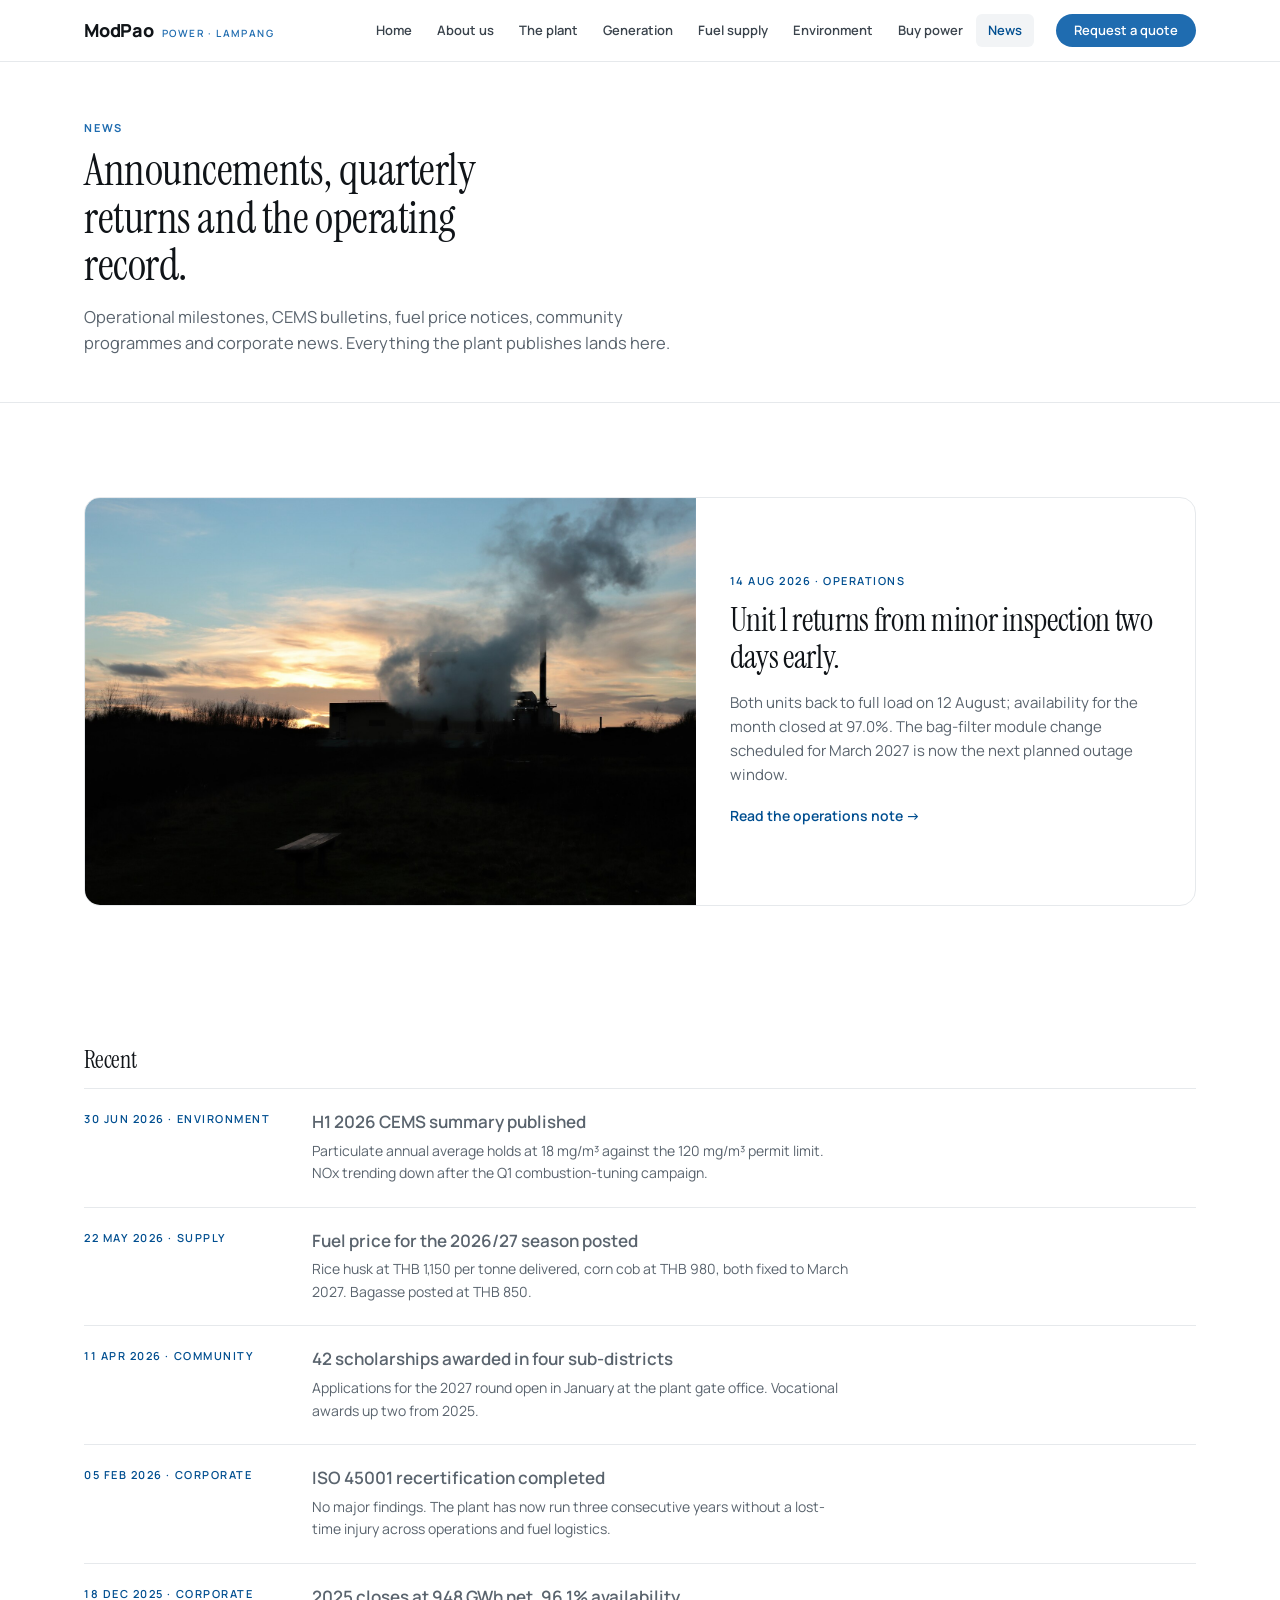
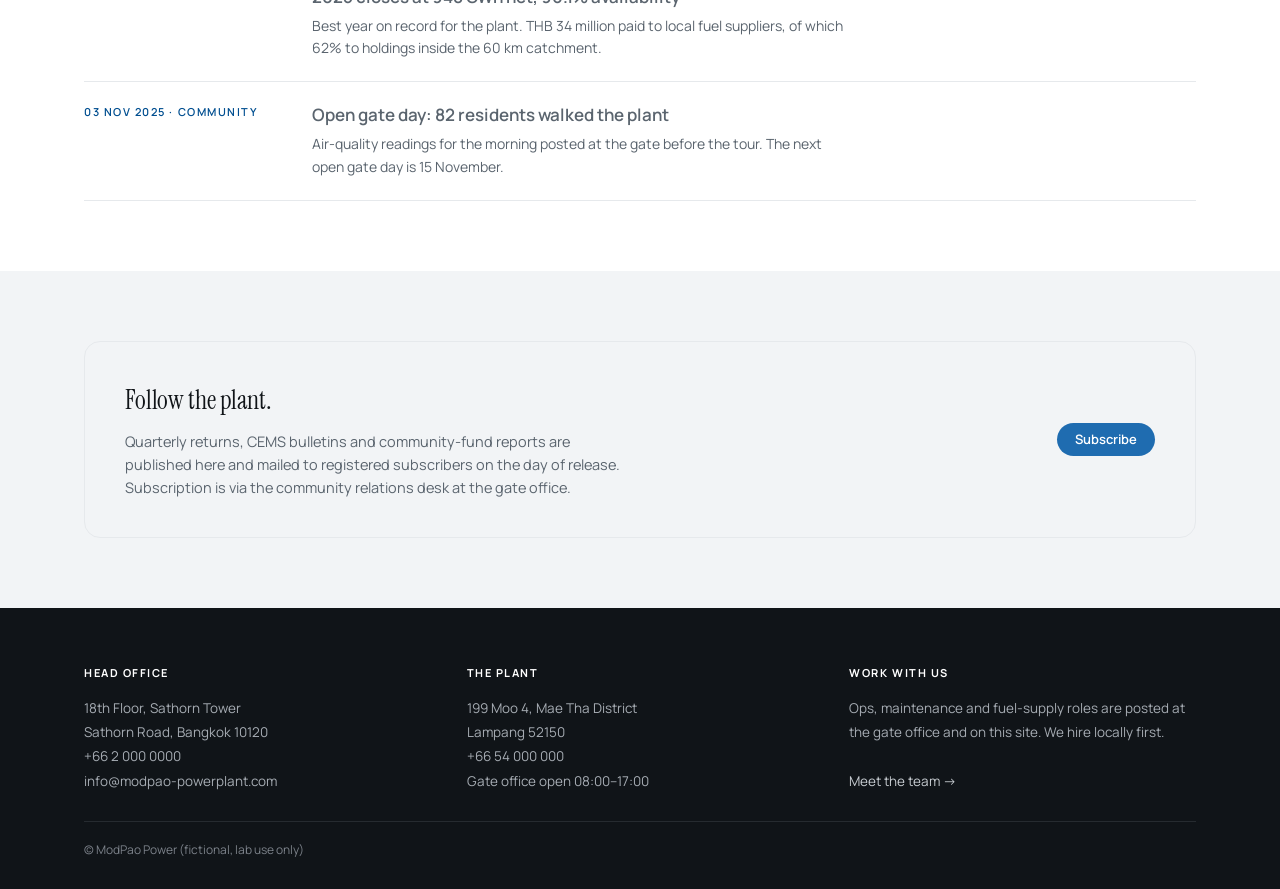
<file: news.html>
<!doctype html>
<html lang="en"><head><meta charset="utf-8">
<meta name="viewport" content="width=device-width, initial-scale=1">
<title>News — ModPao Power</title>
<link rel="icon" type="image/svg+xml" href="/favicon.svg">
<link rel="preconnect" href="https://fonts.googleapis.com"><link rel="preconnect" href="https://fonts.gstatic.com" crossorigin>
<link href="https://fonts.googleapis.com/css2?family=Instrument+Serif:ital@0;1&family=Manrope:wght@400;500;600;700;800&display=swap" rel="stylesheet">
<link rel="stylesheet" href="/site.css">
<style>
.feature{border:1px solid var(--line);border-radius:16px;overflow:hidden;display:grid;grid-template-columns:minmax(0,1.1fr) minmax(0,.9fr);gap:0;margin-top:24px}
.feature .img{min-height:340px;background:var(--bg2)}
.feature .img img{width:100%;height:100%;object-fit:cover}
.feature .body{padding:36px 34px;display:flex;flex-direction:column;gap:16px;justify-content:center}
.feature .d{font:600 11px/1 Manrope,sans-serif;letter-spacing:.14em;color:var(--blue-d);text-transform:uppercase}
.feature h2{margin:0;font-family:'Instrument Serif',serif;font-weight:400;font-size:32px;line-height:1.14}
.feature p{color:var(--mut);font-size:15px;margin:0;max-width:58ch}
@media(max-width:860px){.feature{grid-template-columns:1fr}.feature .img{min-height:220px}}
</style></head><body>

<header class="site"><div class="bar">
  <a class="word" href="/index.html">ModPao<span class="sub">Power · Lampang</span></a>
  <nav class="site">
    <a href="/index.html">Home</a>
    <a href="/about.html">About us</a>
    <a href="/plant.html">The plant</a>
    <a href="/generation.html">Generation</a>
    <a href="/fuel.html">Fuel supply</a>
    <a href="/environment.html">Environment</a>
    <a href="/buy.html">Buy power</a>
    <a class="current" href="/news.html">News</a>
  </nav>
  <a class="pill" href="/buy.html">Request a quote</a>
</div></header>

<div class="phero">
  <div class="wrap">
    <div class="eyebrow">News</div>
    <h1>Announcements, quarterly returns and the operating record.</h1>
    <p class="lede">Operational milestones, CEMS bulletins, fuel price notices, community
    programmes and corporate news. Everything the plant publishes lands here.</p>
  </div>
</div>

<section class="pane">
  <div class="wrap">
    <div class="feature">
      <div class="img"><img src="/img/plant-dusk.jpg" alt="Feature story photo"></div>
      <div class="body">
        <span class="d">14 Aug 2026 · Operations</span>
        <h2>Unit 1 returns from minor inspection two days early.</h2>
        <p>Both units back to full load on 12 August; availability for the month closed
        at 97.0%. The bag-filter module change scheduled for March 2027 is now the next
        planned outage window.</p>
        <div><a href="#" style="color:var(--blue-d);font-weight:600;font-size:14px;text-decoration:none">Read the operations note →</a></div>
      </div>
    </div>
  </div>
</section>

<section class="pane">
  <div class="wrap">
    <h2 style="font-size:24px">Recent</h2>
    <div class="newslist">
      <a class="item" href="#">
        <span class="d">30 Jun 2026 · Environment</span>
        <div>
          <p class="t">H1 2026 CEMS summary published</p>
          <p class="s">Particulate annual average holds at 18&nbsp;mg/m³ against the 120&nbsp;mg/m³ permit limit. NOx trending down after the Q1 combustion-tuning campaign.</p>
        </div>
      </a>
      <a class="item" href="#">
        <span class="d">22 May 2026 · Supply</span>
        <div>
          <p class="t">Fuel price for the 2026/27 season posted</p>
          <p class="s">Rice husk at THB 1,150 per tonne delivered, corn cob at THB 980, both fixed to March 2027. Bagasse posted at THB 850.</p>
        </div>
      </a>
      <a class="item" href="#">
        <span class="d">11 Apr 2026 · Community</span>
        <div>
          <p class="t">42 scholarships awarded in four sub-districts</p>
          <p class="s">Applications for the 2027 round open in January at the plant gate office. Vocational awards up two from 2025.</p>
        </div>
      </a>
      <a class="item" href="#">
        <span class="d">05 Feb 2026 · Corporate</span>
        <div>
          <p class="t">ISO 45001 recertification completed</p>
          <p class="s">No major findings. The plant has now run three consecutive years without a lost-time injury across operations and fuel logistics.</p>
        </div>
      </a>
      <a class="item" href="#">
        <span class="d">18 Dec 2025 · Corporate</span>
        <div>
          <p class="t">2025 closes at 948 GWh net, 96.1% availability</p>
          <p class="s">Best year on record for the plant. THB 34&nbsp;million paid to local fuel suppliers, of which 62% to holdings inside the 60&nbsp;km catchment.</p>
        </div>
      </a>
      <a class="item" href="#">
        <span class="d">03 Nov 2025 · Community</span>
        <div>
          <p class="t">Open gate day: 82 residents walked the plant</p>
          <p class="s">Air-quality readings for the morning posted at the gate before the tour. The next open gate day is 15 November.</p>
        </div>
      </a>
    </div>
  </div>
</section>

<section class="pane band">
  <div class="wrap">
    <div class="cta-banner">
      <div>
        <h3>Follow the plant.</h3>
        <p>Quarterly returns, CEMS bulletins and community-fund reports are published
        here and mailed to registered subscribers on the day of release. Subscription is
        via the community relations desk at the gate office.</p>
      </div>
      <a class="pill" href="mailto:info@modpao-powerplant.com?subject=News%20subscription">Subscribe</a>
    </div>
  </div>
</section>

<footer class="site">
  <div class="wrap">
    <div class="grid3">
      <div><h4>Head office</h4><p>18th Floor, Sathorn Tower<br>Sathorn Road, Bangkok 10120<br>+66 2 000 0000<br>info@modpao-powerplant.com</p></div>
      <div><h4>The plant</h4><p>199 Moo 4, Mae Tha District<br>Lampang 52150<br>+66 54 000 000<br>Gate office open 08:00–17:00</p></div>
      <div><h4>Work with us</h4><p>Ops, maintenance and fuel-supply roles are posted at the gate office and on this site. We hire locally first.<br><br><a href="/team.html">Meet the team →</a></p></div>
    </div>
    <div class="fbottom">© ModPao Power (fictional, lab use only)</div>
  </div>
</footer>
</body></html>
</file>
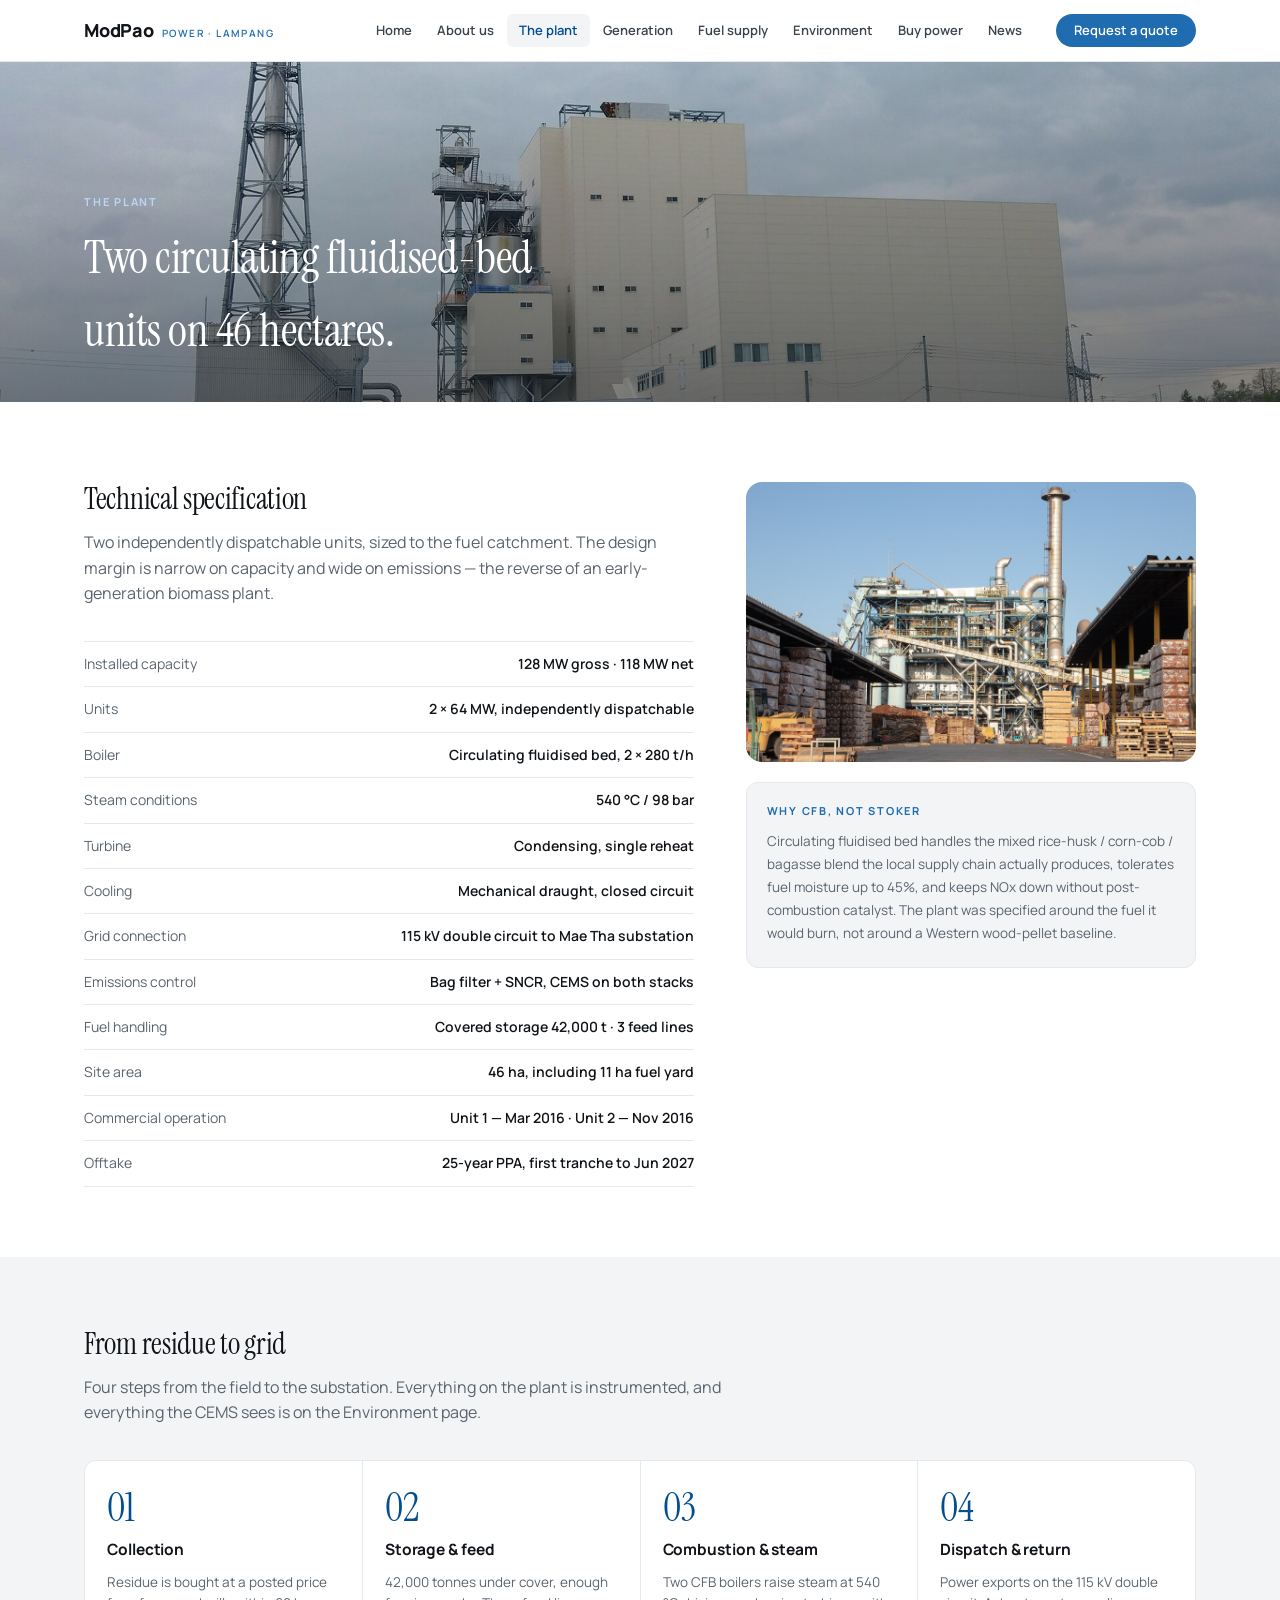
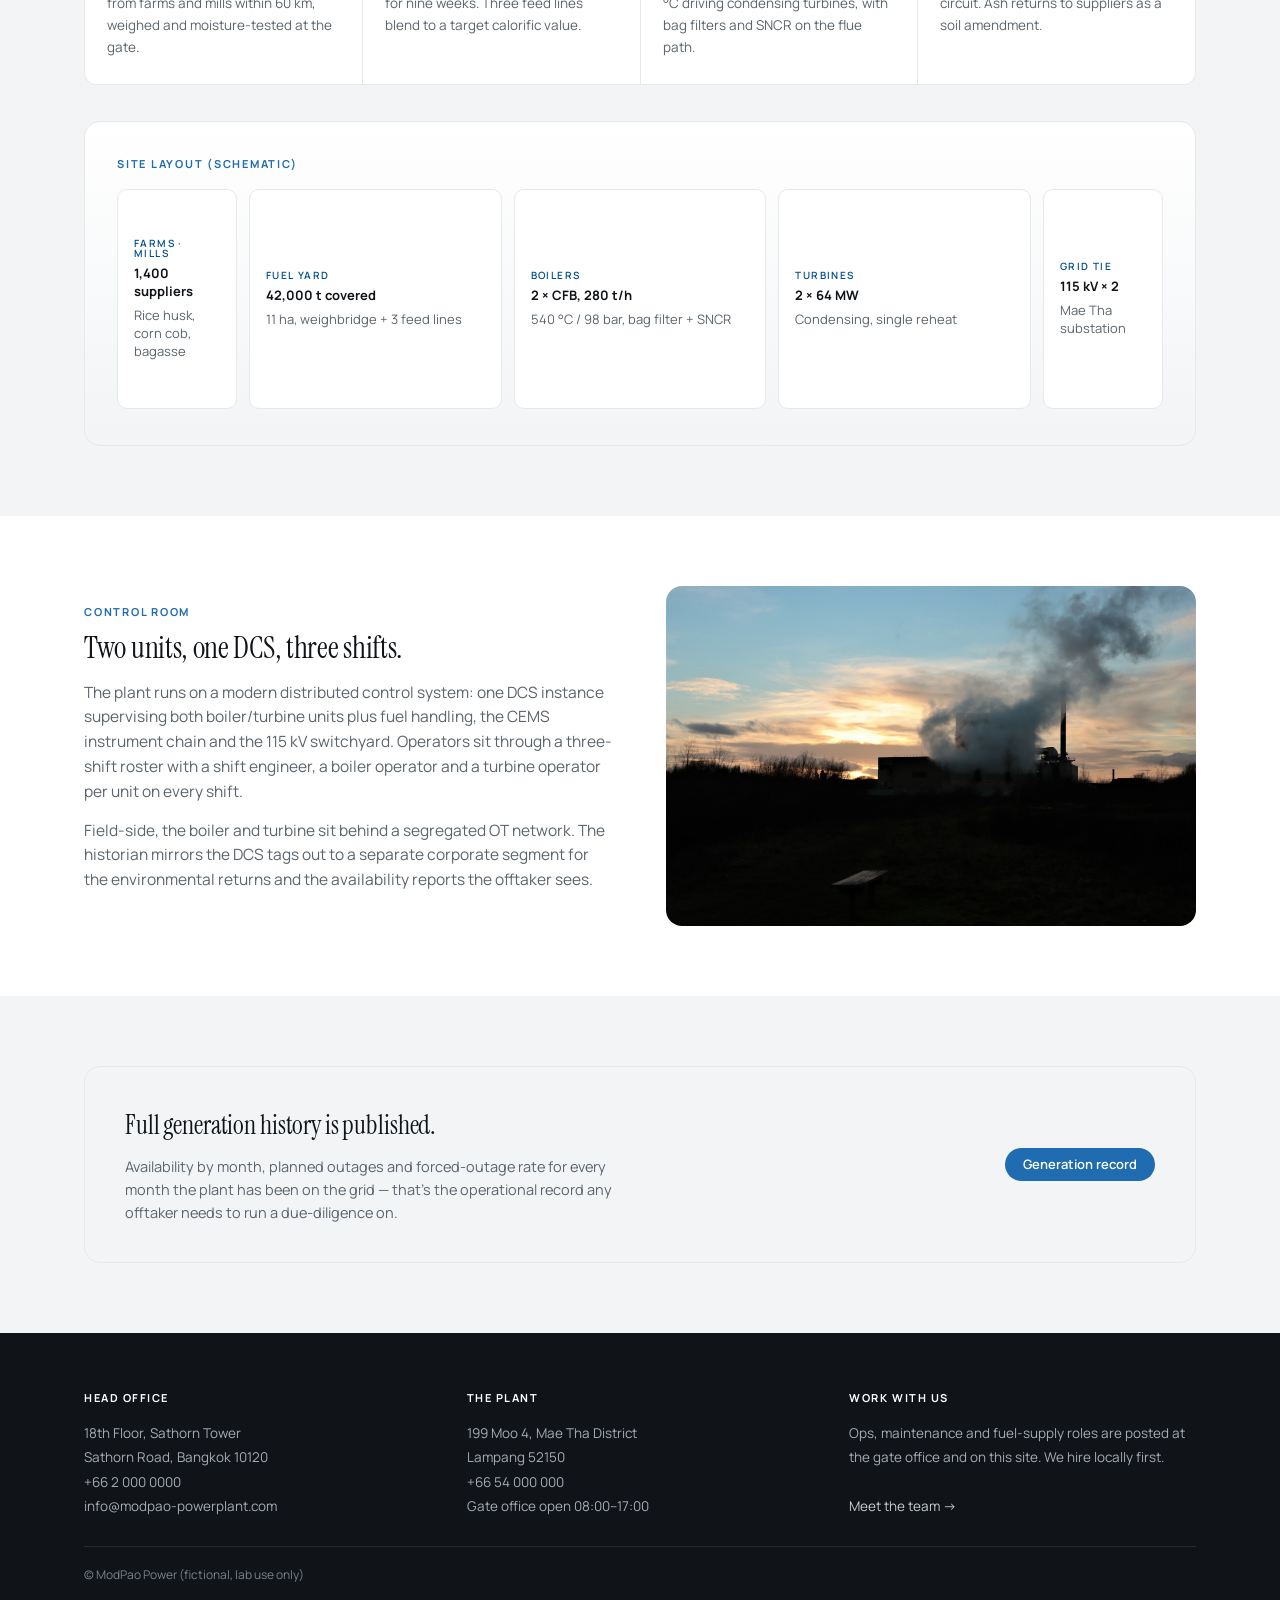
<file: plant.html>
<!doctype html>
<html lang="en"><head><meta charset="utf-8">
<meta name="viewport" content="width=device-width, initial-scale=1">
<title>The plant — ModPao Power</title>
<link rel="icon" type="image/svg+xml" href="/favicon.svg">
<link rel="preconnect" href="https://fonts.googleapis.com"><link rel="preconnect" href="https://fonts.gstatic.com" crossorigin>
<link href="https://fonts.googleapis.com/css2?family=Instrument+Serif:ital@0;1&family=Manrope:wght@400;500;600;700;800&display=swap" rel="stylesheet">
<link rel="stylesheet" href="/site.css">
<style>
.process{display:grid;grid-template-columns:repeat(4,1fr);gap:1px;background:var(--line);border:1px solid var(--line);border-radius:12px;overflow:hidden;margin-top:26px}
.process > div{background:#fff;padding:26px 22px;display:flex;flex-direction:column;gap:10px}
.process .n{font:400 40px/1 'Instrument Serif',serif;color:var(--blue-d)}
.process h3{margin:0;font-family:Manrope,sans-serif;font-weight:700;font-size:15.5px}
.process p{margin:0;color:var(--mut);font-size:13.5px;line-height:1.6}
@media(max-width:860px){.process{grid-template-columns:1fr}}
.layout{border:1px solid var(--line);border-radius:16px;background:linear-gradient(180deg,#fff,var(--bg2));padding:36px 32px;margin-top:36px}
.layout .diagram{display:grid;grid-template-columns:120px 1fr 1fr 1fr 120px;gap:12px;align-items:stretch;min-height:220px}
.layout .box{border:1px solid var(--line);background:#fff;border-radius:10px;padding:18px 16px;display:flex;flex-direction:column;justify-content:center;gap:6px;font-size:13px;line-height:1.4}
.layout .box .cap{font:600 10px/1 Manrope,sans-serif;letter-spacing:.14em;color:var(--blue-d);text-transform:uppercase}
.layout .box .n{font-weight:700}
.layout .box.narrow{grid-row:1/span 1}
.layout .arr{display:flex;align-items:center;justify-content:center;color:var(--blue-d);font-size:22px}
@media(max-width:860px){.layout .diagram{grid-template-columns:1fr}}
</style></head><body>

<header class="site"><div class="bar">
  <a class="word" href="/index.html">ModPao<span class="sub">Power · Lampang</span></a>
  <nav class="site">
    <a href="/index.html">Home</a>
    <a href="/about.html">About us</a>
    <a class="current" href="/plant.html">The plant</a>
    <a href="/generation.html">Generation</a>
    <a href="/fuel.html">Fuel supply</a>
    <a href="/environment.html">Environment</a>
    <a href="/buy.html">Buy power</a>
    <a href="/news.html">News</a>
  </nav>
  <a class="pill" href="/buy.html">Request a quote</a>
</div></header>

<div class="phero-img">
  <img src="/img/plant-exterior.jpg" alt="ModPao plant, boiler house and stack">
  <div class="overlay"><div class="wrap">
    <div class="eyebrow">The plant</div>
    <h1>Two circulating fluidised-bed units on 46 hectares.</h1>
  </div></div>
</div>

<section class="pane">
  <div class="wrap"><div class="grid2 split">
    <div>
      <h2>Technical specification</h2>
      <p class="lede">Two independently dispatchable units, sized to the fuel catchment. The design margin is narrow on capacity and wide on emissions — the reverse of an early-generation biomass plant.</p>
      <ul class="dlist">
        <li><span>Installed capacity</span><b>128 MW gross · 118 MW net</b></li>
        <li><span>Units</span><b>2 × 64 MW, independently dispatchable</b></li>
        <li><span>Boiler</span><b>Circulating fluidised bed, 2 × 280 t/h</b></li>
        <li><span>Steam conditions</span><b>540 °C / 98 bar</b></li>
        <li><span>Turbine</span><b>Condensing, single reheat</b></li>
        <li><span>Cooling</span><b>Mechanical draught, closed circuit</b></li>
        <li><span>Grid connection</span><b>115 kV double circuit to Mae Tha substation</b></li>
        <li><span>Emissions control</span><b>Bag filter + SNCR, CEMS on both stacks</b></li>
        <li><span>Fuel handling</span><b>Covered storage 42,000 t · 3 feed lines</b></li>
        <li><span>Site area</span><b>46 ha, including 11 ha fuel yard</b></li>
        <li><span>Commercial operation</span><b>Unit 1 — Mar 2016 · Unit 2 — Nov 2016</b></li>
        <li><span>Offtake</span><b>25-year PPA, first tranche to Jun 2027</b></li>
      </ul>
    </div>
    <div>
      <div class="ph" style="height:280px"><img src="/img/plant-detail.jpg" alt="Boiler and stack detail"></div>
      <div style="border:1px solid var(--line);background:var(--bg2);padding:22px 20px;border-radius:12px;margin-top:20px">
        <div class="eyebrow">Why CFB, not stoker</div>
        <p style="margin:0;color:var(--mut);font-size:13.5px;line-height:1.7">Circulating fluidised bed handles the mixed rice-husk / corn-cob / bagasse blend
        the local supply chain actually produces, tolerates fuel moisture up to 45%, and
        keeps NOx down without post-combustion catalyst. The plant was specified around
        the fuel it would burn, not around a Western wood-pellet baseline.</p>
      </div>
    </div>
  </div></div>
</section>

<section class="pane band">
  <div class="wrap">
    <h2>From residue to grid</h2>
    <p class="lede">Four steps from the field to the substation. Everything on the plant is instrumented, and everything the CEMS sees is on the Environment page.</p>
    <div class="process">
      <div>
        <div class="n">01</div>
        <h3>Collection</h3>
        <p>Residue is bought at a posted price from farms and mills within 60 km, weighed and moisture-tested at the gate.</p>
      </div>
      <div>
        <div class="n">02</div>
        <h3>Storage &amp; feed</h3>
        <p>42,000 tonnes under cover, enough for nine weeks. Three feed lines blend to a target calorific value.</p>
      </div>
      <div>
        <div class="n">03</div>
        <h3>Combustion &amp; steam</h3>
        <p>Two CFB boilers raise steam at 540 °C driving condensing turbines, with bag filters and SNCR on the flue path.</p>
      </div>
      <div>
        <div class="n">04</div>
        <h3>Dispatch &amp; return</h3>
        <p>Power exports on the 115 kV double circuit. Ash returns to suppliers as a soil amendment.</p>
      </div>
    </div>

    <div class="layout">
      <div class="eyebrow">Site layout (schematic)</div>
      <div class="diagram" style="margin-top:20px">
        <div class="box">
          <span class="cap">Farms · Mills</span>
          <span class="n">1,400 suppliers</span>
          <span style="color:var(--mut)">Rice husk, corn cob, bagasse</span>
        </div>
        <div class="box">
          <span class="cap">Fuel yard</span>
          <span class="n">42,000 t covered</span>
          <span style="color:var(--mut)">11 ha, weighbridge + 3 feed lines</span>
        </div>
        <div class="box">
          <span class="cap">Boilers</span>
          <span class="n">2 × CFB, 280 t/h</span>
          <span style="color:var(--mut)">540 °C / 98 bar, bag filter + SNCR</span>
        </div>
        <div class="box">
          <span class="cap">Turbines</span>
          <span class="n">2 × 64 MW</span>
          <span style="color:var(--mut)">Condensing, single reheat</span>
        </div>
        <div class="box">
          <span class="cap">Grid tie</span>
          <span class="n">115 kV × 2</span>
          <span style="color:var(--mut)">Mae Tha substation</span>
        </div>
      </div>
    </div>
  </div>
</section>

<section class="pane">
  <div class="wrap"><div class="grid2 center">
    <div>
      <div class="eyebrow">Control room</div>
      <h2>Two units, one DCS, three shifts.</h2>
      <p>The plant runs on a modern distributed control system: one DCS instance
      supervising both boiler/turbine units plus fuel handling, the CEMS instrument
      chain and the 115&nbsp;kV switchyard. Operators sit through a three-shift roster
      with a shift engineer, a boiler operator and a turbine operator per unit on
      every shift.</p>
      <p>Field-side, the boiler and turbine sit behind a segregated OT network. The
      historian mirrors the DCS tags out to a separate corporate segment for the
      environmental returns and the availability reports the offtaker sees.</p>
    </div>
    <div class="ph"><img src="/img/plant-dusk.jpg" alt="Plant at dusk, control-room lit from within"></div>
  </div></div>
</section>

<section class="pane band">
  <div class="wrap">
    <div class="cta-banner">
      <div>
        <h3>Full generation history is published.</h3>
        <p>Availability by month, planned outages and forced-outage rate for every month
        the plant has been on the grid — that's the operational record any offtaker needs
        to run a due-diligence on.</p>
      </div>
      <a class="pill" href="/generation.html">Generation record</a>
    </div>
  </div>
</section>

<footer class="site">
  <div class="wrap">
    <div class="grid3">
      <div><h4>Head office</h4><p>18th Floor, Sathorn Tower<br>Sathorn Road, Bangkok 10120<br>+66 2 000 0000<br>info@modpao-powerplant.com</p></div>
      <div><h4>The plant</h4><p>199 Moo 4, Mae Tha District<br>Lampang 52150<br>+66 54 000 000<br>Gate office open 08:00–17:00</p></div>
      <div><h4>Work with us</h4><p>Ops, maintenance and fuel-supply roles are posted at the gate office and on this site. We hire locally first.<br><br><a href="/team.html">Meet the team →</a></p></div>
    </div>
    <div class="fbottom">© ModPao Power (fictional, lab use only)</div>
  </div>
</footer>
</body></html>
</file>
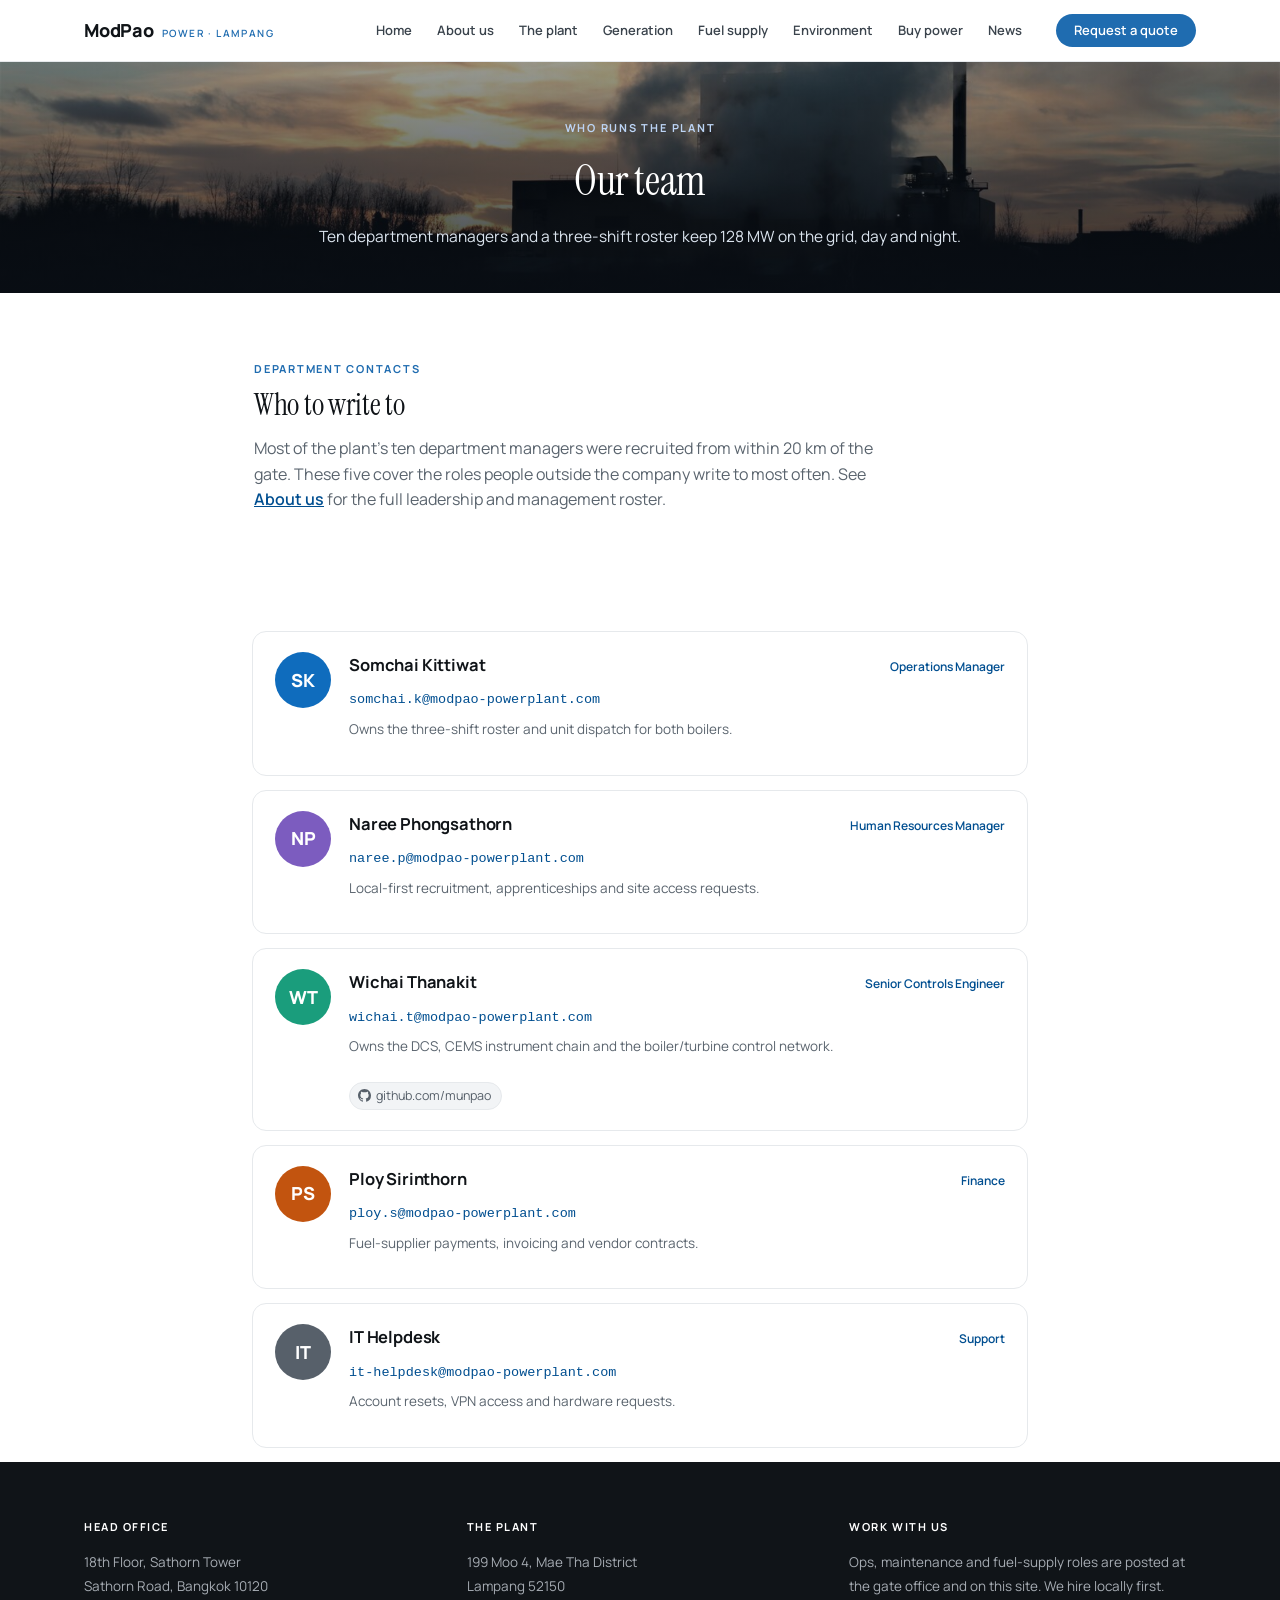
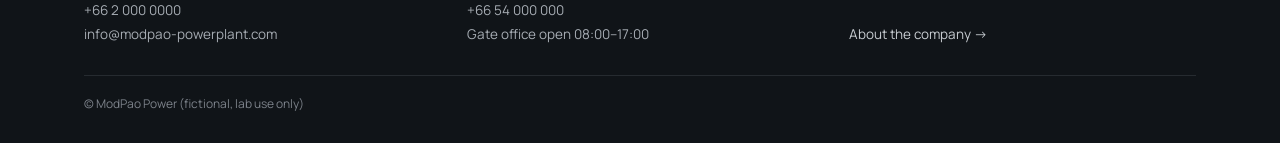
<file: team.html>
<!doctype html>
<html lang="en"><head><meta charset="utf-8">
<meta name="viewport" content="width=device-width, initial-scale=1">
<title>Our Team — ModPao Power</title>
<link rel="icon" type="image/svg+xml" href="/favicon.svg">
<link rel="preconnect" href="https://fonts.googleapis.com"><link rel="preconnect" href="https://fonts.gstatic.com" crossorigin>
<link href="https://fonts.googleapis.com/css2?family=Instrument+Serif:ital@0;1&family=Manrope:wght@400;500;600;700;800&display=swap" rel="stylesheet">
<link rel="stylesheet" href="/site.css">
<style>
.team-hero{padding:60px 22px 44px;text-align:center;color:#fff;
  background:linear-gradient(180deg,rgba(10,16,24,.42),rgba(10,16,24,.78)),url(/img/plant-dusk.jpg) center/cover no-repeat}
.team-hero .eyebrow{color:#bcd4f5;justify-content:center}
.team-hero h1{font-family:'Instrument Serif',Georgia,serif;font-weight:400;font-size:42px;margin:0 0 10px}
.team-hero p{color:#dbe4ee;margin:0;font-size:15.5px}
.team-hero .tag{margin-top:14px}
.people{max-width:820px;margin:0 auto;padding:0 22px}
.person{display:flex;gap:18px;border:1px solid var(--line);border-radius:14px;padding:20px 22px;margin:14px 0;background:#fff}
.person:hover{box-shadow:0 8px 24px rgba(16,20,24,.06)}
.av{width:56px;height:56px;border-radius:50%;flex:none;display:flex;align-items:center;justify-content:center;font-weight:800;font-size:18px;color:#fff}
.info{flex:1;min-width:0}
.info .top{display:flex;justify-content:space-between;align-items:baseline;flex-wrap:wrap;gap:6px}
.info h3{margin:0;font-size:16.5px;font-family:Manrope,sans-serif;font-weight:700}
.role{color:var(--blue-d);font:600 12px/1 Manrope,sans-serif}
.mail-line{margin-top:7px}
a.mail-lnk{color:var(--blue-d);text-decoration:none;font-size:13.5px;font-family:ui-monospace,Consolas,monospace}
.bio{color:var(--mut);font-size:13.5px;margin-top:8px;line-height:1.6}
.hh{display:inline-flex;align-items:center;gap:5px;margin-top:10px;font-size:12.5px;color:#57606a;background:var(--bg2);border:1px solid var(--line);border-radius:20px;padding:3px 10px 3px 8px;text-decoration:none}
.hh svg{flex:none}
a.hh:hover{background:var(--line);color:var(--ink)}
</style></head><body>

<header class="site"><div class="bar">
  <a class="word" href="/index.html">ModPao<span class="sub">Power · Lampang</span></a>
  <nav class="site">
    <a href="/index.html">Home</a>
    <a href="/about.html">About us</a>
    <a href="/plant.html">The plant</a>
    <a href="/generation.html">Generation</a>
    <a href="/fuel.html">Fuel supply</a>
    <a href="/environment.html">Environment</a>
    <a href="/buy.html">Buy power</a>
    <a href="/news.html">News</a>
  </nav>
  <a class="pill" href="/buy.html">Request a quote</a>
</div></header>

<section class="team-hero">
  <div class="eyebrow">Who runs the plant</div>
  <h1>Our team</h1>
  <p>Ten department managers and a three-shift roster keep 128 MW on the grid, day and night.</p>
</section>

<section class="pane">
  <div class="wrap" style="max-width:820px">
    <div class="eyebrow">Department contacts</div>
    <h2>Who to write to</h2>
    <p class="lede">Most of the plant's ten department managers were recruited from within
    20&nbsp;km of the gate. These five cover the roles people outside the company write to
    most often. See <a href="/about.html#leadership" style="color:var(--blue-d);font-weight:600">About us</a>
    for the full leadership and management roster.</p>
  </div>
</section>

<div class="people">

  <div class="person">
    <div class="av" style="background:#0f6cbd">SK</div>
    <div class="info">
      <div class="top"><h3>Somchai Kittiwat</h3><span class="role">Operations Manager</span></div>
      <div class="mail-line"><a class="mail-lnk" href="mailto:somchai.k@modpao-powerplant.com">somchai.k@modpao-powerplant.com</a></div>
      <p class="bio">Owns the three-shift roster and unit dispatch for both boilers.</p>
    </div>
  </div>

  <div class="person">
    <div class="av" style="background:#7c5cbf">NP</div>
    <div class="info">
      <div class="top"><h3>Naree Phongsathorn</h3><span class="role">Human Resources Manager</span></div>
      <div class="mail-line"><a class="mail-lnk" href="mailto:naree.p@modpao-powerplant.com">naree.p@modpao-powerplant.com</a></div>
      <p class="bio">Local-first recruitment, apprenticeships and site access requests.</p>
    </div>
  </div>

  <div class="person">
    <div class="av" style="background:#1a9d7c">WT</div>
    <div class="info">
      <div class="top"><h3>Wichai Thanakit</h3><span class="role">Senior Controls Engineer</span></div>
      <div class="mail-line"><a class="mail-lnk" href="mailto:wichai.t@modpao-powerplant.com">wichai.t@modpao-powerplant.com</a></div>
      <p class="bio">Owns the DCS, CEMS instrument chain and the boiler/turbine control network.</p>
      <a class="hh" href="https://github.com/munpao" target="_blank" rel="noopener">
        <svg width="13" height="13" viewBox="0 0 16 16" fill="#57606a"><path d="M8 0C3.58 0 0 3.58 0 8c0 3.54 2.29 6.53 5.47 7.59.4.07.55-.17.55-.38 0-.19-.01-.82-.01-1.49-2.01.37-2.53-.49-2.69-.94-.09-.23-.48-.94-.82-1.13-.28-.15-.68-.52-.01-.53.63-.01 1.08.58 1.23.82.72 1.21 1.87.87 2.33.66.07-.52.28-.87.51-1.07-1.78-.2-3.64-.89-3.64-3.95 0-.87.31-1.59.82-2.15-.08-.2-.36-1.02.08-2.12 0 0 .67-.21 2.2.82.64-.18 1.32-.27 2-.27.68 0 1.36.09 2 .27 1.53-1.04 2.2-.82 2.2-.82.44 1.1.16 1.92.08 2.12.51.56.82 1.27.82 2.15 0 3.07-1.87 3.75-3.65 3.95.29.25.54.73.54 1.48 0 1.07-.01 1.93-.01 2.2 0 .21.15.46.55.38A8.01 8.01 0 0 0 16 8c0-4.42-3.58-8-8-8z"/></svg>
        github.com/munpao
      </a>
    </div>
  </div>

  <div class="person">
    <div class="av" style="background:#c2540f">PS</div>
    <div class="info">
      <div class="top"><h3>Ploy Sirinthorn</h3><span class="role">Finance</span></div>
      <div class="mail-line"><a class="mail-lnk" href="mailto:ploy.s@modpao-powerplant.com">ploy.s@modpao-powerplant.com</a></div>
      <p class="bio">Fuel-supplier payments, invoicing and vendor contracts.</p>
    </div>
  </div>

  <div class="person">
    <div class="av" style="background:#57606a">IT</div>
    <div class="info">
      <div class="top"><h3>IT Helpdesk</h3><span class="role">Support</span></div>
      <div class="mail-line"><a class="mail-lnk" href="mailto:it-helpdesk@modpao-powerplant.com">it-helpdesk@modpao-powerplant.com</a></div>
      <p class="bio">Account resets, VPN access and hardware requests.</p>
    </div>
  </div>

</div>

<footer class="site">
  <div class="wrap">
    <div class="grid3">
      <div><h4>Head office</h4><p>18th Floor, Sathorn Tower<br>Sathorn Road, Bangkok 10120<br>+66 2 000 0000<br>info@modpao-powerplant.com</p></div>
      <div><h4>The plant</h4><p>199 Moo 4, Mae Tha District<br>Lampang 52150<br>+66 54 000 000<br>Gate office open 08:00–17:00</p></div>
      <div><h4>Work with us</h4><p>Ops, maintenance and fuel-supply roles are posted at the gate office and on this site. We hire locally first.<br><br><a href="/about.html">About the company →</a></p></div>
    </div>
    <div class="fbottom">© ModPao Power (fictional, lab use only)</div>
  </div>
</footer>
</body></html>
</file>
<file: site.css>
/* ModPao Power — public site shared styles (light "1c" system) */
:root{
  --blue:oklch(.52 .13 250);--blue-d:oklch(.42 .13 250);
  --ink:#101418;--mut:#5a646e;--bg2:#f2f4f6;--line:#e6e9ec;
  --ok:#1a7a4b;--warn:#a67300;--danger:#a83232;
}
*{box-sizing:border-box}
html{scroll-behavior:smooth}
body{margin:0;font:16px/1.6 Manrope,system-ui,-apple-system,'Segoe UI','Noto Sans Thai',sans-serif;color:var(--ink);background:#fff}
h1,h2,h3,h4{font-family:'Instrument Serif',Georgia,serif;font-weight:400;letter-spacing:-.01em}
p{margin:0 0 14px}
a{color:inherit}
img{max-width:100%;display:block}
.wrap{max-width:1160px;margin:0 auto;padding:0 24px}

/* ---------- Header ---------- */
header.site{position:sticky;top:0;z-index:20;background:rgba(255,255,255,.94);backdrop-filter:blur(10px);border-bottom:1px solid var(--line)}
header.site .bar{max-width:1160px;margin:0 auto;padding:14px 24px;display:flex;align-items:center;gap:22px;flex-wrap:wrap}
.word{display:flex;align-items:baseline;gap:8px;font-weight:800;font-size:18px;letter-spacing:-.01em;text-decoration:none;color:var(--ink);flex:none}
.word .sub{font:600 10px/1 Manrope,sans-serif;letter-spacing:.14em;color:var(--blue);text-transform:uppercase}
nav.site{margin-left:auto;display:flex;align-items:center;gap:1px;flex-wrap:wrap}
nav.site a{text-decoration:none;font:600 13px/1 Manrope,sans-serif;color:#3a434c;padding:10px 12px;border-radius:6px;white-space:nowrap}
nav.site a:hover{background:var(--bg2)}
nav.site a.current{color:var(--blue-d);background:var(--bg2)}
.pill{padding:10px 18px;background:var(--blue);color:#fff;border-radius:999px;font:600 13px/1 Manrope,sans-serif;text-decoration:none;white-space:nowrap}
.pill:hover{background:var(--blue-d)}
.pill-o{padding:11px 20px;background:var(--bg2);color:var(--ink);border-radius:999px;text-decoration:none;font:600 13.5px/1 Manrope,sans-serif}
.pill-o:hover{background:var(--line)}

/* ---------- Tag ---------- */
.tag{display:inline-flex;align-items:center;gap:6px;background:#fff3cd;color:#7a5b00;border:1px solid #f0d98a;border-radius:6px;padding:3px 10px;font:700 11.5px/1.4 Manrope,sans-serif;letter-spacing:.02em}
.eyebrow{font:700 11px/1 Manrope,sans-serif;letter-spacing:.16em;color:var(--blue);text-transform:uppercase;margin-bottom:14px}

/* ---------- Page hero ---------- */
.phero{padding:60px 0 46px;border-bottom:1px solid var(--line)}
.phero h1{font-size:44px;line-height:1.08;margin:0 0 14px;max-width:22ch}
.phero .lede{color:var(--mut);font-size:16.5px;max-width:60ch;margin:0}
.phero-img{position:relative;height:340px;margin-bottom:10px;overflow:hidden}
.phero-img img{width:100%;height:100%;object-fit:cover}
.phero-img .overlay{position:absolute;inset:0;background:linear-gradient(180deg,rgba(16,20,24,.15),rgba(16,20,24,.55));display:flex;align-items:flex-end}
.phero-img .overlay > .wrap{width:100%;color:#fff;padding-bottom:34px}
.phero-img .overlay h1{color:#fff;font-size:46px;max-width:24ch;margin:0}
.phero-img .overlay .eyebrow{color:#bcd4f5}
@media(max-width:720px){.phero h1,.phero-img .overlay h1{font-size:34px}}

/* ---------- Pane ---------- */
section.pane{padding:70px 0}
section.pane.band{background:var(--bg2)}
.pane .grid2{display:grid;grid-template-columns:minmax(0,1fr) minmax(0,1fr);gap:52px;align-items:start}
.pane .grid2.center{align-items:center}
.pane .grid2.rev .ph{order:2}
.pane .grid2.split{grid-template-columns:minmax(0,1.15fr) minmax(0,.85fr)}
.pane h2{font-size:30px;margin:0 0 14px;line-height:1.14}
.pane h3{font-family:Manrope,sans-serif;font-weight:700;font-size:16px;letter-spacing:-.005em;margin:0 0 8px}
.pane p{color:var(--mut);font-size:15.5px;margin:0 0 14px;max-width:60ch}
.pane .lede{color:var(--mut);font-size:16px;max-width:64ch;margin:0 0 34px}
.ph{border-radius:16px;overflow:hidden;height:340px;background:var(--bg2)}
.ph img{width:100%;height:100%;object-fit:cover;display:block}
@media(max-width:860px){.pane .grid2,.pane .grid2.split{grid-template-columns:1fr}.pane .grid2.rev .ph{order:-1}.ph{height:240px}}

/* ---------- Data list ---------- */
.dlist{list-style:none;margin:16px 0 0;padding:0;border-top:1px solid var(--line)}
.dlist li{display:flex;justify-content:space-between;gap:16px;padding:11px 0;border-bottom:1px solid var(--line);font-size:14px}
.dlist li span{color:var(--mut)}
.dlist li b{font-weight:600;text-align:right}

/* ---------- Data table ---------- */
table.data{width:100%;border-collapse:collapse;font-size:14px}
table.data th,table.data td{padding:12px 14px;text-align:left;border-bottom:1px solid var(--line);vertical-align:top}
table.data th{font:600 11px/1 Manrope,sans-serif;letter-spacing:.12em;color:var(--mut);text-transform:uppercase;background:var(--bg2)}
table.data td.num{font-family:ui-monospace,Consolas,monospace;text-align:right}
table.data tbody tr:hover{background:var(--bg2)}

/* ---------- Stats strip ---------- */
.stats-strip{background:var(--bg2);border-top:1px solid var(--line);border-bottom:1px solid var(--line)}
.stats-strip .row{display:grid;grid-template-columns:repeat(3,1fr)}
.stats-strip .row.four{grid-template-columns:repeat(4,1fr)}
.stats-strip .cell{padding:26px 22px;text-align:center;border-right:1px solid var(--line)}
.stats-strip .cell:last-child{border-right:none}
.stats-strip .n{font:400 32px/1 'Instrument Serif',serif;color:var(--blue-d)}
.stats-strip .l{color:var(--mut);font-size:12.5px;margin-top:6px;line-height:1.4}
@media(max-width:640px){.stats-strip .row,.stats-strip .row.four{grid-template-columns:1fr}.stats-strip .cell{border-right:none;border-bottom:1px solid var(--line)}.stats-strip .cell:last-child{border-bottom:none}}

/* ---------- Card grids ---------- */
.cards{display:grid;grid-template-columns:repeat(3,1fr);gap:1px;background:var(--line);border:1px solid var(--line);border-radius:12px;overflow:hidden}
.cards.four{grid-template-columns:repeat(4,1fr)}
.cards.two{grid-template-columns:repeat(2,1fr)}
.cards > div{background:#fff;padding:24px 22px;display:flex;flex-direction:column;gap:8px}
.cards h3{margin:0}
.cards .eyebrow{margin:0 0 4px}
.cards p{color:var(--mut);font-size:13.5px;margin:0;line-height:1.6}
@media(max-width:860px){.cards,.cards.four,.cards.two{grid-template-columns:1fr}}

/* ---------- Timeline ---------- */
.timeline{border-top:1px solid var(--line)}
.timeline .row{display:grid;grid-template-columns:92px 230px 1fr;gap:24px;padding:20px 0;border-bottom:1px solid var(--line)}
.timeline .y{font:600 15px/1.3 ui-monospace,Consolas,monospace;color:var(--blue-d)}
.timeline .t{font-weight:600;font-size:15px}
.timeline .d{color:var(--mut);font-size:14.5px;line-height:1.65}
@media(max-width:720px){.timeline .row{grid-template-columns:70px 1fr;gap:12px}.timeline .d{grid-column:1/-1;padding-left:70px}.timeline .t{font-size:14.5px}}

/* ---------- Bar chart (SVG) ---------- */
.bars{display:grid;grid-template-columns:repeat(12,1fr);gap:8px;height:200px;align-items:end;padding:26px 0 0}
.bars .col{display:flex;flex-direction:column;justify-content:flex-end;gap:8px;height:100%}
.bars .col .v{font:600 10px/1 ui-monospace,Consolas,monospace;color:var(--mut);text-align:center}
.bars .col .b{width:100%;background:var(--blue);border-radius:2px 2px 0 0}
.bars .col .b.dim{background:var(--line)}
.bars .col .m{font:600 10px/1 ui-monospace,Consolas,monospace;letter-spacing:.06em;color:var(--mut);text-align:center;text-transform:uppercase}

/* ---------- Progress meter ---------- */
.meter{display:flex;align-items:center;gap:14px}
.meter .label{flex:none;width:180px;font-size:13.5px}
.meter .track{flex:1;height:8px;background:var(--line);border-radius:2px;overflow:hidden;position:relative}
.meter .fill{position:absolute;inset:0 auto 0 0;background:var(--blue)}
.meter .val{flex:none;width:70px;text-align:right;font:600 13px/1 ui-monospace,Consolas,monospace;color:var(--mut)}

/* ---------- News list ---------- */
.newslist{border-top:1px solid var(--line)}
.newslist a.item{display:grid;grid-template-columns:200px 1fr;gap:28px;padding:22px 0;border-bottom:1px solid var(--line);text-decoration:none;color:var(--ink)}
.newslist a.item:hover{background:var(--bg2)}
.newslist .d{font:600 11px/1.4 Manrope,sans-serif;letter-spacing:.14em;color:var(--blue-d);text-transform:uppercase}
.newslist .t{font-size:17px;line-height:1.35;font-weight:600;margin:0 0 6px}
.newslist .s{color:var(--mut);font-size:14px;margin:0}
@media(max-width:720px){.newslist a.item{grid-template-columns:1fr;gap:8px}}

/* ---------- CTA banner ---------- */
.cta-banner{border:1px solid var(--line);background:var(--bg2);border-radius:16px;padding:38px 40px;display:flex;align-items:center;justify-content:space-between;gap:32px;flex-wrap:wrap}
.cta-banner h3{font-family:'Instrument Serif',serif;font-weight:400;font-size:26px;margin:0 0 8px;max-width:44ch}
.cta-banner p{color:var(--mut);font-size:14.5px;margin:0;max-width:56ch}

/* ---------- Footer ---------- */
footer.site{background:var(--ink);color:#c7ccd1;margin-top:0}
footer.site .grid3{display:grid;grid-template-columns:repeat(3,1fr);gap:36px;padding:56px 0 28px}
footer.site h4{color:#fff;font-family:Manrope,sans-serif;font-weight:700;font-size:11px;letter-spacing:.14em;text-transform:uppercase;margin:0 0 14px}
footer.site p{margin:0;font-size:13.5px;line-height:1.8;color:#a6acb3}
footer.site a{color:#c7ccd1;text-decoration:none}
footer.site a:hover{text-decoration:underline}
footer.site .fbottom{border-top:1px solid #262b30;padding:18px 0 30px;font-size:12px;color:#7c828a}
footer.site .fbottom a{color:#9aa0a7}
@media(max-width:760px){footer.site .grid3{grid-template-columns:1fr;padding:40px 0 10px}}
</file>
